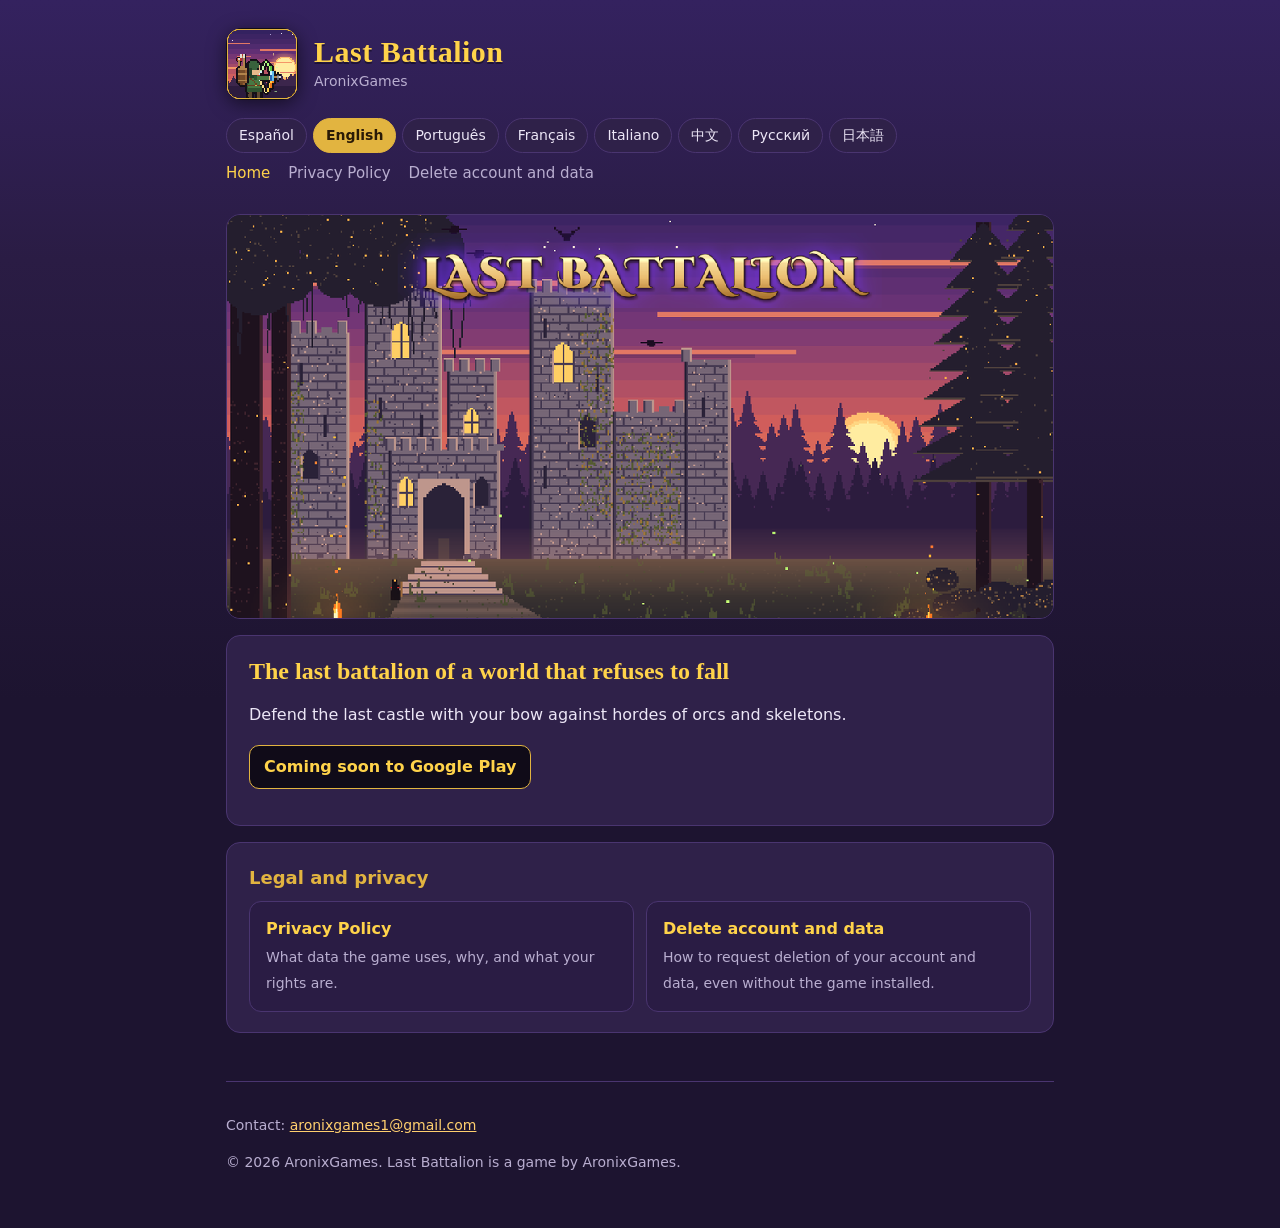
<file: index.html>
<!doctype html>
<html lang="es"><head><meta charset="utf-8"><meta name="viewport" content="width=device-width,initial-scale=1">
<title>Last Battalion · AronixGames</title>
<meta name="description" content="Last Battalion · AronixGames">
<link rel="icon" href="img/icono.png"><link rel="stylesheet" href="estilo.css"></head>
<body><div class="envoltura">
<header><a class="marca" href="index.html"><img src="img/icono.png" alt="Last Battalion"><div><h1>Last Battalion</h1><p>AronixGames</p></div></a>
<nav class="idiomas" aria-label="Idioma / Language"><button type="button" data-l="es" class=on>Español</button><button type="button" data-l="en">English</button><button type="button" data-l="pt">Português</button><button type="button" data-l="fr">Français</button><button type="button" data-l="it">Italiano</button><button type="button" data-l="zh">中文</button><button type="button" data-l="ru">Русский</button><button type="button" data-l="ja">日本語</button></nav>
<nav class="menu"><div class="l on" data-l="es" lang="es"><a data-p="index.html" href="index.html" class=on>Inicio</a><a data-p="privacidad.html" href="privacidad.html">Política de privacidad</a><a data-p="borrar-cuenta.html" href="borrar-cuenta.html">Borrar cuenta y datos</a></div><div class="l" data-l="en" lang="en"><a data-p="index.html" href="index.html" class=on>Home</a><a data-p="privacidad.html" href="privacidad.html">Privacy Policy</a><a data-p="borrar-cuenta.html" href="borrar-cuenta.html">Delete account and data</a></div><div class="l" data-l="pt" lang="pt-BR"><a data-p="index.html" href="index.html" class=on>Início</a><a data-p="privacidad.html" href="privacidad.html">Política de privacidade</a><a data-p="borrar-cuenta.html" href="borrar-cuenta.html">Excluir conta e dados</a></div><div class="l" data-l="fr" lang="fr"><a data-p="index.html" href="index.html" class=on>Accueil</a><a data-p="privacidad.html" href="privacidad.html">Politique de confidentialité</a><a data-p="borrar-cuenta.html" href="borrar-cuenta.html">Supprimer le compte et les données</a></div><div class="l" data-l="it" lang="it"><a data-p="index.html" href="index.html" class=on>Home</a><a data-p="privacidad.html" href="privacidad.html">Informativa sulla privacy</a><a data-p="borrar-cuenta.html" href="borrar-cuenta.html">Elimina account e dati</a></div><div class="l" data-l="zh" lang="zh-CN"><a data-p="index.html" href="index.html" class=on>首页</a><a data-p="privacidad.html" href="privacidad.html">隐私政策</a><a data-p="borrar-cuenta.html" href="borrar-cuenta.html">删除账号和数据</a></div><div class="l" data-l="ru" lang="ru"><a data-p="index.html" href="index.html" class=on>Главная</a><a data-p="privacidad.html" href="privacidad.html">Политика конфиденциальности</a><a data-p="borrar-cuenta.html" href="borrar-cuenta.html">Удаление аккаунта и данных</a></div><div class="l" data-l="ja" lang="ja"><a data-p="index.html" href="index.html" class=on>ホーム</a><a data-p="privacidad.html" href="privacidad.html">プライバシーポリシー</a><a data-p="borrar-cuenta.html" href="borrar-cuenta.html">アカウントとデータの削除</a></div></nav></header>
<main><div class="l on" data-l="es" lang="es"><img class="cabecera" src="img/cabecera.png" alt="Last Battalion"><div class="tarjeta"><h2>El último batallón de un mundo que se niega a caer</h2><p>Defiende el último castillo con tu arco ante hordas de orcos y esqueletos.</p><p><span class="pronto">Próximamente en Google Play</span></p></div><div class="tarjeta"><h3>Información legal y privacidad</h3><div class="enlaces"><a data-p="privacidad.html" href="privacidad.html"><b>Política de privacidad</b><span>Qué datos usa el juego, para qué y cuáles son tus derechos.</span></a><a data-p="borrar-cuenta.html" href="borrar-cuenta.html"><b>Borrar cuenta y datos</b><span>Cómo pedir que se borren tu cuenta y tus datos, incluso sin tener el juego instalado.</span></a></div></div></div><div class="l" data-l="en" lang="en"><img class="cabecera" src="img/cabecera.png" alt="Last Battalion"><div class="tarjeta"><h2>The last battalion of a world that refuses to fall</h2><p>Defend the last castle with your bow against hordes of orcs and skeletons.</p><p><span class="pronto">Coming soon to Google Play</span></p></div><div class="tarjeta"><h3>Legal and privacy</h3><div class="enlaces"><a data-p="privacidad.html" href="privacidad.html"><b>Privacy Policy</b><span>What data the game uses, why, and what your rights are.</span></a><a data-p="borrar-cuenta.html" href="borrar-cuenta.html"><b>Delete account and data</b><span>How to request deletion of your account and data, even without the game installed.</span></a></div></div></div><div class="l" data-l="pt" lang="pt-BR"><img class="cabecera" src="img/cabecera.png" alt="Last Battalion"><div class="tarjeta"><h2>O último batalhão de um mundo que se recusa a cair</h2><p>Defenda o último castelo com seu arco contra hordas de orcs e esqueletos.</p><p><span class="pronto">Em breve no Google Play</span></p></div><div class="tarjeta"><h3>Informações legais e privacidade</h3><div class="enlaces"><a data-p="privacidad.html" href="privacidad.html"><b>Política de privacidade</b><span>Quais dados o jogo usa, para quê e quais são os seus direitos.</span></a><a data-p="borrar-cuenta.html" href="borrar-cuenta.html"><b>Excluir conta e dados</b><span>Como pedir a exclusão da sua conta e dos seus dados, mesmo sem o jogo instalado.</span></a></div></div></div><div class="l" data-l="fr" lang="fr"><img class="cabecera" src="img/cabecera.png" alt="Last Battalion"><div class="tarjeta"><h2>Le dernier bataillon d'un monde qui refuse de tomber</h2><p>Défendez le dernier château à l'arc face aux hordes d'orcs et de squelettes.</p><p><span class="pronto">Bientôt sur Google Play</span></p></div><div class="tarjeta"><h3>Informations légales et confidentialité</h3><div class="enlaces"><a data-p="privacidad.html" href="privacidad.html"><b>Politique de confidentialité</b><span>Quelles données le jeu utilise, pourquoi, et quels sont tes droits.</span></a><a data-p="borrar-cuenta.html" href="borrar-cuenta.html"><b>Supprimer le compte et les données</b><span>Comment demander la suppression de ton compte et de tes données, même sans le jeu installé.</span></a></div></div></div><div class="l" data-l="it" lang="it"><img class="cabecera" src="img/cabecera.png" alt="Last Battalion"><div class="tarjeta"><h2>L'ultimo battaglione di un mondo che si rifiuta di cadere</h2><p>Difendi l'ultimo castello con il tuo arco dalle orde di orchi e scheletri.</p><p><span class="pronto">Presto su Google Play</span></p></div><div class="tarjeta"><h3>Note legali e privacy</h3><div class="enlaces"><a data-p="privacidad.html" href="privacidad.html"><b>Informativa sulla privacy</b><span>Quali dati usa il gioco, perché e quali sono i tuoi diritti.</span></a><a data-p="borrar-cuenta.html" href="borrar-cuenta.html"><b>Elimina account e dati</b><span>Come chiedere la cancellazione del tuo account e dei tuoi dati, anche senza il gioco installato.</span></a></div></div></div><div class="l" data-l="zh" lang="zh-CN"><img class="cabecera" src="img/cabecera.png" alt="Last Battalion"><div class="tarjeta"><h2>一个拒绝倒下的世界的最后一支军团</h2><p>手持长弓，守护最后的城堡，抵御兽人与骷髅大军。</p><p><span class="pronto">即将登陆 Google Play</span></p></div><div class="tarjeta"><h3>法律信息与隐私</h3><div class="enlaces"><a data-p="privacidad.html" href="privacidad.html"><b>隐私政策</b><span>游戏使用哪些数据、用途以及你的权利。</span></a><a data-p="borrar-cuenta.html" href="borrar-cuenta.html"><b>删除账号和数据</b><span>如何申请删除你的账号和数据，即使没有安装游戏也可以。</span></a></div></div></div><div class="l" data-l="ru" lang="ru"><img class="cabecera" src="img/cabecera.png" alt="Last Battalion"><div class="tarjeta"><h2>Последний батальон мира, который отказывается падать</h2><p>Защити последний замок своим луком от орд орков и скелетов.</p><p><span class="pronto">Скоро в Google Play</span></p></div><div class="tarjeta"><h3>Правовая информация и конфиденциальность</h3><div class="enlaces"><a data-p="privacidad.html" href="privacidad.html"><b>Политика конфиденциальности</b><span>Какие данные использует игра, зачем и какие у вас есть права.</span></a><a data-p="borrar-cuenta.html" href="borrar-cuenta.html"><b>Удаление аккаунта и данных</b><span>Как запросить удаление аккаунта и данных, даже без установленной игры.</span></a></div></div></div><div class="l" data-l="ja" lang="ja"><img class="cabecera" src="img/cabecera.png" alt="Last Battalion"><div class="tarjeta"><h2>倒れることを拒む世界、最後の大隊</h2><p>弓を手に、オークとスケルトンの大群から最後の城を守り抜け。</p><p><span class="pronto">Google Play で近日公開</span></p></div><div class="tarjeta"><h3>法的情報とプライバシー</h3><div class="enlaces"><a data-p="privacidad.html" href="privacidad.html"><b>プライバシーポリシー</b><span>ゲームが使用するデータ、その目的、お客様の権利について。</span></a><a data-p="borrar-cuenta.html" href="borrar-cuenta.html"><b>アカウントとデータの削除</b><span>ゲームをインストールしていなくても、アカウントとデータの削除を依頼する方法。</span></a></div></div></div></main>
<footer><div class="l on" data-l="es" lang="es"><p>Contacto: <a href="mailto:aronixgames1@gmail.com">aronixgames1@gmail.com</a></p><p>© 2026 AronixGames. Last Battalion es un juego de AronixGames.</p></div><div class="l" data-l="en" lang="en"><p>Contact: <a href="mailto:aronixgames1@gmail.com">aronixgames1@gmail.com</a></p><p>© 2026 AronixGames. Last Battalion is a game by AronixGames.</p></div><div class="l" data-l="pt" lang="pt-BR"><p>Contato: <a href="mailto:aronixgames1@gmail.com">aronixgames1@gmail.com</a></p><p>© 2026 AronixGames. Last Battalion é um jogo da AronixGames.</p></div><div class="l" data-l="fr" lang="fr"><p>Contact: <a href="mailto:aronixgames1@gmail.com">aronixgames1@gmail.com</a></p><p>© 2026 AronixGames. Last Battalion est un jeu d'AronixGames.</p></div><div class="l" data-l="it" lang="it"><p>Contatti: <a href="mailto:aronixgames1@gmail.com">aronixgames1@gmail.com</a></p><p>© 2026 AronixGames. Last Battalion è un gioco di AronixGames.</p></div><div class="l" data-l="zh" lang="zh-CN"><p>联系我们: <a href="mailto:aronixgames1@gmail.com">aronixgames1@gmail.com</a></p><p>© 2026 AronixGames。Last Battalion 是 AronixGames 出品的游戏。</p></div><div class="l" data-l="ru" lang="ru"><p>Контакты: <a href="mailto:aronixgames1@gmail.com">aronixgames1@gmail.com</a></p><p>© 2026 AronixGames. Last Battalion — игра от AronixGames.</p></div><div class="l" data-l="ja" lang="ja"><p>お問い合わせ: <a href="mailto:aronixgames1@gmail.com">aronixgames1@gmail.com</a></p><p>© 2026 AronixGames. Last Battalion は AronixGames のゲームです。</p></div></footer></div>
<script src="idioma.js"></script></body></html>
</file>
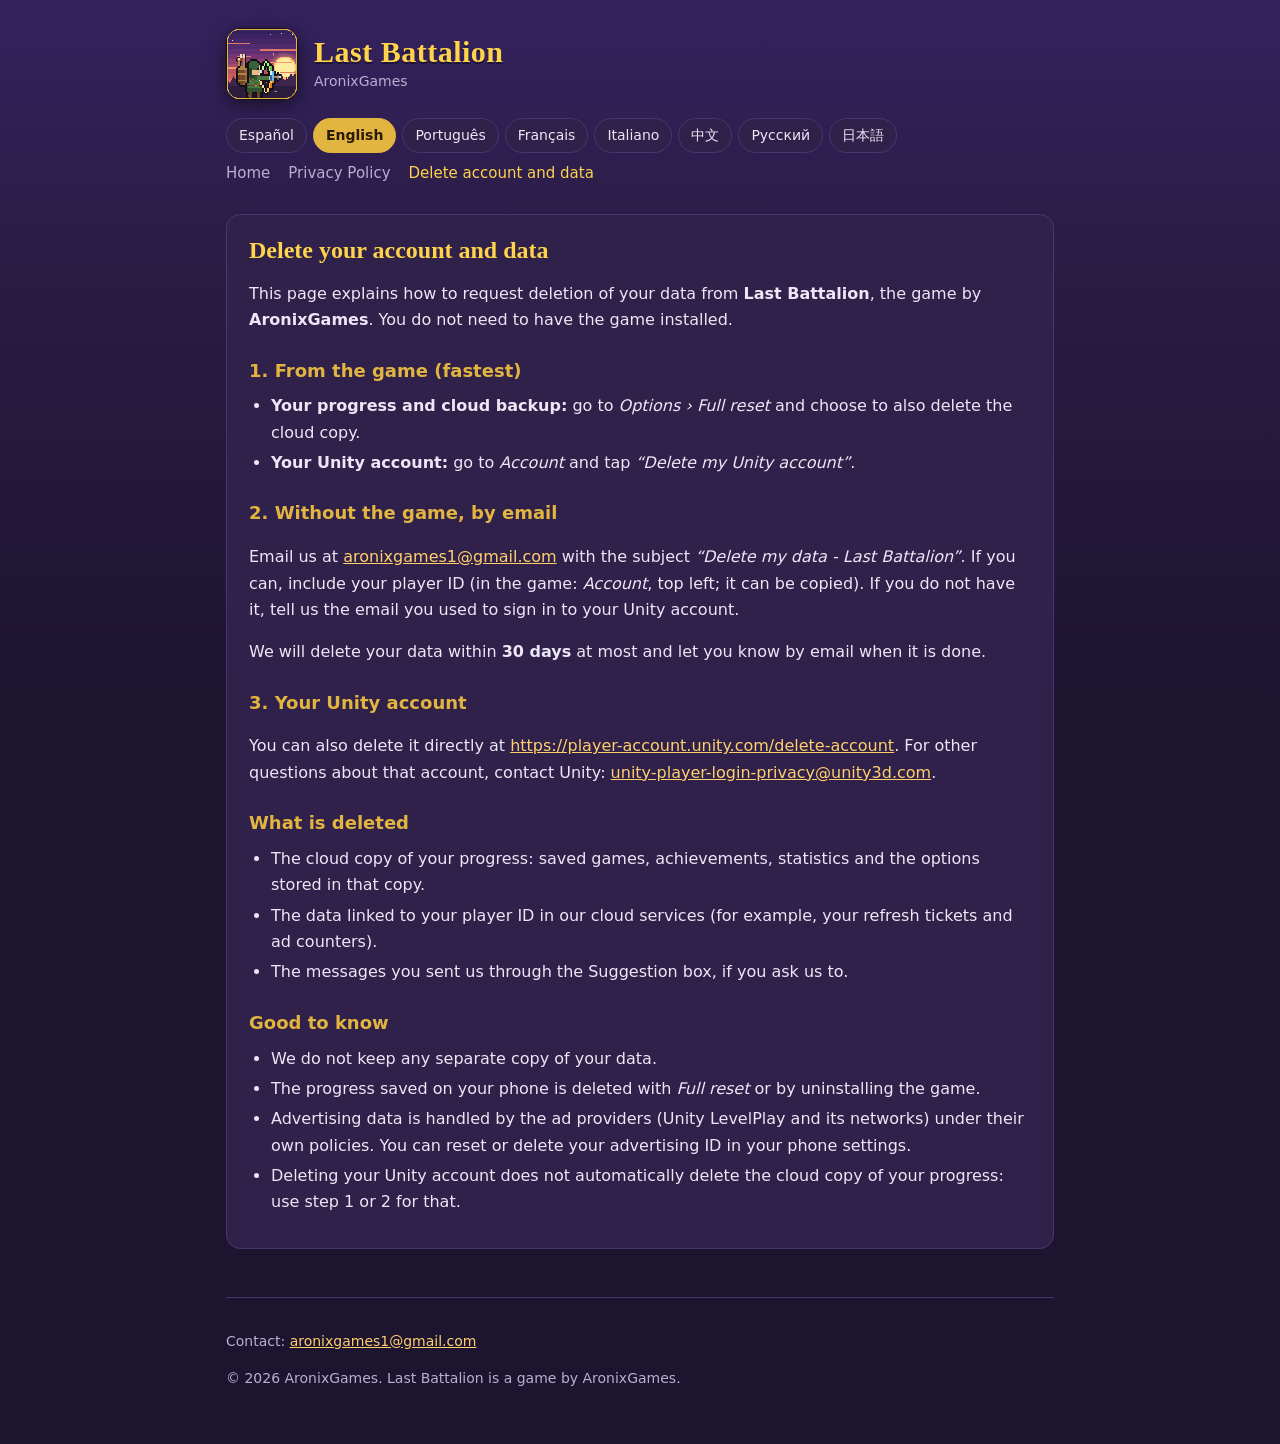
<file: borrar-cuenta.html>
<!doctype html>
<html lang="es"><head><meta charset="utf-8"><meta name="viewport" content="width=device-width,initial-scale=1">
<title>Borrar cuenta y datos · Last Battalion</title>
<meta name="description" content="Last Battalion · AronixGames">
<link rel="icon" href="img/icono.png"><link rel="stylesheet" href="estilo.css"></head>
<body><div class="envoltura">
<header><a class="marca" href="index.html"><img src="img/icono.png" alt="Last Battalion"><div><h1>Last Battalion</h1><p>AronixGames</p></div></a>
<nav class="idiomas" aria-label="Idioma / Language"><button type="button" data-l="es" class=on>Español</button><button type="button" data-l="en">English</button><button type="button" data-l="pt">Português</button><button type="button" data-l="fr">Français</button><button type="button" data-l="it">Italiano</button><button type="button" data-l="zh">中文</button><button type="button" data-l="ru">Русский</button><button type="button" data-l="ja">日本語</button></nav>
<nav class="menu"><div class="l on" data-l="es" lang="es"><a data-p="index.html" href="index.html">Inicio</a><a data-p="privacidad.html" href="privacidad.html">Política de privacidad</a><a data-p="borrar-cuenta.html" href="borrar-cuenta.html" class=on>Borrar cuenta y datos</a></div><div class="l" data-l="en" lang="en"><a data-p="index.html" href="index.html">Home</a><a data-p="privacidad.html" href="privacidad.html">Privacy Policy</a><a data-p="borrar-cuenta.html" href="borrar-cuenta.html" class=on>Delete account and data</a></div><div class="l" data-l="pt" lang="pt-BR"><a data-p="index.html" href="index.html">Início</a><a data-p="privacidad.html" href="privacidad.html">Política de privacidade</a><a data-p="borrar-cuenta.html" href="borrar-cuenta.html" class=on>Excluir conta e dados</a></div><div class="l" data-l="fr" lang="fr"><a data-p="index.html" href="index.html">Accueil</a><a data-p="privacidad.html" href="privacidad.html">Politique de confidentialité</a><a data-p="borrar-cuenta.html" href="borrar-cuenta.html" class=on>Supprimer le compte et les données</a></div><div class="l" data-l="it" lang="it"><a data-p="index.html" href="index.html">Home</a><a data-p="privacidad.html" href="privacidad.html">Informativa sulla privacy</a><a data-p="borrar-cuenta.html" href="borrar-cuenta.html" class=on>Elimina account e dati</a></div><div class="l" data-l="zh" lang="zh-CN"><a data-p="index.html" href="index.html">首页</a><a data-p="privacidad.html" href="privacidad.html">隐私政策</a><a data-p="borrar-cuenta.html" href="borrar-cuenta.html" class=on>删除账号和数据</a></div><div class="l" data-l="ru" lang="ru"><a data-p="index.html" href="index.html">Главная</a><a data-p="privacidad.html" href="privacidad.html">Политика конфиденциальности</a><a data-p="borrar-cuenta.html" href="borrar-cuenta.html" class=on>Удаление аккаунта и данных</a></div><div class="l" data-l="ja" lang="ja"><a data-p="index.html" href="index.html">ホーム</a><a data-p="privacidad.html" href="privacidad.html">プライバシーポリシー</a><a data-p="borrar-cuenta.html" href="borrar-cuenta.html" class=on>アカウントとデータの削除</a></div></nav></header>
<main><div class="l on" data-l="es" lang="es"><div class="tarjeta"><h2>Borrar tu cuenta y tus datos</h2><p>Aquí te explicamos cómo pedir que se borren tus datos de <b>Last Battalion</b>, el juego de <b>AronixGames</b>. No necesitas tener el juego instalado.</p><h3>1. Desde el juego (lo más rápido)</h3><ul><li><b>Tu progreso y la copia en la nube:</b> entra en <i>Opciones › Reinicio total</i> y elige borrar también la copia de la nube.</li><li><b>Tu cuenta Unity:</b> entra en <i>Cuenta</i> y pulsa <i>«Borrar mi cuenta Unity»</i>.</li></ul><h3>2. Sin el juego, por correo</h3><p>Escríbenos a <a href="mailto:aronixgames1@gmail.com?subject=Borrar%20mis%20datos%20-%20Last%20Battalion">aronixgames1@gmail.com</a> con el asunto <i>«Borrar mis datos - Last Battalion»</i>. Si puedes, incluye tu ID de jugador (en el juego: <i>Cuenta</i>, arriba a la izquierda; se puede copiar). Si no lo tienes, dinos el correo con el que iniciaste sesión en tu cuenta Unity.</p><p>Borraremos tus datos en un plazo máximo de <b>30 días</b> y te avisaremos por correo cuando esté hecho.</p><h3>3. Tu cuenta Unity</h3><p>También puedes borrarla directamente en <a href="https://player-account.unity.com/delete-account">https://player-account.unity.com/delete-account</a>. Para otras consultas sobre esa cuenta, escribe a Unity: <a href="mailto:unity-player-login-privacy@unity3d.com">unity-player-login-privacy@unity3d.com</a>.</p><h3>Qué se borra</h3><ul><li>La copia de tu progreso en la nube: partidas, logros, estadísticas y las opciones guardadas en esa copia.</li><li>Los datos ligados a tu ID de jugador en nuestros servicios en la nube (por ejemplo, tus tickets de refresco y los contadores de anuncios).</li><li>Los mensajes que nos hayas enviado con el buzón de Sugerencias, si nos lo pides.</li></ul><h3>Qué debes saber</h3><ul><li>No guardamos ninguna copia aparte de tus datos.</li><li>El progreso guardado en tu teléfono se borra con <i>Reinicio total</i> o al desinstalar el juego.</li><li>Los datos de publicidad los gestionan los proveedores de anuncios (Unity LevelPlay y sus redes) según sus propias políticas. Puedes restablecer o borrar el ID de publicidad desde los ajustes de tu teléfono.</li><li>Borrar tu cuenta Unity no borra automáticamente la copia de tu progreso en la nube: para eso usa el punto 1 o el 2.</li></ul></div></div><div class="l" data-l="en" lang="en"><div class="tarjeta"><h2>Delete your account and data</h2><p>This page explains how to request deletion of your data from <b>Last Battalion</b>, the game by <b>AronixGames</b>. You do not need to have the game installed.</p><h3>1. From the game (fastest)</h3><ul><li><b>Your progress and cloud backup:</b> go to <i>Options › Full reset</i> and choose to also delete the cloud copy.</li><li><b>Your Unity account:</b> go to <i>Account</i> and tap <i>“Delete my Unity account”</i>.</li></ul><h3>2. Without the game, by email</h3><p>Email us at <a href="mailto:aronixgames1@gmail.com?subject=Delete%20my%20data%20-%20Last%20Battalion">aronixgames1@gmail.com</a> with the subject <i>“Delete my data - Last Battalion”</i>. If you can, include your player ID (in the game: <i>Account</i>, top left; it can be copied). If you do not have it, tell us the email you used to sign in to your Unity account.</p><p>We will delete your data within <b>30 days</b> at most and let you know by email when it is done.</p><h3>3. Your Unity account</h3><p>You can also delete it directly at <a href="https://player-account.unity.com/delete-account">https://player-account.unity.com/delete-account</a>. For other questions about that account, contact Unity: <a href="mailto:unity-player-login-privacy@unity3d.com">unity-player-login-privacy@unity3d.com</a>.</p><h3>What is deleted</h3><ul><li>The cloud copy of your progress: saved games, achievements, statistics and the options stored in that copy.</li><li>The data linked to your player ID in our cloud services (for example, your refresh tickets and ad counters).</li><li>The messages you sent us through the Suggestion box, if you ask us to.</li></ul><h3>Good to know</h3><ul><li>We do not keep any separate copy of your data.</li><li>The progress saved on your phone is deleted with <i>Full reset</i> or by uninstalling the game.</li><li>Advertising data is handled by the ad providers (Unity LevelPlay and its networks) under their own policies. You can reset or delete your advertising ID in your phone settings.</li><li>Deleting your Unity account does not automatically delete the cloud copy of your progress: use step 1 or 2 for that.</li></ul></div></div><div class="l" data-l="pt" lang="pt-BR"><div class="tarjeta"><h2>Excluir sua conta e seus dados</h2><p>Aqui explicamos como pedir a exclusão dos seus dados do <b>Last Battalion</b>, o jogo da <b>AronixGames</b>. Você não precisa ter o jogo instalado.</p><h3>1. Pelo jogo (o mais rápido)</h3><ul><li><b>Seu progresso e a cópia na nuvem:</b> vá em <i>Opções › Reinício total</i> e escolha excluir também a cópia da nuvem.</li><li><b>Sua conta Unity:</b> vá em <i>Conta</i> e toque em <i>“Excluir minha conta Unity”</i>.</li></ul><h3>2. Sem o jogo, por e-mail</h3><p>Escreva para <a href="mailto:aronixgames1@gmail.com?subject=Excluir%20meus%20dados%20-%20Last%20Battalion">aronixgames1@gmail.com</a> com o assunto <i>“Excluir meus dados - Last Battalion”</i>. Se puder, inclua seu ID de jogador (no jogo: <i>Conta</i>, no canto superior esquerdo; dá para copiar). Se não tiver, informe o e-mail usado para entrar na sua conta Unity.</p><p>Excluiremos seus dados em no máximo <b>30 dias</b> e avisaremos por e-mail quando estiver feito.</p><h3>3. Sua conta Unity</h3><p>Você também pode excluí-la diretamente em <a href="https://player-account.unity.com/delete-account">https://player-account.unity.com/delete-account</a>. Para outras dúvidas sobre essa conta, escreva para a Unity: <a href="mailto:unity-player-login-privacy@unity3d.com">unity-player-login-privacy@unity3d.com</a>.</p><h3>O que é excluído</h3><ul><li>A cópia do seu progresso na nuvem: partidas, conquistas, estatísticas e as opções salvas nessa cópia.</li><li>Os dados ligados ao seu ID de jogador nos nossos serviços em nuvem (por exemplo, seus tickets de recarga e os contadores de anúncios).</li><li>As mensagens que você nos enviou pela caixa de Sugestões, se você pedir.</li></ul><h3>Bom saber</h3><ul><li>Não guardamos nenhuma cópia separada dos seus dados.</li><li>O progresso salvo no seu celular é apagado com <i>Reinício total</i> ou ao desinstalar o jogo.</li><li>Os dados de publicidade são tratados pelos provedores de anúncios (Unity LevelPlay e suas redes) segundo as políticas deles. Você pode redefinir ou excluir o ID de publicidade nas configurações do celular.</li><li>Excluir sua conta Unity não exclui automaticamente a cópia do seu progresso na nuvem: para isso, use o passo 1 ou 2.</li></ul></div></div><div class="l" data-l="fr" lang="fr"><div class="tarjeta"><h2>Supprimer ton compte et tes données</h2><p>Cette page explique comment demander la suppression de tes données de <b>Last Battalion</b>, le jeu d'<b>AronixGames</b>. Tu n'as pas besoin d'avoir le jeu installé.</p><h3>1. Depuis le jeu (le plus rapide)</h3><ul><li><b>Ta progression et la copie cloud :</b> va dans <i>Options › Réinitialisation totale</i> et choisis de supprimer aussi la copie cloud.</li><li><b>Ton compte Unity :</b> va dans <i>Compte</i> et appuie sur <i>« Supprimer mon compte Unity »</i>.</li></ul><h3>2. Sans le jeu, par e-mail</h3><p>Écris-nous à <a href="mailto:aronixgames1@gmail.com?subject=Supprimer%20mes%20donnees%20-%20Last%20Battalion">aronixgames1@gmail.com</a> avec l'objet <i>« Supprimer mes donnees - Last Battalion »</i>. Si possible, indique ton identifiant de joueur (dans le jeu : <i>Compte</i>, en haut à gauche ; il peut être copié). Sinon, indique l'e-mail utilisé pour te connecter à ton compte Unity.</p><p>Nous supprimerons tes données dans un délai maximum de <b>30 jours</b> et te préviendrons par e-mail une fois que ce sera fait.</p><h3>3. Ton compte Unity</h3><p>Tu peux aussi le supprimer directement sur <a href="https://player-account.unity.com/delete-account">https://player-account.unity.com/delete-account</a>. Pour toute autre question sur ce compte, écris à Unity : <a href="mailto:unity-player-login-privacy@unity3d.com">unity-player-login-privacy@unity3d.com</a>.</p><h3>Ce qui est supprimé</h3><ul><li>La copie cloud de ta progression : parties, succès, statistiques et options enregistrées dans cette copie.</li><li>Les données liées à ton identifiant de joueur dans nos services cloud (par exemple, tes tickets de recharge et les compteurs de publicités).</li><li>Les messages que tu nous as envoyés via la boîte à idées, si tu le demandes.</li></ul><h3>Bon à savoir</h3><ul><li>Nous ne conservons aucune copie séparée de tes données.</li><li>La progression enregistrée sur ton téléphone est effacée avec <i>Réinitialisation totale</i> ou en désinstallant le jeu.</li><li>Les données publicitaires sont gérées par les fournisseurs de publicités (Unity LevelPlay et ses réseaux) selon leurs propres politiques. Tu peux réinitialiser ou supprimer l'identifiant publicitaire dans les réglages de ton téléphone.</li><li>Supprimer ton compte Unity ne supprime pas automatiquement la copie cloud de ta progression : utilise pour cela l'étape 1 ou 2.</li></ul></div></div><div class="l" data-l="it" lang="it"><div class="tarjeta"><h2>Elimina il tuo account e i tuoi dati</h2><p>Qui spieghiamo come chiedere la cancellazione dei tuoi dati di <b>Last Battalion</b>, il gioco di <b>AronixGames</b>. Non serve avere il gioco installato.</p><h3>1. Dal gioco (il modo più rapido)</h3><ul><li><b>I tuoi progressi e la copia nel cloud:</b> vai in <i>Opzioni › Reset totale</i> e scegli di cancellare anche la copia nel cloud.</li><li><b>Il tuo account Unity:</b> vai in <i>Account</i> e tocca <i>«Elimina il mio account Unity»</i>.</li></ul><h3>2. Senza il gioco, via e-mail</h3><p>Scrivici a <a href="mailto:aronixgames1@gmail.com?subject=Cancellare%20i%20miei%20dati%20-%20Last%20Battalion">aronixgames1@gmail.com</a> con oggetto <i>«Cancellare i miei dati - Last Battalion»</i>. Se puoi, includi il tuo ID giocatore (nel gioco: <i>Account</i>, in alto a sinistra; si può copiare). Se non lo hai, indicaci l'e-mail con cui accedi al tuo account Unity.</p><p>Cancelleremo i tuoi dati entro <b>30 giorni</b> al massimo e ti avviseremo via e-mail a operazione conclusa.</p><h3>3. Il tuo account Unity</h3><p>Puoi anche eliminarlo direttamente su <a href="https://player-account.unity.com/delete-account">https://player-account.unity.com/delete-account</a>. Per altre domande su quell'account, scrivi a Unity: <a href="mailto:unity-player-login-privacy@unity3d.com">unity-player-login-privacy@unity3d.com</a>.</p><h3>Cosa viene cancellato</h3><ul><li>La copia dei tuoi progressi nel cloud: partite, obiettivi, statistiche e le opzioni salvate in quella copia.</li><li>I dati legati al tuo ID giocatore nei nostri servizi cloud (per esempio, i tuoi biglietti di ricarica e i contatori degli annunci).</li><li>I messaggi che ci hai inviato con la cassetta dei suggerimenti, se ce lo chiedi.</li></ul><h3>Buono a sapersi</h3><ul><li>Non conserviamo alcuna copia separata dei tuoi dati.</li><li>I progressi salvati sul telefono si cancellano con <i>Reset totale</i> o disinstallando il gioco.</li><li>I dati pubblicitari sono gestiti dai fornitori di annunci (Unity LevelPlay e le sue reti) secondo le loro politiche. Puoi reimpostare o eliminare l'ID pubblicità dalle impostazioni del telefono.</li><li>Eliminare l'account Unity non cancella automaticamente la copia dei tuoi progressi nel cloud: per questo usa il punto 1 o 2.</li></ul></div></div><div class="l" data-l="zh" lang="zh-CN"><div class="tarjeta"><h2>删除你的账号和数据</h2><p>本页介绍如何申请删除你在 <b>AronixGames</b> 的游戏 <b>Last Battalion</b> 中的数据。无需安装游戏。</p><h3>1. 在游戏内（最快）</h3><ul><li><b>你的进度和云存档：</b>进入<i>选项 › 完全重置</i>，并选择同时删除云存档。</li><li><b>你的 Unity 账号：</b>进入<i>账号</i>，点击<i>“删除我的 Unity 账号”</i>。</li></ul><h3>2. 不使用游戏，通过电子邮件</h3><p>请发送邮件至 <a href="mailto:aronixgames1@gmail.com?subject=Delete%20my%20data%20-%20Last%20Battalion">aronixgames1@gmail.com</a>，主题为<i>“Delete my data - Last Battalion”</i>。如果可以，请附上你的玩家 ID（游戏内：<i>账号</i>，左上角，可复制）。如果没有，请告诉我们你登录 Unity 账号所用的邮箱。</p><p>我们会在最多 <b>30 天</b>内删除你的数据，并在完成后通过邮件通知你。</p><h3>3. 你的 Unity 账号</h3><p>你也可以直接在 <a href="https://player-account.unity.com/delete-account">https://player-account.unity.com/delete-account</a> 删除该账号。关于该账号的其他问题，请联系 Unity：<a href="mailto:unity-player-login-privacy@unity3d.com">unity-player-login-privacy@unity3d.com</a>。</p><h3>会删除的内容</h3><ul><li>你的云存档：存档、成就、统计数据以及保存在该存档中的选项。</li><li>在我们的云服务中与你的玩家 ID 相关联的数据（例如刷新券和广告计数）。</li><li>你通过意见箱发给我们的消息（如你要求）。</li></ul><h3>须知</h3><ul><li>我们不会另外保留你的数据副本。</li><li>保存在手机上的进度可通过<i>完全重置</i>或卸载游戏删除。</li><li>广告数据由广告提供商（Unity LevelPlay 及其广告网络）按其各自的政策处理。你可以在手机设置中重置或删除广告 ID。</li><li>删除 Unity 账号不会自动删除你的云存档：请使用第 1 或第 2 种方式。</li></ul></div></div><div class="l" data-l="ru" lang="ru"><div class="tarjeta"><h2>Удаление аккаунта и данных</h2><p>Здесь объясняется, как запросить удаление ваших данных в <b>Last Battalion</b> — игре от <b>AronixGames</b>. Устанавливать игру не нужно.</p><h3>1. В игре (быстрее всего)</h3><ul><li><b>Ваш прогресс и облачная копия:</b> откройте <i>Настройки › Полный сброс</i> и выберите удаление облачной копии.</li><li><b>Ваш аккаунт Unity:</b> откройте <i>Аккаунт</i> и нажмите <i>«Удалить аккаунт Unity»</i>.</li></ul><h3>2. Без игры, по электронной почте</h3><p>Напишите нам на <a href="mailto:aronixgames1@gmail.com?subject=Delete%20my%20data%20-%20Last%20Battalion">aronixgames1@gmail.com</a> с темой <i>«Delete my data - Last Battalion»</i>. По возможности укажите ваш ID игрока (в игре: <i>Аккаунт</i>, вверху слева; его можно скопировать). Если его нет, укажите e-mail, с которым вы входите в аккаунт Unity.</p><p>Мы удалим ваши данные не позднее чем через <b>30 дней</b> и сообщим вам по почте, когда это будет сделано.</p><h3>3. Ваш аккаунт Unity</h3><p>Его также можно удалить напрямую на странице <a href="https://player-account.unity.com/delete-account">https://player-account.unity.com/delete-account</a>. По другим вопросам об этом аккаунте пишите в Unity: <a href="mailto:unity-player-login-privacy@unity3d.com">unity-player-login-privacy@unity3d.com</a>.</p><h3>Что удаляется</h3><ul><li>Облачная копия вашего прогресса: сохранения, достижения, статистика и настройки, сохранённые в этой копии.</li><li>Данные, связанные с вашим ID игрока в наших облачных сервисах (например, билеты перезарядки и счётчики рекламы).</li><li>Сообщения, отправленные нам через ящик предложений, — если вы об этом попросите.</li></ul><h3>Полезно знать</h3><ul><li>Мы не храним отдельных копий ваших данных.</li><li>Прогресс, сохранённый на телефоне, удаляется через <i>Полный сброс</i> или при удалении игры.</li><li>Рекламные данные обрабатываются рекламными партнёрами (Unity LevelPlay и его сети) по их собственным правилам. Рекламный ID можно сбросить или удалить в настройках телефона.</li><li>Удаление аккаунта Unity не удаляет автоматически облачную копию вашего прогресса: для этого используйте способ 1 или 2.</li></ul></div></div><div class="l" data-l="ja" lang="ja"><div class="tarjeta"><h2>アカウントとデータの削除</h2><p>このページでは、<b>AronixGames</b> のゲーム <b>Last Battalion</b> のデータ削除を依頼する方法を説明します。ゲームをインストールしている必要はありません。</p><h3>1. ゲーム内から（最も早い方法）</h3><ul><li><b>進行状況とクラウドのコピー：</b><i>オプション › 完全リセット</i> を開き、クラウドのコピーも削除するを選択してください。</li><li><b>Unity アカウント：</b><i>アカウント</i> を開き、<i>「Unity アカウントを削除」</i>をタップしてください。</li></ul><h3>2. ゲームを使わずにメールで</h3><p><a href="mailto:aronixgames1@gmail.com?subject=Delete%20my%20data%20-%20Last%20Battalion">aronixgames1@gmail.com</a> 宛てに、件名<i>「Delete my data - Last Battalion」</i>でご連絡ください。可能であればプレイヤー ID（ゲーム内の <i>アカウント</i>、左上に表示。コピー可能）を記載してください。わからない場合は、Unity アカウントのログインに使用しているメールアドレスをお知らせください。</p><p>最長 <b>30 日</b>以内にデータを削除し、完了したらメールでお知らせします。</p><h3>3. Unity アカウント</h3><p><a href="https://player-account.unity.com/delete-account">https://player-account.unity.com/delete-account</a> から直接削除することもできます。このアカウントに関するその他のお問い合わせは Unity へ：<a href="mailto:unity-player-login-privacy@unity3d.com">unity-player-login-privacy@unity3d.com</a>。</p><h3>削除されるもの</h3><ul><li>クラウド上の進行状況のコピー：セーブデータ、実績、統計、およびそのコピーに保存された設定。</li><li>当方のクラウドサービスでプレイヤー ID に紐づくデータ（例：リフレッシュチケットや広告のカウンター）。</li><li>ご意見箱から送信されたメッセージ（ご希望の場合）。</li></ul><h3>ご注意</h3><ul><li>当方はデータの別コピーを保管しません。</li><li>端末に保存された進行状況は、<i>完全リセット</i> またはゲームのアンインストールで削除されます。</li><li>広告データは広告事業者（Unity LevelPlay およびそのネットワーク）が各社のポリシーに基づいて取り扱います。広告 ID は端末の設定からリセットまたは削除できます。</li><li>Unity アカウントを削除しても、クラウド上の進行状況のコピーは自動では削除されません。1 または 2 の方法をご利用ください。</li></ul></div></div></main>
<footer><div class="l on" data-l="es" lang="es"><p>Contacto: <a href="mailto:aronixgames1@gmail.com">aronixgames1@gmail.com</a></p><p>© 2026 AronixGames. Last Battalion es un juego de AronixGames.</p></div><div class="l" data-l="en" lang="en"><p>Contact: <a href="mailto:aronixgames1@gmail.com">aronixgames1@gmail.com</a></p><p>© 2026 AronixGames. Last Battalion is a game by AronixGames.</p></div><div class="l" data-l="pt" lang="pt-BR"><p>Contato: <a href="mailto:aronixgames1@gmail.com">aronixgames1@gmail.com</a></p><p>© 2026 AronixGames. Last Battalion é um jogo da AronixGames.</p></div><div class="l" data-l="fr" lang="fr"><p>Contact: <a href="mailto:aronixgames1@gmail.com">aronixgames1@gmail.com</a></p><p>© 2026 AronixGames. Last Battalion est un jeu d'AronixGames.</p></div><div class="l" data-l="it" lang="it"><p>Contatti: <a href="mailto:aronixgames1@gmail.com">aronixgames1@gmail.com</a></p><p>© 2026 AronixGames. Last Battalion è un gioco di AronixGames.</p></div><div class="l" data-l="zh" lang="zh-CN"><p>联系我们: <a href="mailto:aronixgames1@gmail.com">aronixgames1@gmail.com</a></p><p>© 2026 AronixGames。Last Battalion 是 AronixGames 出品的游戏。</p></div><div class="l" data-l="ru" lang="ru"><p>Контакты: <a href="mailto:aronixgames1@gmail.com">aronixgames1@gmail.com</a></p><p>© 2026 AronixGames. Last Battalion — игра от AronixGames.</p></div><div class="l" data-l="ja" lang="ja"><p>お問い合わせ: <a href="mailto:aronixgames1@gmail.com">aronixgames1@gmail.com</a></p><p>© 2026 AronixGames. Last Battalion は AronixGames のゲームです。</p></div></footer></div>
<script src="idioma.js"></script></body></html>
</file>
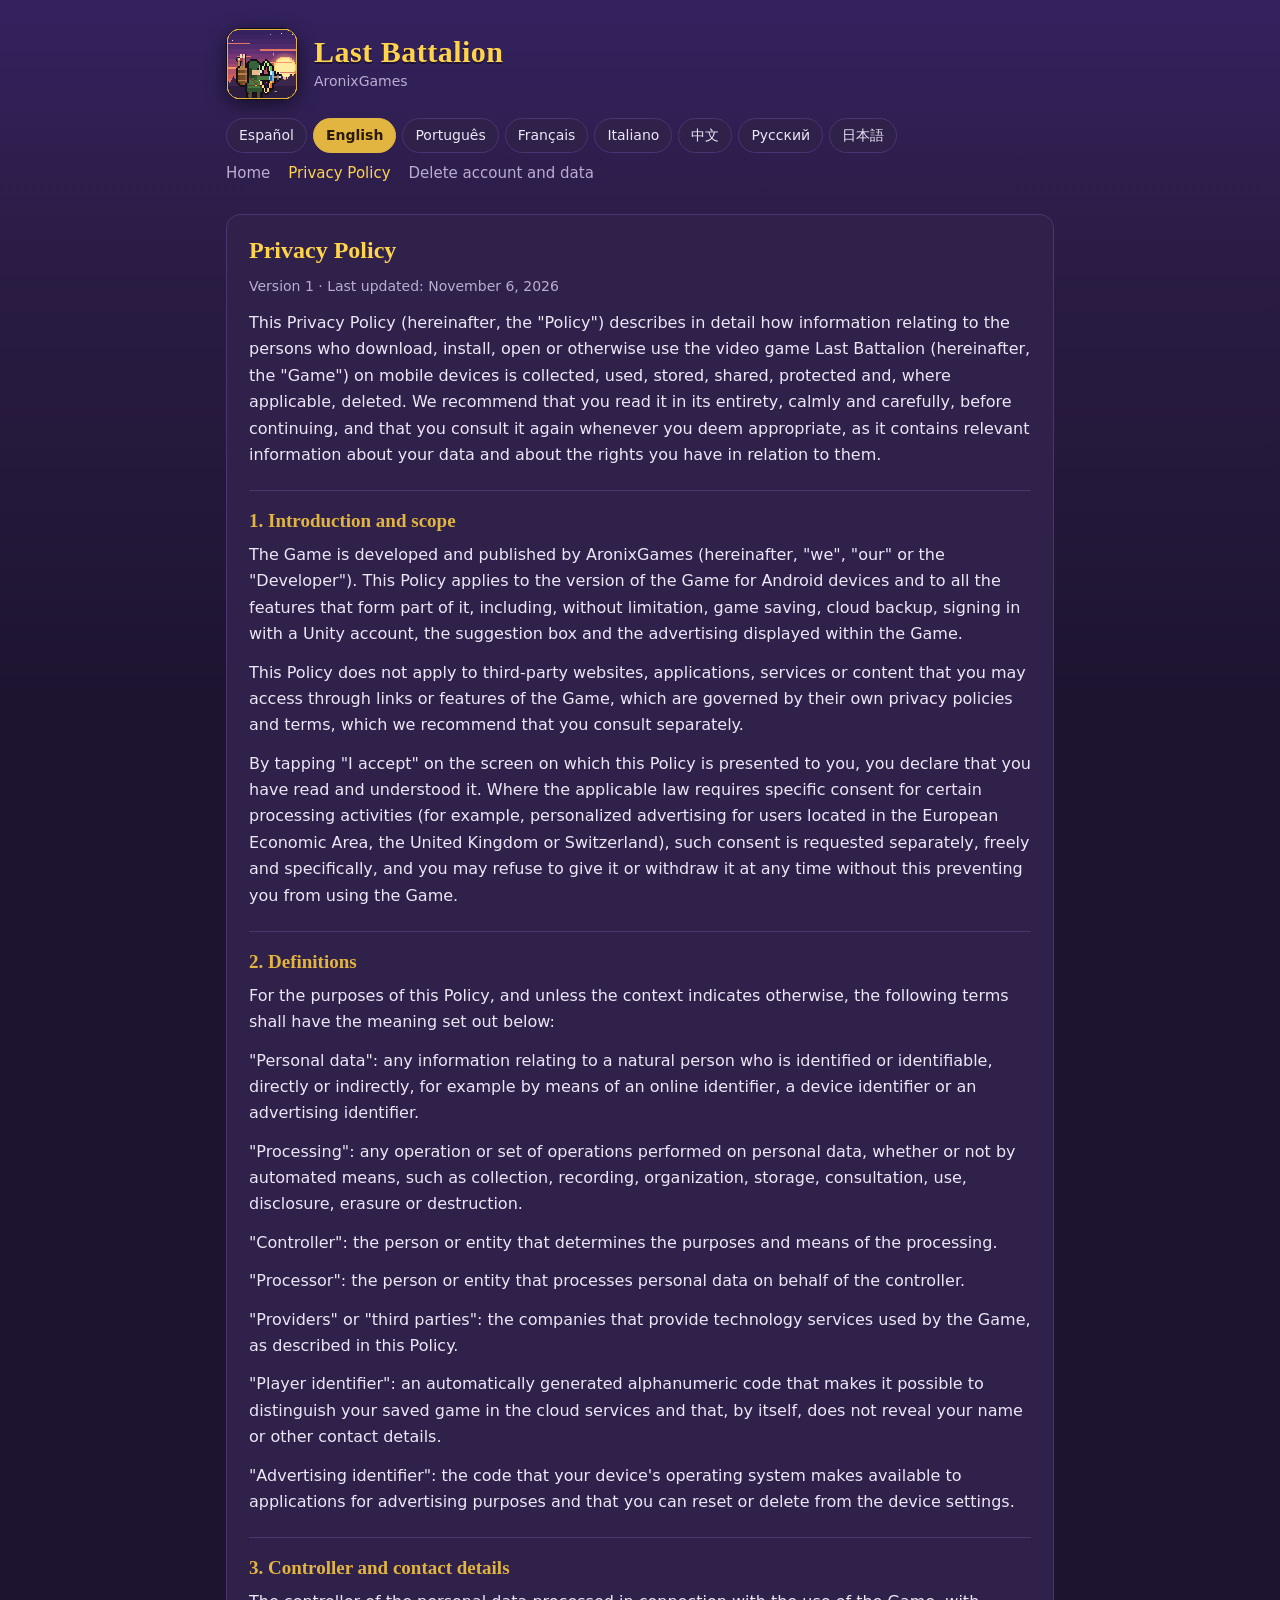
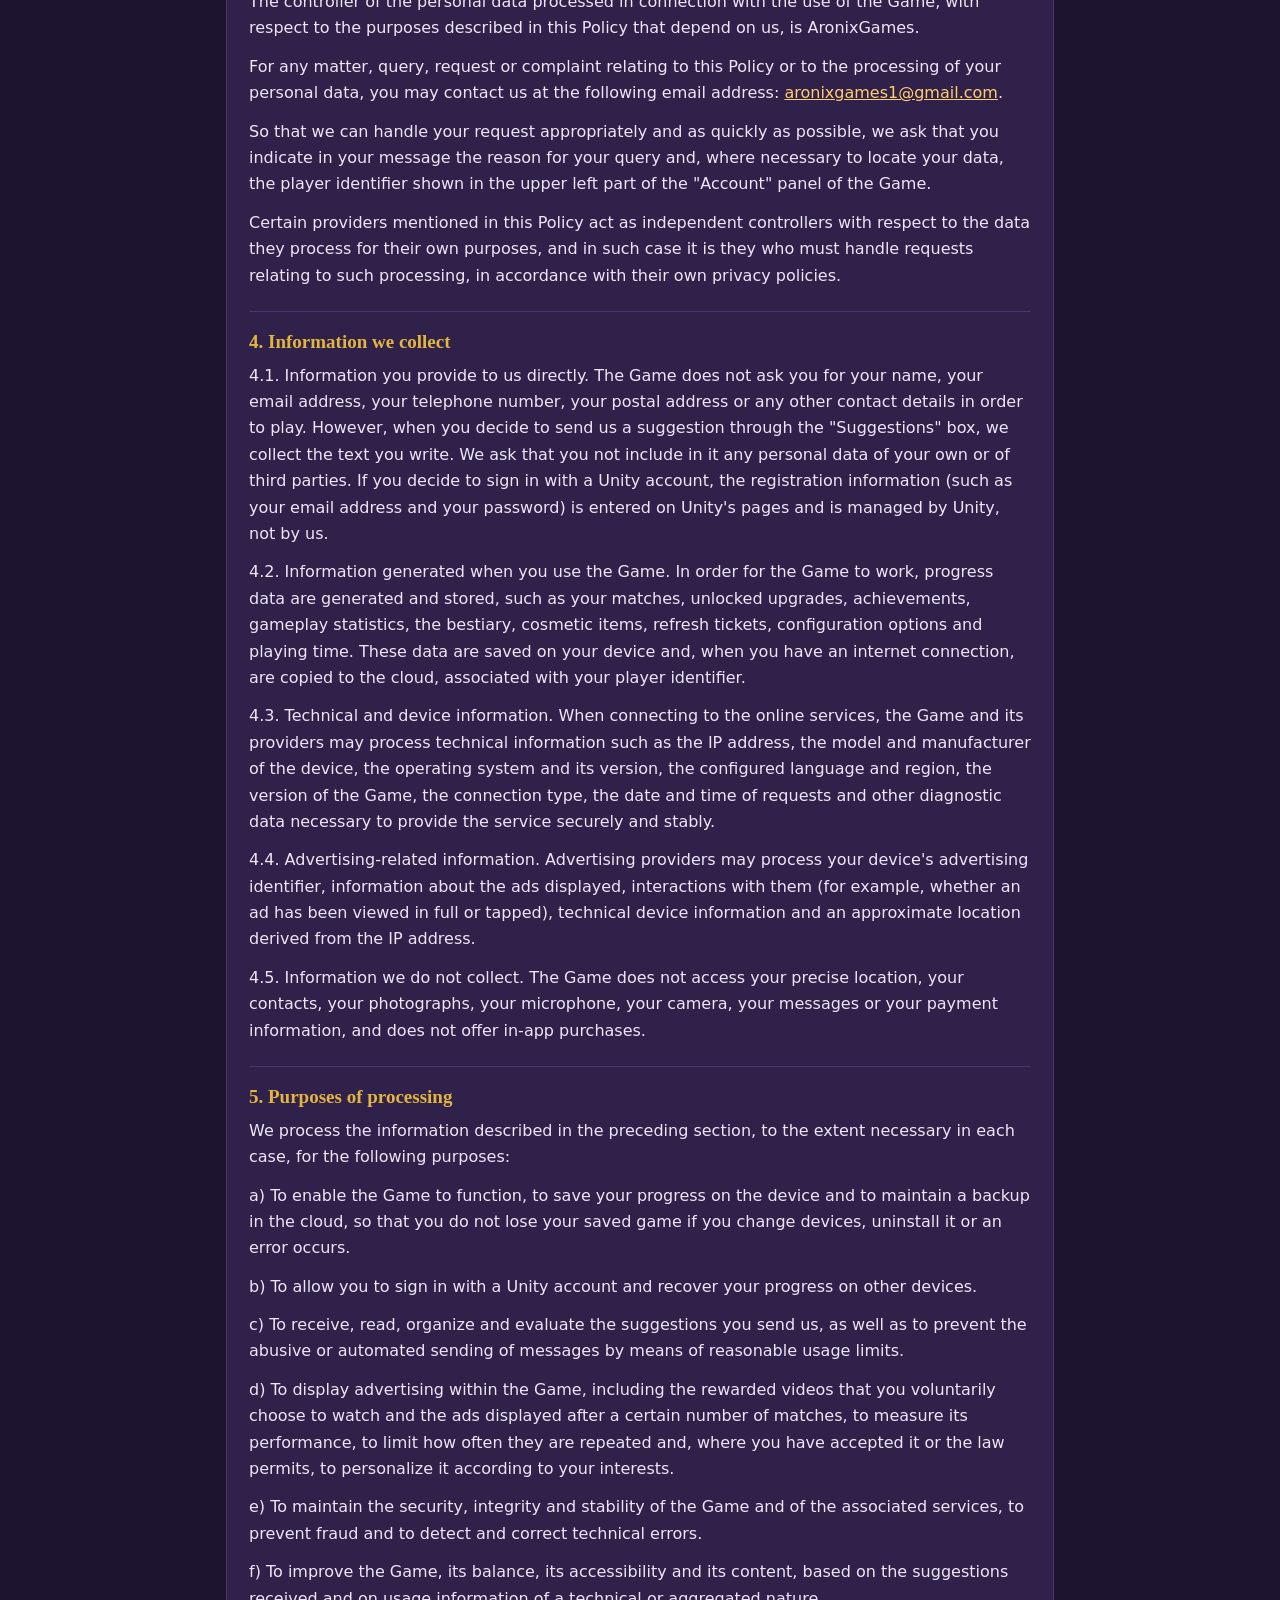
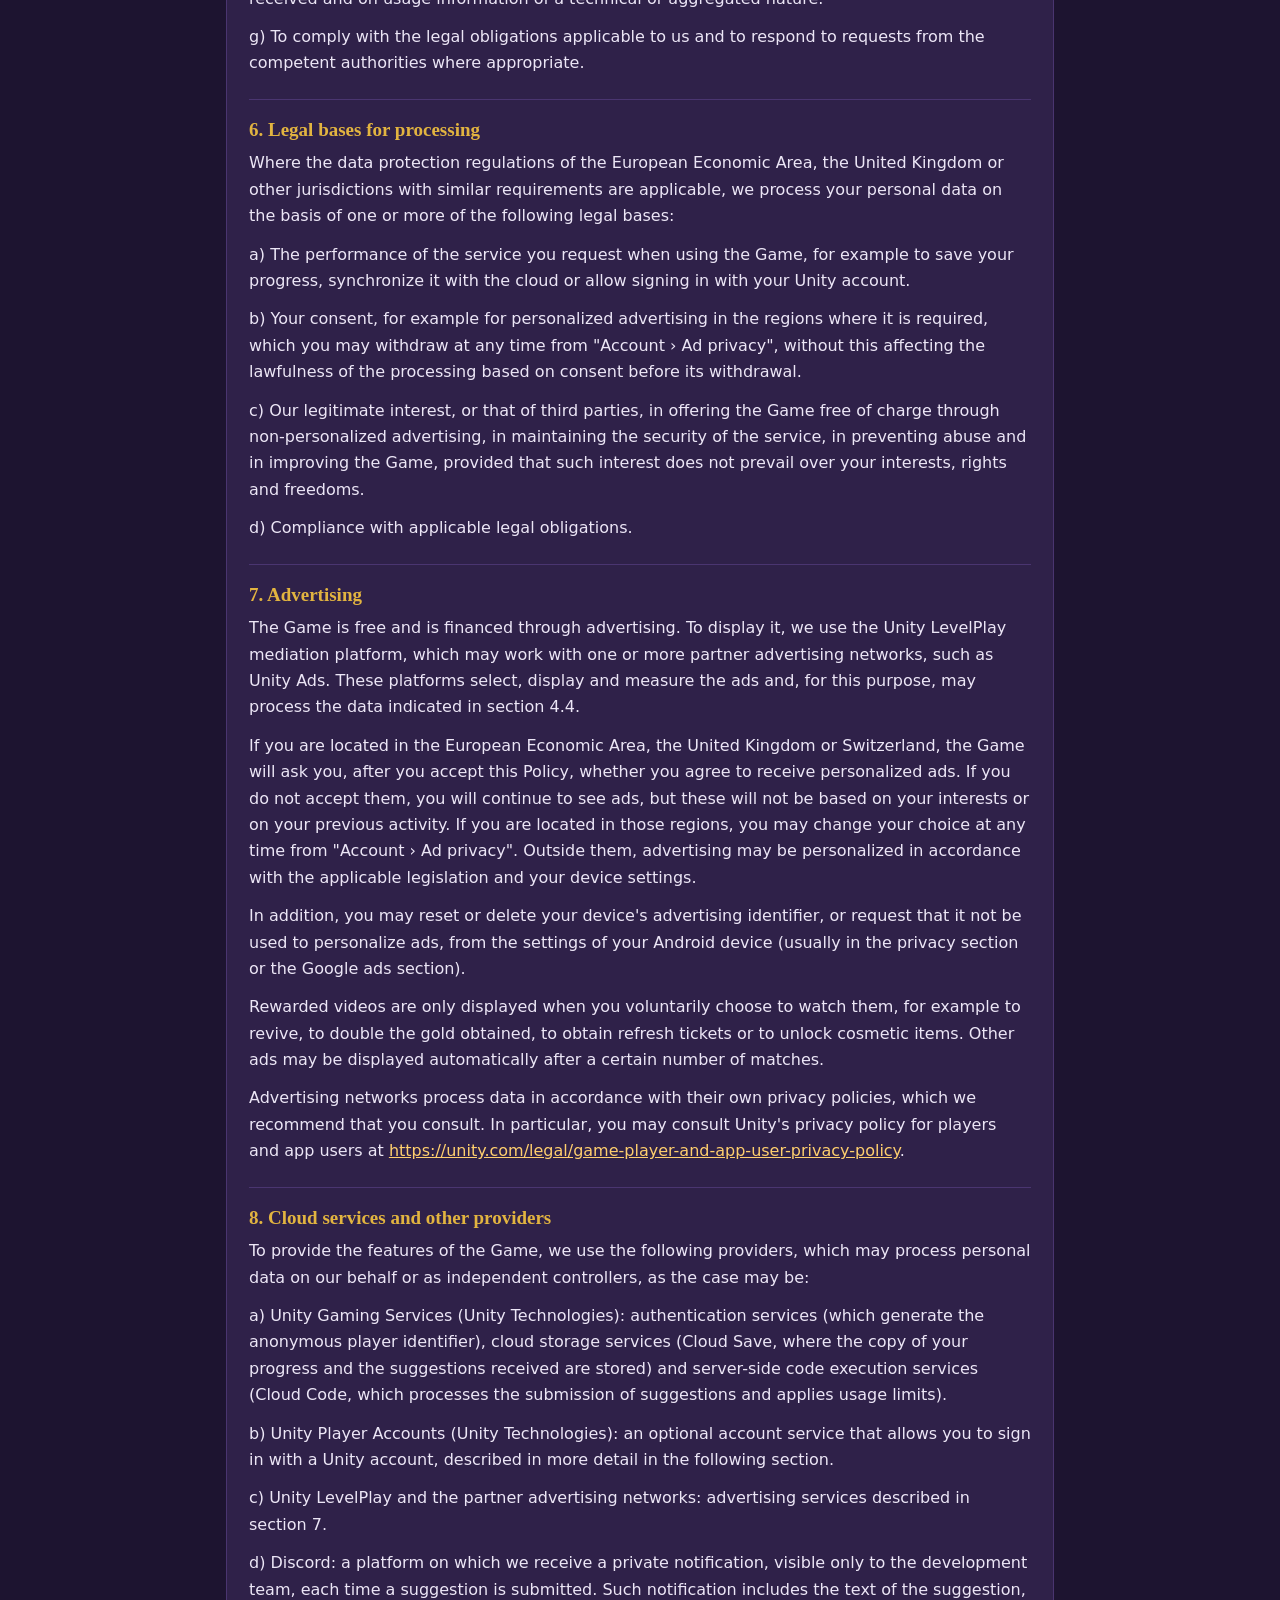
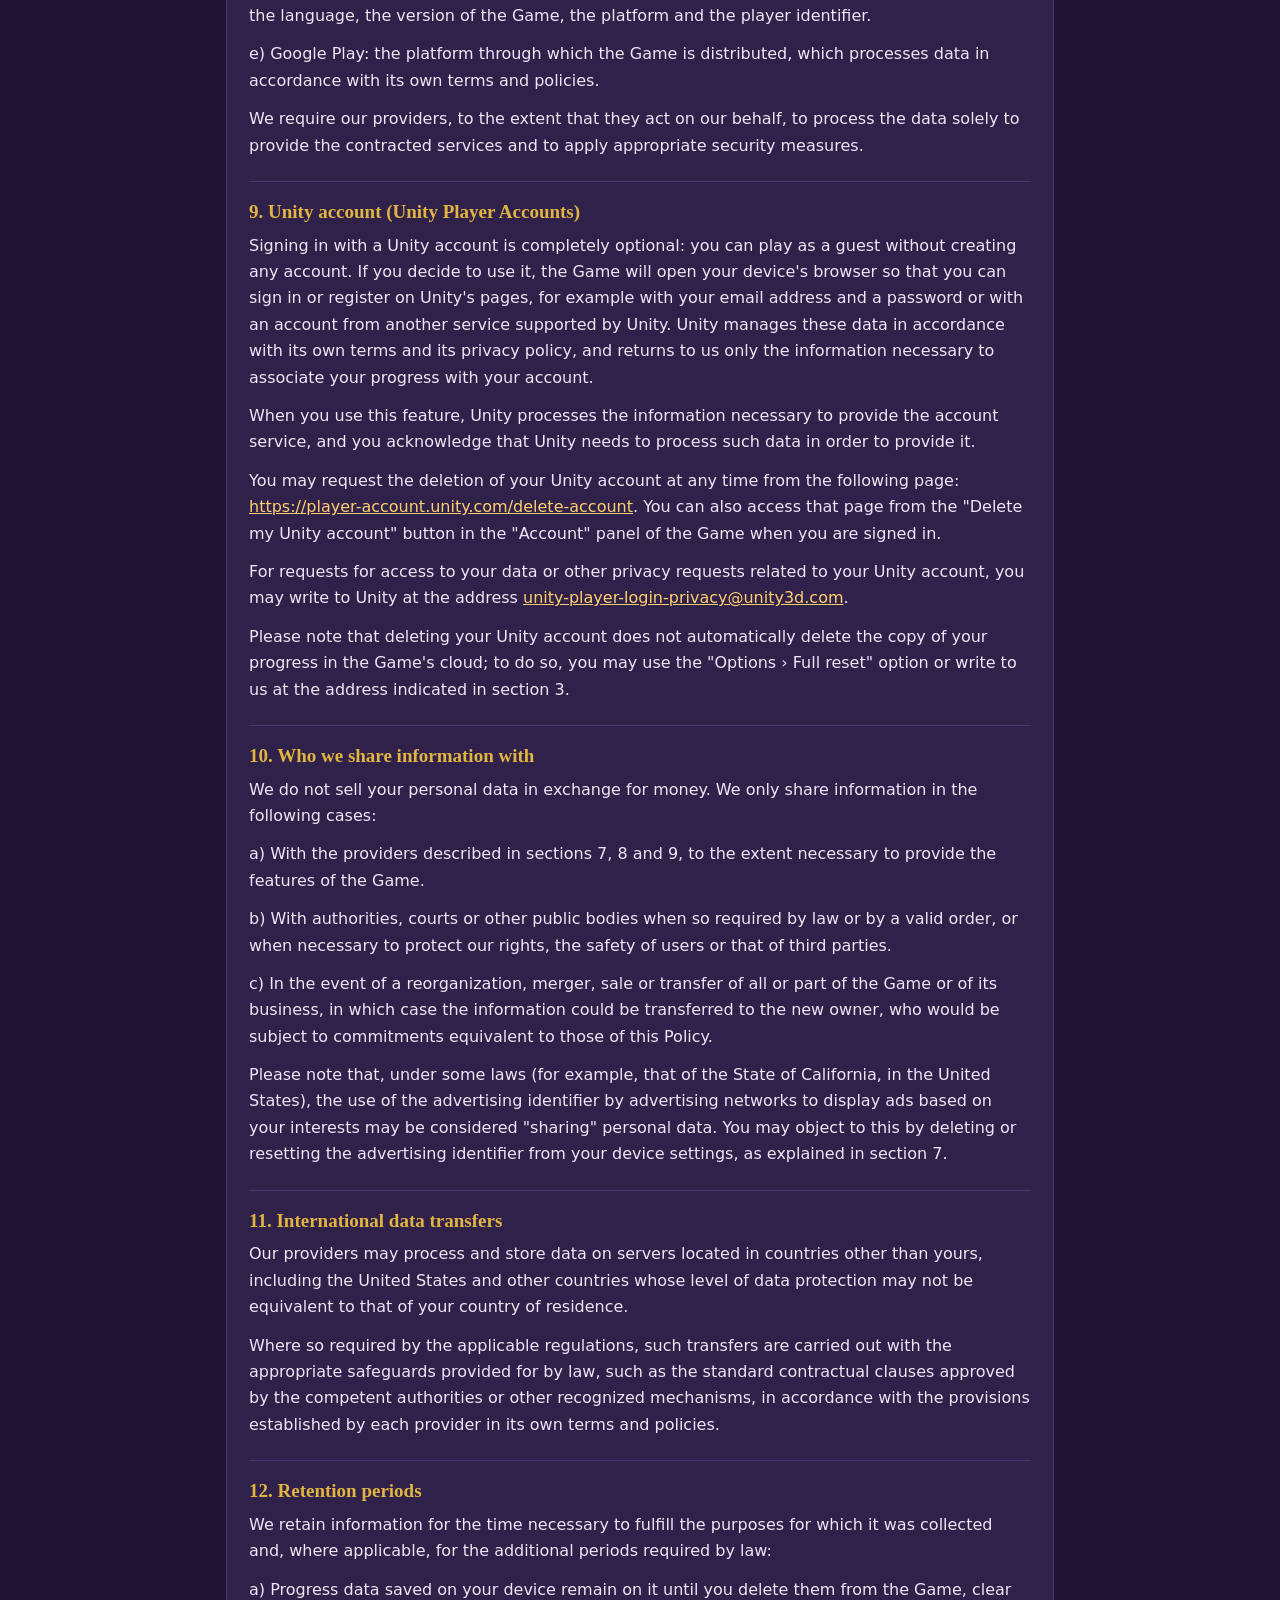
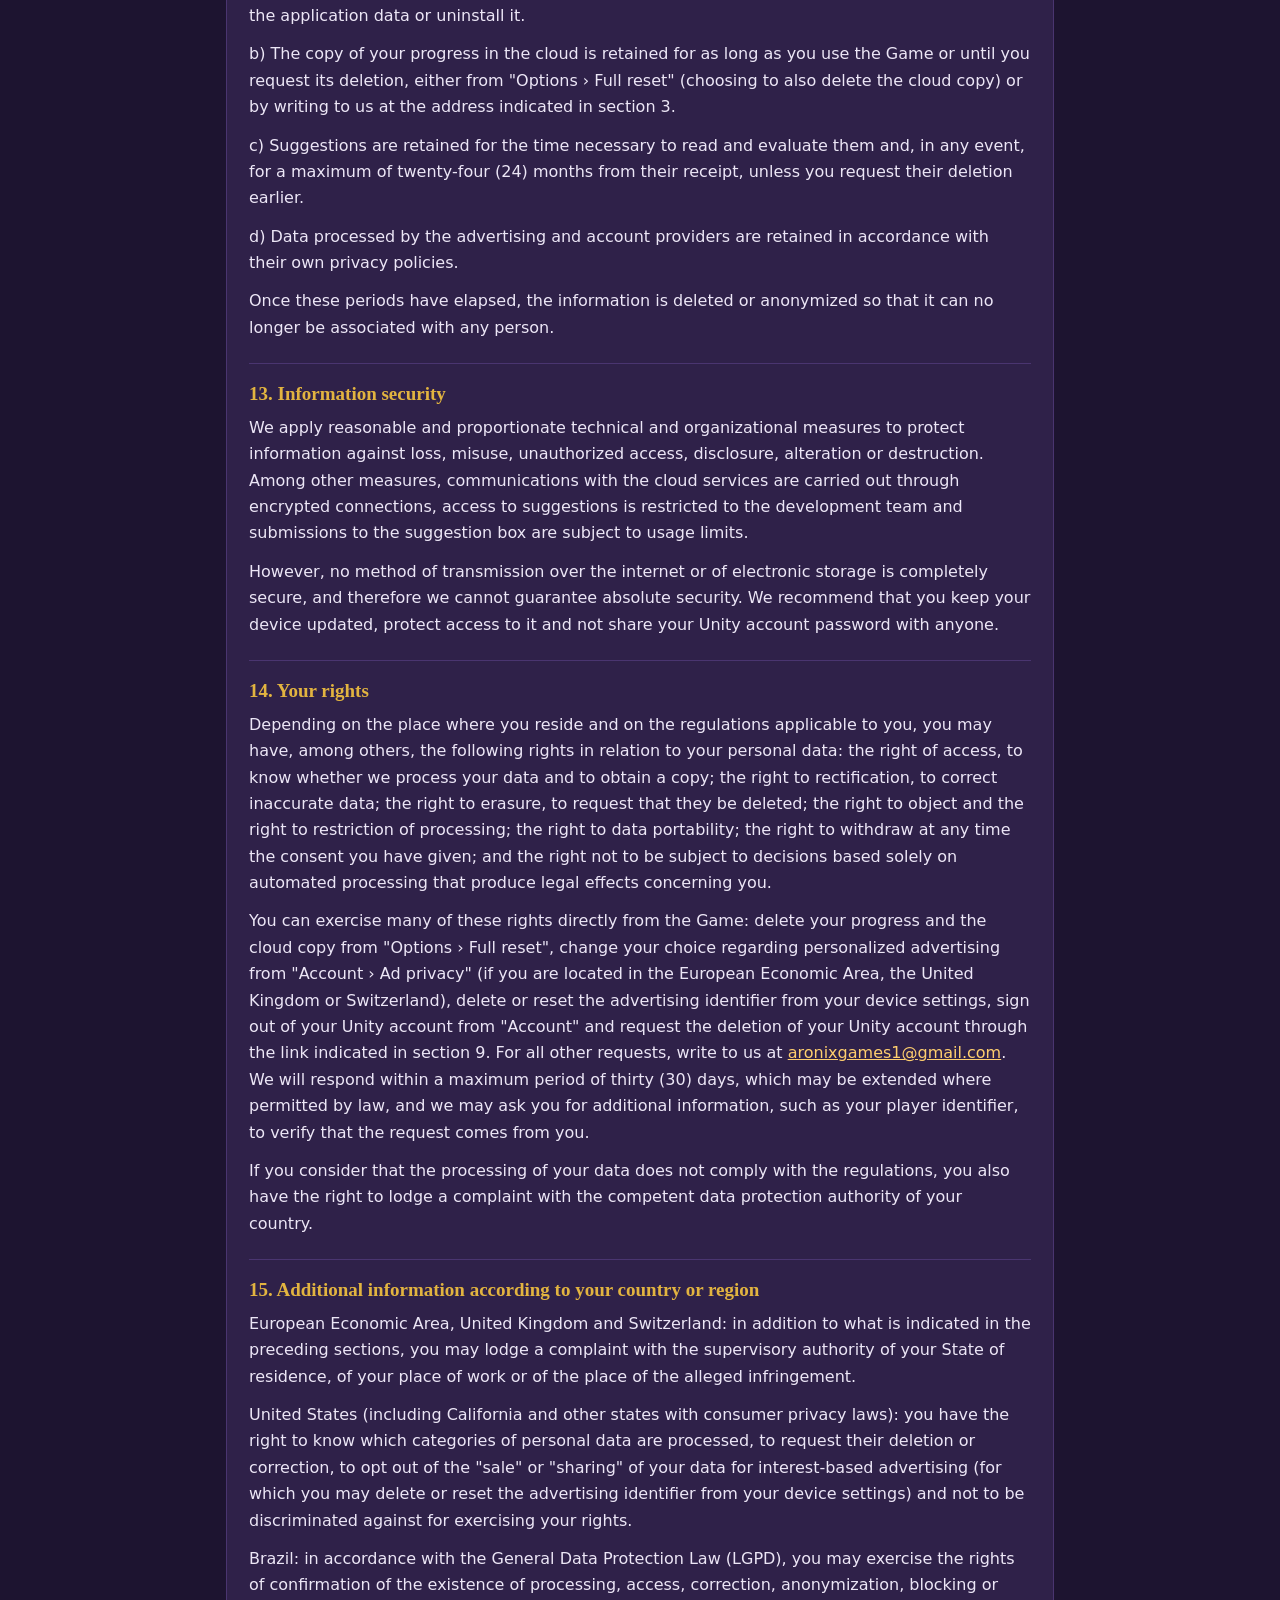
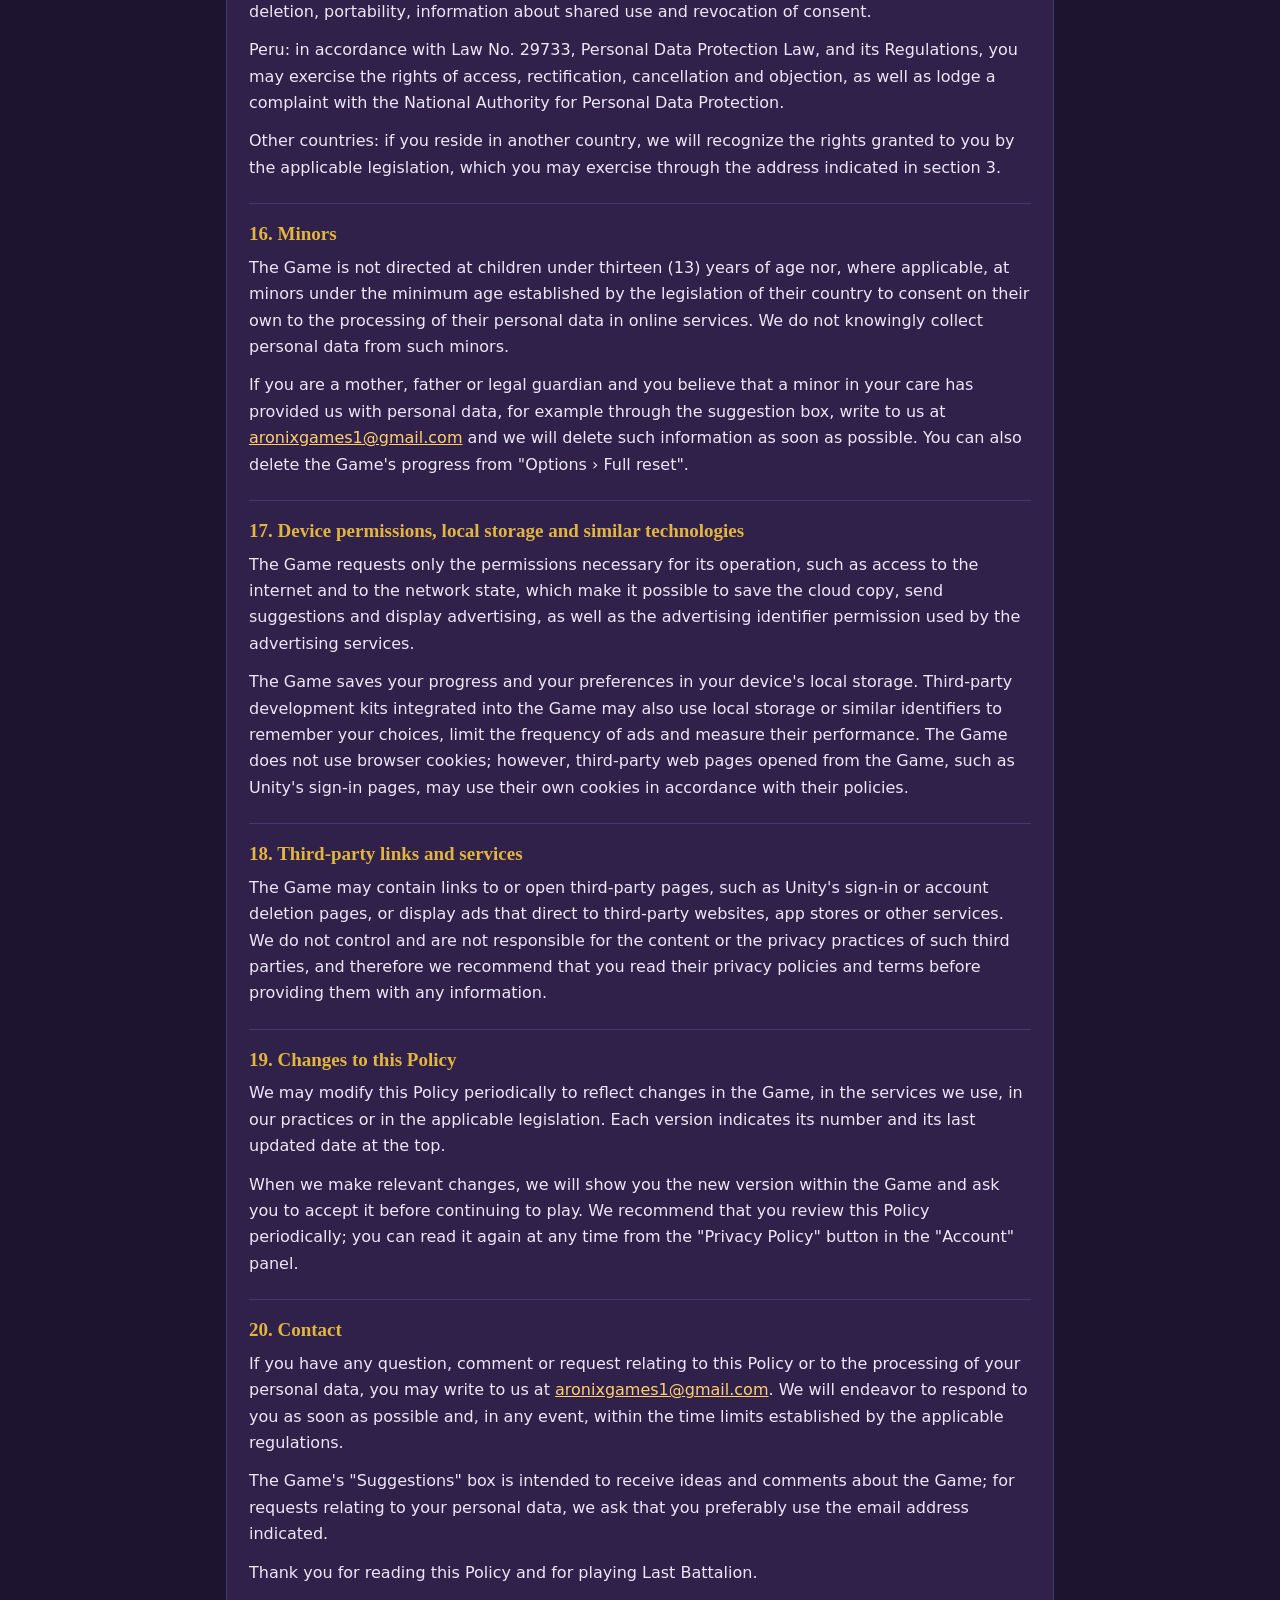
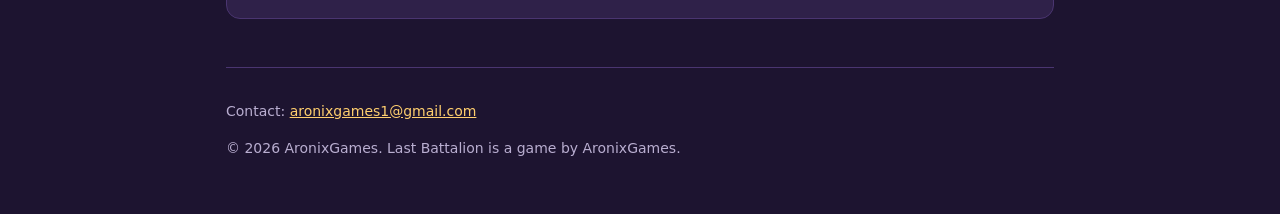
<file: privacidad.html>
<!doctype html>
<html lang="es"><head><meta charset="utf-8"><meta name="viewport" content="width=device-width,initial-scale=1">
<title>Política de privacidad · Last Battalion</title>
<meta name="description" content="Last Battalion · AronixGames">
<link rel="icon" href="img/icono.png"><link rel="stylesheet" href="estilo.css"></head>
<body><div class="envoltura">
<header><a class="marca" href="index.html"><img src="img/icono.png" alt="Last Battalion"><div><h1>Last Battalion</h1><p>AronixGames</p></div></a>
<nav class="idiomas" aria-label="Idioma / Language"><button type="button" data-l="es" class=on>Español</button><button type="button" data-l="en">English</button><button type="button" data-l="pt">Português</button><button type="button" data-l="fr">Français</button><button type="button" data-l="it">Italiano</button><button type="button" data-l="zh">中文</button><button type="button" data-l="ru">Русский</button><button type="button" data-l="ja">日本語</button></nav>
<nav class="menu"><div class="l on" data-l="es" lang="es"><a data-p="index.html" href="index.html">Inicio</a><a data-p="privacidad.html" href="privacidad.html" class=on>Política de privacidad</a><a data-p="borrar-cuenta.html" href="borrar-cuenta.html">Borrar cuenta y datos</a></div><div class="l" data-l="en" lang="en"><a data-p="index.html" href="index.html">Home</a><a data-p="privacidad.html" href="privacidad.html" class=on>Privacy Policy</a><a data-p="borrar-cuenta.html" href="borrar-cuenta.html">Delete account and data</a></div><div class="l" data-l="pt" lang="pt-BR"><a data-p="index.html" href="index.html">Início</a><a data-p="privacidad.html" href="privacidad.html" class=on>Política de privacidade</a><a data-p="borrar-cuenta.html" href="borrar-cuenta.html">Excluir conta e dados</a></div><div class="l" data-l="fr" lang="fr"><a data-p="index.html" href="index.html">Accueil</a><a data-p="privacidad.html" href="privacidad.html" class=on>Politique de confidentialité</a><a data-p="borrar-cuenta.html" href="borrar-cuenta.html">Supprimer le compte et les données</a></div><div class="l" data-l="it" lang="it"><a data-p="index.html" href="index.html">Home</a><a data-p="privacidad.html" href="privacidad.html" class=on>Informativa sulla privacy</a><a data-p="borrar-cuenta.html" href="borrar-cuenta.html">Elimina account e dati</a></div><div class="l" data-l="zh" lang="zh-CN"><a data-p="index.html" href="index.html">首页</a><a data-p="privacidad.html" href="privacidad.html" class=on>隐私政策</a><a data-p="borrar-cuenta.html" href="borrar-cuenta.html">删除账号和数据</a></div><div class="l" data-l="ru" lang="ru"><a data-p="index.html" href="index.html">Главная</a><a data-p="privacidad.html" href="privacidad.html" class=on>Политика конфиденциальности</a><a data-p="borrar-cuenta.html" href="borrar-cuenta.html">Удаление аккаунта и данных</a></div><div class="l" data-l="ja" lang="ja"><a data-p="index.html" href="index.html">ホーム</a><a data-p="privacidad.html" href="privacidad.html" class=on>プライバシーポリシー</a><a data-p="borrar-cuenta.html" href="borrar-cuenta.html">アカウントとデータの削除</a></div></nav></header>
<main><div class="l on" data-l="es" lang="es"><div class="tarjeta politica"><h2>Política de privacidad</h2><p class="version">Versión 1 · Última actualización: 6 de noviembre de 2026</p><p>La presente Política de privacidad (en adelante, la "Política") describe de manera detallada la forma en que se recopila, utiliza, almacena, comparte, protege y, en su caso, elimina la información relacionada con las personas que descargan, instalan, abren o utilizan de cualquier otra manera el videojuego Last Battalion (en adelante, el "Juego") en dispositivos móviles. Te recomendamos leerla en su totalidad, con calma y con atención, antes de continuar, y volver a consultarla cuando lo consideres oportuno, ya que contiene información relevante sobre tus datos y sobre los derechos que te asisten en relación con ellos.</p><h3>1. Introducción y ámbito de aplicación</h3><p>El Juego es desarrollado y publicado por AronixGames (en adelante, "nosotros", "nuestro" o el "Desarrollador"). Esta Política se aplica a la versión del Juego para dispositivos Android y a todas las funciones que forman parte de él, incluidas, sin carácter limitativo, el guardado de partidas, la copia de seguridad en la nube, el inicio de sesión con una cuenta Unity, el buzón de sugerencias y la publicidad que se muestra dentro del Juego.</p><p>Esta Política no se aplica a sitios web, aplicaciones, servicios o contenidos de terceros a los que puedas acceder a través de enlaces o funciones del Juego, los cuales se rigen por sus propias políticas de privacidad y condiciones, que te recomendamos consultar por separado.</p><p>Al pulsar "Acepto" en la pantalla en la que se te presenta esta Política, declaras haberla leído y comprendido. Cuando la ley aplicable exija un consentimiento específico para determinados tratamientos (por ejemplo, la publicidad personalizada para los usuarios que se encuentren en el Espacio Económico Europeo, el Reino Unido o Suiza), dicho consentimiento se solicita de forma separada, libre y específica, y puedes negarte a darlo o retirarlo en cualquier momento sin que ello te impida utilizar el Juego.</p><h3>2. Definiciones</h3><p>A efectos de esta Política, y salvo que el contexto indique lo contrario, los siguientes términos tendrán el significado que se indica a continuación:</p><p>"Datos personales": cualquier información sobre una persona física identificada o identificable, directa o indirectamente, por ejemplo mediante un identificador en línea, un identificador de dispositivo o un identificador de publicidad.</p><p>"Tratamiento": cualquier operación o conjunto de operaciones realizadas sobre datos personales, ya sea por procedimientos automatizados o no, como la recogida, el registro, la organización, la conservación, la consulta, la utilización, la comunicación, la supresión o la destrucción.</p><p>"Responsable del tratamiento": la persona o entidad que determina los fines y los medios del tratamiento.</p><p>"Encargado del tratamiento": la persona o entidad que trata datos personales por cuenta del responsable.</p><p>"Proveedores" o "terceros": las empresas que prestan servicios tecnológicos que el Juego utiliza, tal como se describen en esta Política.</p><p>"Identificador de jugador": un código alfanumérico generado automáticamente que permite distinguir tu partida en los servicios en la nube y que, por sí solo, no revela tu nombre ni otros datos de contacto.</p><p>"Identificador de publicidad": el código que el sistema operativo de tu dispositivo pone a disposición de las aplicaciones con fines publicitarios y que puedes restablecer o eliminar desde los ajustes del dispositivo.</p><h3>3. Responsable del tratamiento y datos de contacto</h3><p>El responsable del tratamiento de los datos personales que se tratan con ocasión del uso del Juego, en lo que respecta a las finalidades descritas en esta Política que dependen de nosotros, es AronixGames.</p><p>Para cualquier cuestión, consulta, solicitud o reclamación relacionada con esta Política o con el tratamiento de tus datos personales, puedes ponerte en contacto con nosotros a través de la siguiente dirección de correo electrónico: <a href="mailto:aronixgames1@gmail.com">aronixgames1@gmail.com</a>.</p><p>Para que podamos atender tu solicitud de forma adecuada y en el menor tiempo posible, te pedimos que indiques en tu mensaje el motivo de tu consulta y, cuando sea necesario para localizar tus datos, el identificador de jugador que aparece en la parte superior izquierda del panel "Cuenta" del Juego.</p><p>Determinados proveedores mencionados en esta Política actúan como responsables independientes respecto de los datos que tratan para sus propias finalidades, y en tal caso serán ellos quienes deban atender las solicitudes relativas a dichos tratamientos, de acuerdo con sus propias políticas de privacidad.</p><h3>4. Información que recopilamos</h3><p>4.1. Información que nos proporcionas directamente. El Juego no te pide tu nombre, tu dirección de correo electrónico, tu número de teléfono, tu dirección postal ni ningún otro dato de contacto para poder jugar. No obstante, cuando decides enviarnos una sugerencia a través del buzón de "Sugerencias", recopilamos el texto que escribes. Te rogamos que no incluyas en él datos personales propios ni de terceros. Si decides iniciar sesión con una cuenta Unity, la información de registro (como tu dirección de correo electrónico y tu contraseña) se introduce en las páginas de Unity y es gestionada por Unity, no por nosotros.</p><p>4.2. Información que se genera al usar el Juego. Para que el Juego funcione se generan y almacenan datos de progreso, como tus partidas, las mejoras desbloqueadas, los logros, las estadísticas de juego, el bestiario, los objetos estéticos, los tickets de refresco, las opciones de configuración y el tiempo de juego. Estos datos se guardan en tu dispositivo y, cuando dispones de conexión a internet, se copian en la nube asociados a tu identificador de jugador.</p><p>4.3. Información técnica y del dispositivo. Al conectarse a los servicios en línea, el Juego y sus proveedores pueden tratar información técnica como la dirección IP, el modelo y el fabricante del dispositivo, el sistema operativo y su versión, el idioma y la región configurados, la versión del Juego, el tipo de conexión, la fecha y la hora de las solicitudes y otros datos de diagnóstico necesarios para prestar el servicio de forma segura y estable.</p><p>4.4. Información relacionada con la publicidad. Los proveedores de publicidad pueden tratar el identificador de publicidad de tu dispositivo, información sobre los anuncios mostrados, las interacciones con ellos (por ejemplo, si un anuncio se ha visto completo o se ha pulsado), información técnica del dispositivo y una ubicación aproximada derivada de la dirección IP.</p><p>4.5. Información que no recopilamos. El Juego no accede a tu ubicación precisa, a tus contactos, a tus fotografías, a tu micrófono, a tu cámara, a tus mensajes ni a tu información de pago, y no ofrece compras dentro de la aplicación.</p><h3>5. Finalidades del tratamiento</h3><p>Tratamos la información descrita en el apartado anterior, en la medida en que resulte necesario en cada caso, para las siguientes finalidades:</p><p>a) Permitir el funcionamiento del Juego, guardar tu progreso en el dispositivo y mantener una copia de seguridad en la nube, de modo que no pierdas tu partida si cambias de dispositivo, lo desinstalas o se produce un error.</p><p>b) Permitirte iniciar sesión con una cuenta Unity y recuperar tu progreso en otros dispositivos.</p><p>c) Recibir, leer, organizar y valorar las sugerencias que nos envías, así como evitar el envío abusivo o automatizado de mensajes mediante límites razonables de uso.</p><p>d) Mostrar publicidad dentro del Juego, incluidos los vídeos con recompensa que eliges ver voluntariamente y los anuncios que se muestran cada cierto número de partidas, medir su rendimiento, limitar la frecuencia con la que se repiten y, cuando lo hayas aceptado o la ley lo permita, personalizarla según tus intereses.</p><p>e) Mantener la seguridad, la integridad y la estabilidad del Juego y de los servicios asociados, prevenir el fraude y detectar y corregir errores técnicos.</p><p>f) Mejorar el Juego, su equilibrio, su accesibilidad y su contenido, a partir de las sugerencias recibidas y de información de uso de carácter técnico o agregado.</p><p>g) Cumplir con las obligaciones legales que nos resulten aplicables y atender las solicitudes de las autoridades competentes cuando proceda.</p><h3>6. Bases jurídicas del tratamiento</h3><p>Cuando resulte aplicable la normativa de protección de datos del Espacio Económico Europeo, del Reino Unido o de otras jurisdicciones con requisitos similares, tratamos tus datos personales sobre la base de una o varias de las siguientes bases jurídicas:</p><p>a) La ejecución del servicio que solicitas al usar el Juego, por ejemplo para guardar tu progreso, sincronizarlo con la nube o permitir el inicio de sesión con tu cuenta Unity.</p><p>b) Tu consentimiento, por ejemplo para la publicidad personalizada en las regiones en las que se exige, el cual puedes retirar en cualquier momento desde "Cuenta › Privacidad de anuncios", sin que ello afecte a la licitud del tratamiento basado en el consentimiento previo a su retirada.</p><p>c) Nuestro interés legítimo, o el de terceros, en ofrecer el Juego de forma gratuita mediante publicidad no personalizada, en mantener la seguridad del servicio, en prevenir abusos y en mejorar el Juego, siempre que dicho interés no prevalezca sobre tus intereses, derechos y libertades.</p><p>d) El cumplimiento de obligaciones legales aplicables.</p><h3>7. Publicidad</h3><p>El Juego es gratuito y se financia mediante publicidad. Para mostrarla utilizamos la plataforma de mediación Unity LevelPlay, que puede trabajar con una o varias redes publicitarias asociadas, como Unity Ads. Estas plataformas seleccionan, muestran y miden los anuncios y, para ello, pueden tratar los datos indicados en el apartado 4.4.</p><p>Si te encuentras en el Espacio Económico Europeo, el Reino Unido o Suiza, el Juego te preguntará, después de aceptar esta Política, si aceptas recibir anuncios personalizados. Si no los aceptas, seguirás viendo anuncios, pero estos no se basarán en tus intereses o en tu actividad previa. Si te encuentras en dichas regiones, puedes cambiar tu elección en cualquier momento desde "Cuenta › Privacidad de anuncios". Fuera de ellas, la publicidad puede personalizarse conforme a la legislación aplicable y a la configuración de tu dispositivo.</p><p>Además, puedes restablecer o eliminar el identificador de publicidad de tu dispositivo, o pedir que no se utilice para personalizar anuncios, desde los ajustes de tu dispositivo Android (normalmente en el apartado de privacidad o de anuncios de Google).</p><p>Los vídeos con recompensa solo se muestran cuando eliges verlos voluntariamente, por ejemplo para revivir, para duplicar el oro obtenido, para conseguir tickets de refresco o para desbloquear objetos estéticos. Otros anuncios pueden mostrarse de forma automática cada cierto número de partidas.</p><p>Las redes publicitarias tratan los datos conforme a sus propias políticas de privacidad, que te recomendamos consultar. En particular, puedes consultar la política de privacidad de Unity para jugadores y usuarios de aplicaciones en <a href="https://unity.com/legal/game-player-and-app-user-privacy-policy">https://unity.com/legal/game-player-and-app-user-privacy-policy</a>.</p><h3>8. Servicios en la nube y otros proveedores</h3><p>Para ofrecer las funciones del Juego utilizamos los siguientes proveedores, que pueden tratar datos personales en nuestro nombre o como responsables independientes, según el caso:</p><p>a) Unity Gaming Services (Unity Technologies): servicios de autenticación (que generan el identificador de jugador anónimo), de almacenamiento en la nube (Cloud Save, donde se guarda la copia de tu progreso y las sugerencias recibidas) y de ejecución de código en servidores (Cloud Code, que procesa el envío de sugerencias y aplica límites de uso).</p><p>b) Unity Player Accounts (Unity Technologies): servicio opcional de cuentas que te permite iniciar sesión con una cuenta Unity, descrito con más detalle en el apartado siguiente.</p><p>c) Unity LevelPlay y las redes publicitarias asociadas: servicios de publicidad descritos en el apartado 7.</p><p>d) Discord: plataforma en la que recibimos una notificación privada, visible únicamente para el equipo de desarrollo, cada vez que se envía una sugerencia. Dicha notificación incluye el texto de la sugerencia, el idioma, la versión del Juego, la plataforma y el identificador de jugador.</p><p>e) Google Play: plataforma a través de la cual se distribuye el Juego, que trata datos conforme a sus propias condiciones y políticas.</p><p>Exigimos a nuestros proveedores, en la medida en que actúan por nuestra cuenta, que traten los datos únicamente para prestar los servicios contratados y que apliquen medidas de seguridad adecuadas.</p><h3>9. Cuenta Unity (Unity Player Accounts)</h3><p>El inicio de sesión con una cuenta Unity es completamente opcional: puedes jugar como invitado sin crear ninguna cuenta. Si decides usarlo, el Juego abrirá el navegador de tu dispositivo para que inicies sesión o te registres en las páginas de Unity, por ejemplo con tu correo electrónico y una contraseña o con una cuenta de otro servicio que Unity admita. Unity gestiona estos datos de acuerdo con sus propias condiciones y su política de privacidad, y nos devuelve únicamente la información necesaria para asociar tu progreso a tu cuenta.</p><p>Al utilizar esta función, Unity trata la información necesaria para prestar el servicio de cuentas, y tú reconoces que Unity necesita tratar dichos datos para poder prestarlo.</p><p>Puedes solicitar la eliminación de tu cuenta Unity en cualquier momento desde la siguiente página: <a href="https://player-account.unity.com/delete-account">https://player-account.unity.com/delete-account</a>. También puedes acceder a esa página desde el botón "Borrar mi cuenta Unity" del panel "Cuenta" del Juego cuando hayas iniciado sesión.</p><p>Para solicitudes de acceso a tus datos u otras solicitudes de privacidad relacionadas con tu cuenta Unity, puedes escribir a Unity a la dirección <a href="mailto:unity-player-login-privacy@unity3d.com">unity-player-login-privacy@unity3d.com</a>.</p><p>Ten en cuenta que eliminar tu cuenta Unity no elimina automáticamente la copia de tu progreso en la nube del Juego; para ello puedes usar la opción "Opciones › Reinicio total" o escribirnos a la dirección indicada en el apartado 3.</p><h3>10. Con quién compartimos la información</h3><p>No vendemos tus datos personales a cambio de dinero. Solo compartimos información en los siguientes supuestos:</p><p>a) Con los proveedores descritos en los apartados 7, 8 y 9, en la medida necesaria para prestar las funciones del Juego.</p><p>b) Con autoridades, tribunales u otros organismos públicos cuando así lo exija la ley o una orden válida, o cuando resulte necesario para proteger nuestros derechos, la seguridad de los usuarios o la de terceros.</p><p>c) En el supuesto de una reorganización, fusión, venta o transmisión de todo o parte del Juego o de su actividad, en cuyo caso la información podría transferirse al nuevo titular, que quedaría sujeto a compromisos equivalentes a los de esta Política.</p><p>Ten en cuenta que, según algunas legislaciones (por ejemplo, la del estado de California, en los Estados Unidos), el uso del identificador de publicidad por parte de las redes publicitarias para mostrar anuncios basados en tus intereses puede considerarse "compartir" datos personales. Puedes oponerte a ello eliminando o restableciendo el identificador de publicidad desde los ajustes de tu dispositivo, tal como se explica en el apartado 7.</p><h3>11. Transferencias internacionales de datos</h3><p>Nuestros proveedores pueden tratar y almacenar datos en servidores ubicados en países distintos del tuyo, incluidos los Estados Unidos y otros países cuyo nivel de protección de datos puede no ser equivalente al de tu país de residencia.</p><p>Cuando así lo exija la normativa aplicable, dichas transferencias se realizan con las garantías adecuadas previstas por la ley, como las cláusulas contractuales tipo aprobadas por las autoridades competentes u otros mecanismos reconocidos, de acuerdo con lo establecido por cada proveedor en sus propias condiciones y políticas.</p><h3>12. Plazos de conservación</h3><p>Conservamos la información durante el tiempo necesario para cumplir las finalidades para las que se recopiló y, en su caso, durante los plazos adicionales exigidos por la ley:</p><p>a) Los datos de progreso guardados en tu dispositivo permanecen en él hasta que los borres desde el Juego, borres los datos de la aplicación o la desinstales.</p><p>b) La copia de tu progreso en la nube se conserva mientras utilices el Juego o hasta que solicites su eliminación, ya sea desde "Opciones › Reinicio total" (eligiendo borrar también la copia de la nube) o escribiéndonos a la dirección indicada en el apartado 3.</p><p>c) Las sugerencias se conservan durante el tiempo necesario para leerlas y valorarlas y, en todo caso, durante un máximo de veinticuatro (24) meses desde su recepción, salvo que antes solicites su eliminación.</p><p>d) Los datos tratados por los proveedores de publicidad y de cuentas se conservan conforme a sus propias políticas de privacidad.</p><p>Transcurridos dichos plazos, la información se elimina o se anonimiza de forma que ya no pueda asociarse a ninguna persona.</p><h3>13. Seguridad de la información</h3><p>Aplicamos medidas técnicas y organizativas razonables y proporcionales para proteger la información frente a la pérdida, el uso indebido, el acceso no autorizado, la divulgación, la alteración o la destrucción. Entre otras medidas, las comunicaciones con los servicios en la nube se realizan mediante conexiones cifradas, el acceso a las sugerencias está restringido al equipo de desarrollo y los envíos al buzón están sujetos a límites de uso.</p><p>No obstante, ningún método de transmisión por internet ni de almacenamiento electrónico es completamente seguro, por lo que no podemos garantizar una seguridad absoluta. Te recomendamos mantener tu dispositivo actualizado, proteger el acceso a él y no compartir la contraseña de tu cuenta Unity con nadie.</p><h3>14. Tus derechos</h3><p>Dependiendo del lugar en el que residas y de la normativa que te resulte aplicable, puedes tener, entre otros, los siguientes derechos en relación con tus datos personales: derecho de acceso, para saber si tratamos tus datos y obtener una copia; derecho de rectificación, para corregir datos inexactos; derecho de supresión, para pedir que se eliminen; derecho de oposición y de limitación del tratamiento; derecho a la portabilidad de los datos; derecho a retirar en cualquier momento el consentimiento que hayas prestado; y derecho a no ser objeto de decisiones basadas únicamente en tratamientos automatizados que produzcan efectos jurídicos sobre ti.</p><p>Puedes ejercer muchos de estos derechos directamente desde el Juego: borrar tu progreso y la copia en la nube desde "Opciones › Reinicio total", cambiar tu elección sobre la publicidad personalizada desde "Cuenta › Privacidad de anuncios" (si te encuentras en el Espacio Económico Europeo, el Reino Unido o Suiza), eliminar o restablecer el identificador de publicidad desde los ajustes de tu dispositivo, cerrar la sesión de tu cuenta Unity desde "Cuenta" y solicitar la eliminación de tu cuenta Unity desde el enlace indicado en el apartado 9. Para el resto de solicitudes, escríbenos a <a href="mailto:aronixgames1@gmail.com">aronixgames1@gmail.com</a>. Responderemos en un plazo máximo de treinta (30) días, que podrá ampliarse cuando la ley lo permita, y podremos pedirte información adicional, como tu identificador de jugador, para verificar que la solicitud procede de ti.</p><p>Si consideras que el tratamiento de tus datos no se ajusta a la normativa, también tienes derecho a presentar una reclamación ante la autoridad de protección de datos competente de tu país.</p><h3>15. Información adicional según tu país o región</h3><p>Espacio Económico Europeo, Reino Unido y Suiza: además de lo indicado en los apartados anteriores, puedes presentar una reclamación ante la autoridad de control de tu Estado de residencia, de tu lugar de trabajo o del lugar de la supuesta infracción.</p><p>Estados Unidos (incluidos California y otros estados con leyes de privacidad del consumidor): tienes derecho a conocer qué categorías de datos personales se tratan, a solicitar su eliminación o corrección, a optar por que no se "vendan" ni se "compartan" tus datos para publicidad basada en intereses (para lo cual puedes eliminar o restablecer el identificador de publicidad desde los ajustes de tu dispositivo) y a no ser discriminado por ejercer tus derechos.</p><p>Brasil: de acuerdo con la Ley General de Protección de Datos (LGPD), puedes ejercer los derechos de confirmación de la existencia del tratamiento, acceso, corrección, anonimización, bloqueo o eliminación, portabilidad, información sobre el uso compartido y revocación del consentimiento.</p><p>Perú: de acuerdo con la Ley N.° 29733, Ley de Protección de Datos Personales, y su Reglamento, puedes ejercer los derechos de acceso, rectificación, cancelación y oposición, así como presentar una reclamación ante la Autoridad Nacional de Protección de Datos Personales.</p><p>Otros países: si resides en otro país, te reconoceremos los derechos que te otorgue la legislación aplicable, que podrás ejercer a través de la dirección indicada en el apartado 3.</p><h3>16. Menores de edad</h3><p>El Juego no está dirigido a niños menores de trece (13) años ni, en su caso, a menores de la edad mínima que la legislación de su país establezca para consentir por sí mismos el tratamiento de sus datos personales en servicios en línea. No recopilamos de forma consciente datos personales de dichos menores.</p><p>Si eres madre, padre o tutor legal y crees que un menor a tu cargo nos ha proporcionado datos personales, por ejemplo a través del buzón de sugerencias, escríbenos a <a href="mailto:aronixgames1@gmail.com">aronixgames1@gmail.com</a> y eliminaremos dicha información a la mayor brevedad posible. También puedes borrar el progreso del Juego desde "Opciones › Reinicio total".</p><h3>17. Permisos del dispositivo, almacenamiento local y tecnologías similares</h3><p>El Juego solicita únicamente los permisos necesarios para su funcionamiento, como el acceso a internet y al estado de la red, que permiten guardar la copia en la nube, enviar sugerencias y mostrar publicidad, así como el permiso de identificador de publicidad que utilizan los servicios de publicidad.</p><p>El Juego guarda tu progreso y tus preferencias en el almacenamiento local de tu dispositivo. Los kits de desarrollo de terceros integrados en el Juego pueden utilizar también el almacenamiento local o identificadores similares para recordar tus elecciones, limitar la frecuencia de los anuncios y medir su rendimiento. El Juego no utiliza cookies de navegador; sin embargo, las páginas web de terceros que se abran desde el Juego, como las de inicio de sesión de Unity, pueden utilizar sus propias cookies conforme a sus políticas.</p><h3>18. Enlaces y servicios de terceros</h3><p>El Juego puede contener enlaces o abrir páginas de terceros, como las páginas de inicio de sesión o de eliminación de cuentas de Unity, o mostrar anuncios que dirijan a sitios web, tiendas de aplicaciones u otros servicios de terceros. No controlamos ni somos responsables del contenido ni de las prácticas de privacidad de dichos terceros, por lo que te recomendamos leer sus políticas de privacidad y condiciones antes de proporcionarles cualquier información.</p><h3>19. Cambios en esta Política</h3><p>Podemos modificar esta Política periódicamente para reflejar cambios en el Juego, en los servicios que utilizamos, en nuestras prácticas o en la legislación aplicable. Cada versión indica su número y su fecha de última actualización en la parte superior.</p><p>Cuando realicemos cambios relevantes, te mostraremos la nueva versión dentro del Juego y te pediremos que la aceptes antes de seguir jugando. Te recomendamos revisar esta Política de forma periódica; puedes volver a leerla en cualquier momento desde el botón "Política de privacidad" del panel "Cuenta".</p><h3>20. Contacto</h3><p>Si tienes cualquier pregunta, comentario o solicitud relacionada con esta Política o con el tratamiento de tus datos personales, puedes escribirnos a <a href="mailto:aronixgames1@gmail.com">aronixgames1@gmail.com</a>. Procuraremos responderte con la mayor brevedad posible y, en todo caso, dentro de los plazos establecidos por la normativa aplicable.</p><p>El buzón de "Sugerencias" del Juego está pensado para recibir ideas y comentarios sobre el Juego; para las solicitudes relativas a tus datos personales te pedimos que utilices preferentemente la dirección de correo electrónico indicada.</p><p>Gracias por leer esta Política y por jugar a Last Battalion.</p></div></div><div class="l" data-l="en" lang="en"><div class="tarjeta politica"><h2>Privacy Policy</h2><p class="version">Version 1 · Last updated: November 6, 2026</p><p>This Privacy Policy (hereinafter, the "Policy") describes in detail how information relating to the persons who download, install, open or otherwise use the video game Last Battalion (hereinafter, the "Game") on mobile devices is collected, used, stored, shared, protected and, where applicable, deleted. We recommend that you read it in its entirety, calmly and carefully, before continuing, and that you consult it again whenever you deem appropriate, as it contains relevant information about your data and about the rights you have in relation to them.</p><h3>1. Introduction and scope</h3><p>The Game is developed and published by AronixGames (hereinafter, "we", "our" or the "Developer"). This Policy applies to the version of the Game for Android devices and to all the features that form part of it, including, without limitation, game saving, cloud backup, signing in with a Unity account, the suggestion box and the advertising displayed within the Game.</p><p>This Policy does not apply to third-party websites, applications, services or content that you may access through links or features of the Game, which are governed by their own privacy policies and terms, which we recommend that you consult separately.</p><p>By tapping "I accept" on the screen on which this Policy is presented to you, you declare that you have read and understood it. Where the applicable law requires specific consent for certain processing activities (for example, personalized advertising for users located in the European Economic Area, the United Kingdom or Switzerland), such consent is requested separately, freely and specifically, and you may refuse to give it or withdraw it at any time without this preventing you from using the Game.</p><h3>2. Definitions</h3><p>For the purposes of this Policy, and unless the context indicates otherwise, the following terms shall have the meaning set out below:</p><p>"Personal data": any information relating to a natural person who is identified or identifiable, directly or indirectly, for example by means of an online identifier, a device identifier or an advertising identifier.</p><p>"Processing": any operation or set of operations performed on personal data, whether or not by automated means, such as collection, recording, organization, storage, consultation, use, disclosure, erasure or destruction.</p><p>"Controller": the person or entity that determines the purposes and means of the processing.</p><p>"Processor": the person or entity that processes personal data on behalf of the controller.</p><p>"Providers" or "third parties": the companies that provide technology services used by the Game, as described in this Policy.</p><p>"Player identifier": an automatically generated alphanumeric code that makes it possible to distinguish your saved game in the cloud services and that, by itself, does not reveal your name or other contact details.</p><p>"Advertising identifier": the code that your device's operating system makes available to applications for advertising purposes and that you can reset or delete from the device settings.</p><h3>3. Controller and contact details</h3><p>The controller of the personal data processed in connection with the use of the Game, with respect to the purposes described in this Policy that depend on us, is AronixGames.</p><p>For any matter, query, request or complaint relating to this Policy or to the processing of your personal data, you may contact us at the following email address: <a href="mailto:aronixgames1@gmail.com">aronixgames1@gmail.com</a>.</p><p>So that we can handle your request appropriately and as quickly as possible, we ask that you indicate in your message the reason for your query and, where necessary to locate your data, the player identifier shown in the upper left part of the "Account" panel of the Game.</p><p>Certain providers mentioned in this Policy act as independent controllers with respect to the data they process for their own purposes, and in such case it is they who must handle requests relating to such processing, in accordance with their own privacy policies.</p><h3>4. Information we collect</h3><p>4.1. Information you provide to us directly. The Game does not ask you for your name, your email address, your telephone number, your postal address or any other contact details in order to play. However, when you decide to send us a suggestion through the "Suggestions" box, we collect the text you write. We ask that you not include in it any personal data of your own or of third parties. If you decide to sign in with a Unity account, the registration information (such as your email address and your password) is entered on Unity's pages and is managed by Unity, not by us.</p><p>4.2. Information generated when you use the Game. In order for the Game to work, progress data are generated and stored, such as your matches, unlocked upgrades, achievements, gameplay statistics, the bestiary, cosmetic items, refresh tickets, configuration options and playing time. These data are saved on your device and, when you have an internet connection, are copied to the cloud, associated with your player identifier.</p><p>4.3. Technical and device information. When connecting to the online services, the Game and its providers may process technical information such as the IP address, the model and manufacturer of the device, the operating system and its version, the configured language and region, the version of the Game, the connection type, the date and time of requests and other diagnostic data necessary to provide the service securely and stably.</p><p>4.4. Advertising-related information. Advertising providers may process your device's advertising identifier, information about the ads displayed, interactions with them (for example, whether an ad has been viewed in full or tapped), technical device information and an approximate location derived from the IP address.</p><p>4.5. Information we do not collect. The Game does not access your precise location, your contacts, your photographs, your microphone, your camera, your messages or your payment information, and does not offer in-app purchases.</p><h3>5. Purposes of processing</h3><p>We process the information described in the preceding section, to the extent necessary in each case, for the following purposes:</p><p>a) To enable the Game to function, to save your progress on the device and to maintain a backup in the cloud, so that you do not lose your saved game if you change devices, uninstall it or an error occurs.</p><p>b) To allow you to sign in with a Unity account and recover your progress on other devices.</p><p>c) To receive, read, organize and evaluate the suggestions you send us, as well as to prevent the abusive or automated sending of messages by means of reasonable usage limits.</p><p>d) To display advertising within the Game, including the rewarded videos that you voluntarily choose to watch and the ads displayed after a certain number of matches, to measure its performance, to limit how often they are repeated and, where you have accepted it or the law permits, to personalize it according to your interests.</p><p>e) To maintain the security, integrity and stability of the Game and of the associated services, to prevent fraud and to detect and correct technical errors.</p><p>f) To improve the Game, its balance, its accessibility and its content, based on the suggestions received and on usage information of a technical or aggregated nature.</p><p>g) To comply with the legal obligations applicable to us and to respond to requests from the competent authorities where appropriate.</p><h3>6. Legal bases for processing</h3><p>Where the data protection regulations of the European Economic Area, the United Kingdom or other jurisdictions with similar requirements are applicable, we process your personal data on the basis of one or more of the following legal bases:</p><p>a) The performance of the service you request when using the Game, for example to save your progress, synchronize it with the cloud or allow signing in with your Unity account.</p><p>b) Your consent, for example for personalized advertising in the regions where it is required, which you may withdraw at any time from "Account › Ad privacy", without this affecting the lawfulness of the processing based on consent before its withdrawal.</p><p>c) Our legitimate interest, or that of third parties, in offering the Game free of charge through non-personalized advertising, in maintaining the security of the service, in preventing abuse and in improving the Game, provided that such interest does not prevail over your interests, rights and freedoms.</p><p>d) Compliance with applicable legal obligations.</p><h3>7. Advertising</h3><p>The Game is free and is financed through advertising. To display it, we use the Unity LevelPlay mediation platform, which may work with one or more partner advertising networks, such as Unity Ads. These platforms select, display and measure the ads and, for this purpose, may process the data indicated in section 4.4.</p><p>If you are located in the European Economic Area, the United Kingdom or Switzerland, the Game will ask you, after you accept this Policy, whether you agree to receive personalized ads. If you do not accept them, you will continue to see ads, but these will not be based on your interests or on your previous activity. If you are located in those regions, you may change your choice at any time from "Account › Ad privacy". Outside them, advertising may be personalized in accordance with the applicable legislation and your device settings.</p><p>In addition, you may reset or delete your device's advertising identifier, or request that it not be used to personalize ads, from the settings of your Android device (usually in the privacy section or the Google ads section).</p><p>Rewarded videos are only displayed when you voluntarily choose to watch them, for example to revive, to double the gold obtained, to obtain refresh tickets or to unlock cosmetic items. Other ads may be displayed automatically after a certain number of matches.</p><p>Advertising networks process data in accordance with their own privacy policies, which we recommend that you consult. In particular, you may consult Unity's privacy policy for players and app users at <a href="https://unity.com/legal/game-player-and-app-user-privacy-policy">https://unity.com/legal/game-player-and-app-user-privacy-policy</a>.</p><h3>8. Cloud services and other providers</h3><p>To provide the features of the Game, we use the following providers, which may process personal data on our behalf or as independent controllers, as the case may be:</p><p>a) Unity Gaming Services (Unity Technologies): authentication services (which generate the anonymous player identifier), cloud storage services (Cloud Save, where the copy of your progress and the suggestions received are stored) and server-side code execution services (Cloud Code, which processes the submission of suggestions and applies usage limits).</p><p>b) Unity Player Accounts (Unity Technologies): an optional account service that allows you to sign in with a Unity account, described in more detail in the following section.</p><p>c) Unity LevelPlay and the partner advertising networks: advertising services described in section 7.</p><p>d) Discord: a platform on which we receive a private notification, visible only to the development team, each time a suggestion is submitted. Such notification includes the text of the suggestion, the language, the version of the Game, the platform and the player identifier.</p><p>e) Google Play: the platform through which the Game is distributed, which processes data in accordance with its own terms and policies.</p><p>We require our providers, to the extent that they act on our behalf, to process the data solely to provide the contracted services and to apply appropriate security measures.</p><h3>9. Unity account (Unity Player Accounts)</h3><p>Signing in with a Unity account is completely optional: you can play as a guest without creating any account. If you decide to use it, the Game will open your device's browser so that you can sign in or register on Unity's pages, for example with your email address and a password or with an account from another service supported by Unity. Unity manages these data in accordance with its own terms and its privacy policy, and returns to us only the information necessary to associate your progress with your account.</p><p>When you use this feature, Unity processes the information necessary to provide the account service, and you acknowledge that Unity needs to process such data in order to provide it.</p><p>You may request the deletion of your Unity account at any time from the following page: <a href="https://player-account.unity.com/delete-account">https://player-account.unity.com/delete-account</a>. You can also access that page from the "Delete my Unity account" button in the "Account" panel of the Game when you are signed in.</p><p>For requests for access to your data or other privacy requests related to your Unity account, you may write to Unity at the address <a href="mailto:unity-player-login-privacy@unity3d.com">unity-player-login-privacy@unity3d.com</a>.</p><p>Please note that deleting your Unity account does not automatically delete the copy of your progress in the Game's cloud; to do so, you may use the "Options › Full reset" option or write to us at the address indicated in section 3.</p><h3>10. Who we share information with</h3><p>We do not sell your personal data in exchange for money. We only share information in the following cases:</p><p>a) With the providers described in sections 7, 8 and 9, to the extent necessary to provide the features of the Game.</p><p>b) With authorities, courts or other public bodies when so required by law or by a valid order, or when necessary to protect our rights, the safety of users or that of third parties.</p><p>c) In the event of a reorganization, merger, sale or transfer of all or part of the Game or of its business, in which case the information could be transferred to the new owner, who would be subject to commitments equivalent to those of this Policy.</p><p>Please note that, under some laws (for example, that of the State of California, in the United States), the use of the advertising identifier by advertising networks to display ads based on your interests may be considered "sharing" personal data. You may object to this by deleting or resetting the advertising identifier from your device settings, as explained in section 7.</p><h3>11. International data transfers</h3><p>Our providers may process and store data on servers located in countries other than yours, including the United States and other countries whose level of data protection may not be equivalent to that of your country of residence.</p><p>Where so required by the applicable regulations, such transfers are carried out with the appropriate safeguards provided for by law, such as the standard contractual clauses approved by the competent authorities or other recognized mechanisms, in accordance with the provisions established by each provider in its own terms and policies.</p><h3>12. Retention periods</h3><p>We retain information for the time necessary to fulfill the purposes for which it was collected and, where applicable, for the additional periods required by law:</p><p>a) Progress data saved on your device remain on it until you delete them from the Game, clear the application data or uninstall it.</p><p>b) The copy of your progress in the cloud is retained for as long as you use the Game or until you request its deletion, either from "Options › Full reset" (choosing to also delete the cloud copy) or by writing to us at the address indicated in section 3.</p><p>c) Suggestions are retained for the time necessary to read and evaluate them and, in any event, for a maximum of twenty-four (24) months from their receipt, unless you request their deletion earlier.</p><p>d) Data processed by the advertising and account providers are retained in accordance with their own privacy policies.</p><p>Once these periods have elapsed, the information is deleted or anonymized so that it can no longer be associated with any person.</p><h3>13. Information security</h3><p>We apply reasonable and proportionate technical and organizational measures to protect information against loss, misuse, unauthorized access, disclosure, alteration or destruction. Among other measures, communications with the cloud services are carried out through encrypted connections, access to suggestions is restricted to the development team and submissions to the suggestion box are subject to usage limits.</p><p>However, no method of transmission over the internet or of electronic storage is completely secure, and therefore we cannot guarantee absolute security. We recommend that you keep your device updated, protect access to it and not share your Unity account password with anyone.</p><h3>14. Your rights</h3><p>Depending on the place where you reside and on the regulations applicable to you, you may have, among others, the following rights in relation to your personal data: the right of access, to know whether we process your data and to obtain a copy; the right to rectification, to correct inaccurate data; the right to erasure, to request that they be deleted; the right to object and the right to restriction of processing; the right to data portability; the right to withdraw at any time the consent you have given; and the right not to be subject to decisions based solely on automated processing that produce legal effects concerning you.</p><p>You can exercise many of these rights directly from the Game: delete your progress and the cloud copy from "Options › Full reset", change your choice regarding personalized advertising from "Account › Ad privacy" (if you are located in the European Economic Area, the United Kingdom or Switzerland), delete or reset the advertising identifier from your device settings, sign out of your Unity account from "Account" and request the deletion of your Unity account through the link indicated in section 9. For all other requests, write to us at <a href="mailto:aronixgames1@gmail.com">aronixgames1@gmail.com</a>. We will respond within a maximum period of thirty (30) days, which may be extended where permitted by law, and we may ask you for additional information, such as your player identifier, to verify that the request comes from you.</p><p>If you consider that the processing of your data does not comply with the regulations, you also have the right to lodge a complaint with the competent data protection authority of your country.</p><h3>15. Additional information according to your country or region</h3><p>European Economic Area, United Kingdom and Switzerland: in addition to what is indicated in the preceding sections, you may lodge a complaint with the supervisory authority of your State of residence, of your place of work or of the place of the alleged infringement.</p><p>United States (including California and other states with consumer privacy laws): you have the right to know which categories of personal data are processed, to request their deletion or correction, to opt out of the "sale" or "sharing" of your data for interest-based advertising (for which you may delete or reset the advertising identifier from your device settings) and not to be discriminated against for exercising your rights.</p><p>Brazil: in accordance with the General Data Protection Law (LGPD), you may exercise the rights of confirmation of the existence of processing, access, correction, anonymization, blocking or deletion, portability, information about shared use and revocation of consent.</p><p>Peru: in accordance with Law No. 29733, Personal Data Protection Law, and its Regulations, you may exercise the rights of access, rectification, cancellation and objection, as well as lodge a complaint with the National Authority for Personal Data Protection.</p><p>Other countries: if you reside in another country, we will recognize the rights granted to you by the applicable legislation, which you may exercise through the address indicated in section 3.</p><h3>16. Minors</h3><p>The Game is not directed at children under thirteen (13) years of age nor, where applicable, at minors under the minimum age established by the legislation of their country to consent on their own to the processing of their personal data in online services. We do not knowingly collect personal data from such minors.</p><p>If you are a mother, father or legal guardian and you believe that a minor in your care has provided us with personal data, for example through the suggestion box, write to us at <a href="mailto:aronixgames1@gmail.com">aronixgames1@gmail.com</a> and we will delete such information as soon as possible. You can also delete the Game's progress from "Options › Full reset".</p><h3>17. Device permissions, local storage and similar technologies</h3><p>The Game requests only the permissions necessary for its operation, such as access to the internet and to the network state, which make it possible to save the cloud copy, send suggestions and display advertising, as well as the advertising identifier permission used by the advertising services.</p><p>The Game saves your progress and your preferences in your device's local storage. Third-party development kits integrated into the Game may also use local storage or similar identifiers to remember your choices, limit the frequency of ads and measure their performance. The Game does not use browser cookies; however, third-party web pages opened from the Game, such as Unity's sign-in pages, may use their own cookies in accordance with their policies.</p><h3>18. Third-party links and services</h3><p>The Game may contain links to or open third-party pages, such as Unity's sign-in or account deletion pages, or display ads that direct to third-party websites, app stores or other services. We do not control and are not responsible for the content or the privacy practices of such third parties, and therefore we recommend that you read their privacy policies and terms before providing them with any information.</p><h3>19. Changes to this Policy</h3><p>We may modify this Policy periodically to reflect changes in the Game, in the services we use, in our practices or in the applicable legislation. Each version indicates its number and its last updated date at the top.</p><p>When we make relevant changes, we will show you the new version within the Game and ask you to accept it before continuing to play. We recommend that you review this Policy periodically; you can read it again at any time from the "Privacy Policy" button in the "Account" panel.</p><h3>20. Contact</h3><p>If you have any question, comment or request relating to this Policy or to the processing of your personal data, you may write to us at <a href="mailto:aronixgames1@gmail.com">aronixgames1@gmail.com</a>. We will endeavor to respond to you as soon as possible and, in any event, within the time limits established by the applicable regulations.</p><p>The Game's "Suggestions" box is intended to receive ideas and comments about the Game; for requests relating to your personal data, we ask that you preferably use the email address indicated.</p><p>Thank you for reading this Policy and for playing Last Battalion.</p></div></div><div class="l" data-l="pt" lang="pt-BR"><div class="tarjeta politica"><h2>Política de privacidade</h2><p class="version">Versão 1 · Última atualização: 6 de novembro de 2026</p><p>A presente Política de privacidade (doravante, a "Política") descreve de forma detalhada a maneira como são coletadas, utilizadas, armazenadas, compartilhadas, protegidas e, quando for o caso, excluídas as informações relacionadas às pessoas que baixam, instalam, abrem ou utilizam de qualquer outra forma o jogo eletrônico Last Battalion (doravante, o "Jogo") em dispositivos móveis. Recomendamos que você a leia na íntegra, com calma e com atenção, antes de continuar, e que volte a consultá-la sempre que julgar oportuno, pois ela contém informações relevantes sobre seus dados e sobre os direitos que lhe assistem em relação a eles.</p><h3>1. Introdução e âmbito de aplicação</h3><p>O Jogo é desenvolvido e publicado pela AronixGames (doravante, "nós", "nosso" ou o "Desenvolvedor"). Esta Política se aplica à versão do Jogo para dispositivos Android e a todas as funções que fazem parte dele, incluindo, sem caráter limitativo, o salvamento de partidas, o backup na nuvem, o login com uma conta Unity, a caixa de sugestões e a publicidade exibida dentro do Jogo.</p><p>Esta Política não se aplica a sites, aplicativos, serviços ou conteúdos de terceiros que você possa acessar por meio de links ou funções do Jogo, os quais são regidos por suas próprias políticas de privacidade e termos, que recomendamos que você consulte separadamente.</p><p>Ao tocar em "Aceito" na tela em que esta Política lhe é apresentada, você declara tê-la lido e compreendido. Quando a lei aplicável exigir um consentimento específico para determinados tratamentos (por exemplo, a publicidade personalizada para os usuários que se encontrem no Espaço Econômico Europeu, no Reino Unido ou na Suíça), esse consentimento é solicitado de forma separada, livre e específica, e você pode se recusar a dá-lo ou retirá-lo a qualquer momento sem que isso impeça você de utilizar o Jogo.</p><h3>2. Definições</h3><p>Para os fins desta Política, e salvo se o contexto indicar o contrário, os seguintes termos terão o significado indicado a seguir:</p><p>"Dados pessoais": qualquer informação sobre uma pessoa natural identificada ou identificável, direta ou indiretamente, por exemplo por meio de um identificador on-line, um identificador de dispositivo ou um identificador de publicidade.</p><p>"Tratamento": qualquer operação ou conjunto de operações realizadas sobre dados pessoais, seja por procedimentos automatizados ou não, como a coleta, o registro, a organização, a conservação, a consulta, a utilização, a comunicação, a eliminação ou a destruição.</p><p>"Controlador": a pessoa ou entidade que determina as finalidades e os meios do tratamento.</p><p>"Operador": a pessoa ou entidade que trata dados pessoais em nome do controlador.</p><p>"Provedores" ou "terceiros": as empresas que prestam os serviços tecnológicos que o Jogo utiliza, conforme descritos nesta Política.</p><p>"Identificador de jogador": um código alfanumérico gerado automaticamente que permite distinguir sua partida nos serviços em nuvem e que, por si só, não revela seu nome nem outros dados de contato.</p><p>"Identificador de publicidade": o código que o sistema operacional do seu dispositivo disponibiliza aos aplicativos para fins publicitários e que você pode redefinir ou excluir nas configurações do dispositivo.</p><h3>3. Controlador e dados de contato</h3><p>O controlador dos dados pessoais tratados em decorrência do uso do Jogo, no que se refere às finalidades descritas nesta Política que dependem de nós, é a AronixGames.</p><p>Para qualquer questão, consulta, solicitação ou reclamação relacionada a esta Política ou ao tratamento dos seus dados pessoais, você pode entrar em contato conosco pelo seguinte endereço de e-mail: <a href="mailto:aronixgames1@gmail.com">aronixgames1@gmail.com</a>.</p><p>Para que possamos atender à sua solicitação de forma adequada e no menor tempo possível, pedimos que você indique em sua mensagem o motivo da sua consulta e, quando necessário para localizar seus dados, o identificador de jogador que aparece na parte superior esquerda do painel "Conta" do Jogo.</p><p>Determinados provedores mencionados nesta Política atuam como controladores independentes em relação aos dados que tratam para suas próprias finalidades e, nesse caso, caberá a eles atender às solicitações relativas a esses tratamentos, de acordo com suas próprias políticas de privacidade.</p><h3>4. Informações que coletamos</h3><p>4.1. Informações que você nos fornece diretamente. O Jogo não pede seu nome, seu endereço de e-mail, seu número de telefone, seu endereço postal nem qualquer outro dado de contato para que você possa jogar. No entanto, quando você decide nos enviar uma sugestão pela caixa de "Sugestões", coletamos o texto que você escreve. Pedimos que você não inclua nele dados pessoais seus nem de terceiros. Se você decidir fazer login com uma conta Unity, as informações de cadastro (como seu endereço de e-mail e sua senha) são inseridas nas páginas da Unity e são gerenciadas pela Unity, e não por nós.</p><p>4.2. Informações geradas ao usar o Jogo. Para que o Jogo funcione, são gerados e armazenados dados de progresso, como suas partidas, as melhorias desbloqueadas, as conquistas, as estatísticas de jogo, o bestiário, os itens cosméticos, os tickets de atualização, as opções de configuração e o tempo de jogo. Esses dados são salvos no seu dispositivo e, quando você dispõe de conexão com a internet, são copiados para a nuvem, associados ao seu identificador de jogador.</p><p>4.3. Informações técnicas e do dispositivo. Ao se conectarem aos serviços on-line, o Jogo e seus provedores podem tratar informações técnicas como o endereço IP, o modelo e o fabricante do dispositivo, o sistema operacional e sua versão, o idioma e a região configurados, a versão do Jogo, o tipo de conexão, a data e a hora das solicitações e outros dados de diagnóstico necessários para prestar o serviço de forma segura e estável.</p><p>4.4. Informações relacionadas à publicidade. Os provedores de publicidade podem tratar o identificador de publicidade do seu dispositivo, informações sobre os anúncios exibidos, as interações com eles (por exemplo, se um anúncio foi visto por completo ou se foi tocado), informações técnicas do dispositivo e uma localização aproximada derivada do endereço IP.</p><p>4.5. Informações que não coletamos. O Jogo não acessa sua localização precisa, seus contatos, suas fotografias, seu microfone, sua câmera, suas mensagens nem suas informações de pagamento, e não oferece compras dentro do aplicativo.</p><h3>5. Finalidades do tratamento</h3><p>Tratamos as informações descritas na seção anterior, na medida em que for necessário em cada caso, para as seguintes finalidades:</p><p>a) Permitir o funcionamento do Jogo, salvar seu progresso no dispositivo e manter um backup na nuvem, de modo que você não perca sua partida se trocar de dispositivo, desinstalá-lo ou ocorrer um erro.</p><p>b) Permitir que você faça login com uma conta Unity e recupere seu progresso em outros dispositivos.</p><p>c) Receber, ler, organizar e avaliar as sugestões que você nos envia, bem como evitar o envio abusivo ou automatizado de mensagens por meio de limites razoáveis de uso.</p><p>d) Exibir publicidade dentro do Jogo, incluindo os vídeos com recompensa que você escolhe assistir voluntariamente e os anúncios exibidos a cada certo número de partidas, medir seu desempenho, limitar a frequência com que se repetem e, quando você tiver aceitado ou a lei permitir, personalizá-la de acordo com seus interesses.</p><p>e) Manter a segurança, a integridade e a estabilidade do Jogo e dos serviços associados, prevenir fraudes e detectar e corrigir erros técnicos.</p><p>f) Melhorar o Jogo, seu equilíbrio, sua acessibilidade e seu conteúdo, com base nas sugestões recebidas e em informações de uso de caráter técnico ou agregado.</p><p>g) Cumprir as obrigações legais que nos sejam aplicáveis e atender às solicitações das autoridades competentes, quando cabível.</p><h3>6. Bases legais do tratamento</h3><p>Quando for aplicável a legislação de proteção de dados do Espaço Econômico Europeu, do Reino Unido ou de outras jurisdições com requisitos semelhantes, tratamos seus dados pessoais com base em uma ou mais das seguintes bases legais:</p><p>a) A execução do serviço que você solicita ao usar o Jogo, por exemplo para salvar seu progresso, sincronizá-lo com a nuvem ou permitir o login com sua conta Unity.</p><p>b) Seu consentimento, por exemplo para a publicidade personalizada nas regiões em que ele é exigido, o qual você pode retirar a qualquer momento em "Conta › Privacidade de anúncios", sem que isso afete a licitude do tratamento baseado no consentimento antes de sua retirada.</p><p>c) Nosso interesse legítimo, ou o de terceiros, em oferecer o Jogo gratuitamente por meio de publicidade não personalizada, em manter a segurança do serviço, em prevenir abusos e em melhorar o Jogo, desde que esse interesse não prevaleça sobre seus interesses, direitos e liberdades.</p><p>d) O cumprimento de obrigações legais aplicáveis.</p><h3>7. Publicidade</h3><p>O Jogo é gratuito e é financiado por meio de publicidade. Para exibi-la, utilizamos a plataforma de mediação Unity LevelPlay, que pode trabalhar com uma ou várias redes de publicidade parceiras, como a Unity Ads. Essas plataformas selecionam, exibem e medem os anúncios e, para isso, podem tratar os dados indicados na seção 4.4.</p><p>Se você estiver no Espaço Econômico Europeu, no Reino Unido ou na Suíça, o Jogo perguntará, depois que você aceitar esta Política, se você aceita receber anúncios personalizados. Se você não os aceitar, continuará vendo anúncios, mas eles não serão baseados em seus interesses ou em sua atividade anterior. Se você estiver nessas regiões, pode alterar sua escolha a qualquer momento em "Conta › Privacidade de anúncios". Fora delas, a publicidade pode ser personalizada de acordo com a legislação aplicável e com as configurações do seu dispositivo.</p><p>Além disso, você pode redefinir ou excluir o identificador de publicidade do seu dispositivo, ou solicitar que ele não seja utilizado para personalizar anúncios, nas configurações do seu dispositivo Android (normalmente na seção de privacidade ou de anúncios do Google).</p><p>Os vídeos com recompensa só são exibidos quando você escolhe assisti-los voluntariamente, por exemplo para reviver, para dobrar o ouro obtido, para conseguir tickets de atualização ou para desbloquear itens cosméticos. Outros anúncios podem ser exibidos automaticamente a cada certo número de partidas.</p><p>As redes de publicidade tratam os dados de acordo com suas próprias políticas de privacidade, que recomendamos que você consulte. Em particular, você pode consultar a política de privacidade da Unity para jogadores e usuários de aplicativos em <a href="https://unity.com/legal/game-player-and-app-user-privacy-policy">https://unity.com/legal/game-player-and-app-user-privacy-policy</a>.</p><h3>8. Serviços em nuvem e outros provedores</h3><p>Para oferecer as funções do Jogo, utilizamos os seguintes provedores, que podem tratar dados pessoais em nosso nome ou como controladores independentes, conforme o caso:</p><p>a) Unity Gaming Services (Unity Technologies): serviços de autenticação (que geram o identificador de jogador anônimo), de armazenamento em nuvem (Cloud Save, onde são salvas a cópia do seu progresso e as sugestões recebidas) e de execução de código em servidores (Cloud Code, que processa o envio de sugestões e aplica limites de uso).</p><p>b) Unity Player Accounts (Unity Technologies): serviço opcional de contas que permite que você faça login com uma conta Unity, descrito com mais detalhes na seção seguinte.</p><p>c) Unity LevelPlay e as redes de publicidade parceiras: serviços de publicidade descritos na seção 7.</p><p>d) Discord: plataforma na qual recebemos uma notificação privada, visível somente para a equipe de desenvolvimento, cada vez que uma sugestão é enviada. Essa notificação inclui o texto da sugestão, o idioma, a versão do Jogo, a plataforma e o identificador de jogador.</p><p>e) Google Play: plataforma por meio da qual o Jogo é distribuído, que trata dados de acordo com seus próprios termos e políticas.</p><p>Exigimos de nossos provedores, na medida em que atuam em nosso nome, que tratem os dados exclusivamente para prestar os serviços contratados e que apliquem medidas de segurança adequadas.</p><h3>9. Conta Unity (Unity Player Accounts)</h3><p>O login com uma conta Unity é totalmente opcional: você pode jogar como convidado sem criar nenhuma conta. Se você decidir usá-lo, o Jogo abrirá o navegador do seu dispositivo para que você faça login ou se cadastre nas páginas da Unity, por exemplo com seu e-mail e uma senha ou com uma conta de outro serviço aceito pela Unity. A Unity gerencia esses dados de acordo com seus próprios termos e sua política de privacidade, e nos devolve apenas as informações necessárias para associar seu progresso à sua conta.</p><p>Ao utilizar esta função, a Unity trata as informações necessárias para prestar o serviço de contas, e você reconhece que a Unity precisa tratar esses dados para poder prestá-lo.</p><p>Você pode solicitar a exclusão da sua conta Unity a qualquer momento na seguinte página: <a href="https://player-account.unity.com/delete-account">https://player-account.unity.com/delete-account</a>. Você também pode acessar essa página pelo botão "Excluir minha conta Unity" do painel "Conta" do Jogo quando tiver feito login.</p><p>Para solicitações de acesso aos seus dados ou outras solicitações de privacidade relacionadas à sua conta Unity, você pode escrever para a Unity no endereço <a href="mailto:unity-player-login-privacy@unity3d.com">unity-player-login-privacy@unity3d.com</a>.</p><p>Observe que excluir sua conta Unity não exclui automaticamente a cópia do seu progresso na nuvem do Jogo; para isso, você pode usar a opção "Opções › Reinício total" ou nos escrever no endereço indicado na seção 3.</p><h3>10. Com quem compartilhamos as informações</h3><p>Não vendemos seus dados pessoais em troca de dinheiro. Só compartilhamos informações nas seguintes hipóteses:</p><p>a) Com os provedores descritos nas seções 7, 8 e 9, na medida necessária para prestar as funções do Jogo.</p><p>b) Com autoridades, tribunais ou outros órgãos públicos quando assim for exigido pela lei ou por uma ordem válida, ou quando for necessário para proteger nossos direitos, a segurança dos usuários ou a de terceiros.</p><p>c) Na hipótese de uma reorganização, fusão, venda ou transmissão de todo ou de parte do Jogo ou de sua atividade, caso em que as informações poderiam ser transferidas ao novo titular, que ficaria sujeito a compromissos equivalentes aos desta Política.</p><p>Observe que, de acordo com algumas legislações (por exemplo, a do estado da Califórnia, nos Estados Unidos), o uso do identificador de publicidade pelas redes de publicidade para exibir anúncios baseados em seus interesses pode ser considerado "compartilhar" dados pessoais. Você pode se opor a isso excluindo ou redefinindo o identificador de publicidade nas configurações do seu dispositivo, conforme explicado na seção 7.</p><h3>11. Transferências internacionais de dados</h3><p>Nossos provedores podem tratar e armazenar dados em servidores localizados em países diferentes do seu, incluindo os Estados Unidos e outros países cujo nível de proteção de dados pode não ser equivalente ao do seu país de residência.</p><p>Quando assim for exigido pela legislação aplicável, essas transferências são realizadas com as garantias adequadas previstas em lei, como as cláusulas contratuais padrão aprovadas pelas autoridades competentes ou outros mecanismos reconhecidos, de acordo com o estabelecido por cada provedor em seus próprios termos e políticas.</p><h3>12. Prazos de conservação</h3><p>Conservamos as informações durante o tempo necessário para cumprir as finalidades para as quais foram coletadas e, quando for o caso, durante os prazos adicionais exigidos por lei:</p><p>a) Os dados de progresso salvos no seu dispositivo permanecem nele até que você os apague pelo Jogo, apague os dados do aplicativo ou o desinstale.</p><p>b) A cópia do seu progresso na nuvem é conservada enquanto você utilizar o Jogo ou até que você solicite sua exclusão, seja em "Opções › Reinício total" (escolhendo apagar também a cópia da nuvem), seja escrevendo para nós no endereço indicado na seção 3.</p><p>c) As sugestões são conservadas durante o tempo necessário para lê-las e avaliá-las e, em todo caso, por um máximo de vinte e quatro (24) meses a partir do seu recebimento, salvo se você solicitar sua exclusão antes.</p><p>d) Os dados tratados pelos provedores de publicidade e de contas são conservados de acordo com suas próprias políticas de privacidade.</p><p>Decorridos esses prazos, as informações são excluídas ou anonimizadas de forma que não possam mais ser associadas a nenhuma pessoa.</p><h3>13. Segurança da informação</h3><p>Aplicamos medidas técnicas e organizacionais razoáveis e proporcionais para proteger as informações contra perda, uso indevido, acesso não autorizado, divulgação, alteração ou destruição. Entre outras medidas, as comunicações com os serviços em nuvem são realizadas por meio de conexões criptografadas, o acesso às sugestões é restrito à equipe de desenvolvimento e os envios à caixa de sugestões estão sujeitos a limites de uso.</p><p>No entanto, nenhum método de transmissão pela internet nem de armazenamento eletrônico é completamente seguro, razão pela qual não podemos garantir uma segurança absoluta. Recomendamos que você mantenha seu dispositivo atualizado, proteja o acesso a ele e não compartilhe a senha da sua conta Unity com ninguém.</p><h3>14. Seus direitos</h3><p>Dependendo do lugar em que você reside e da legislação que lhe for aplicável, você pode ter, entre outros, os seguintes direitos em relação aos seus dados pessoais: direito de acesso, para saber se tratamos seus dados e obter uma cópia; direito de retificação, para corrigir dados inexatos; direito de eliminação, para pedir que sejam excluídos; direito de oposição e de limitação do tratamento; direito à portabilidade dos dados; direito de retirar a qualquer momento o consentimento que você tiver dado; e direito de não ser objeto de decisões baseadas unicamente em tratamentos automatizados que produzam efeitos jurídicos sobre você.</p><p>Você pode exercer muitos desses direitos diretamente pelo Jogo: apagar seu progresso e a cópia na nuvem em "Opções › Reinício total", alterar sua escolha sobre a publicidade personalizada em "Conta › Privacidade de anúncios" (se você estiver no Espaço Econômico Europeu, no Reino Unido ou na Suíça), excluir ou redefinir o identificador de publicidade nas configurações do seu dispositivo, sair da sua conta Unity em "Conta" e solicitar a exclusão da sua conta Unity pelo link indicado na seção 9. Para as demais solicitações, escreva para nós em <a href="mailto:aronixgames1@gmail.com">aronixgames1@gmail.com</a>. Responderemos em um prazo máximo de trinta (30) dias, que poderá ser prorrogado quando a lei permitir, e poderemos pedir informações adicionais, como seu identificador de jogador, para verificar que a solicitação foi feita por você.</p><p>Se você considerar que o tratamento dos seus dados não está em conformidade com a legislação, também tem o direito de apresentar uma reclamação à autoridade de proteção de dados competente do seu país.</p><h3>15. Informações adicionais de acordo com seu país ou região</h3><p>Espaço Econômico Europeu, Reino Unido e Suíça: além do indicado nas seções anteriores, você pode apresentar uma reclamação à autoridade de controle do seu Estado de residência, do seu local de trabalho ou do local da suposta infração.</p><p>Estados Unidos (incluindo a Califórnia e outros estados com leis de privacidade do consumidor): você tem o direito de saber quais categorias de dados pessoais são tratadas, de solicitar sua exclusão ou correção, de optar por que seus dados não sejam "vendidos" nem "compartilhados" para publicidade baseada em interesses (para o que você pode excluir ou redefinir o identificador de publicidade nas configurações do seu dispositivo) e de não ser discriminado por exercer seus direitos.</p><p>Brasil: de acordo com a Lei Geral de Proteção de Dados (LGPD), você pode exercer os direitos de confirmação da existência de tratamento, acesso, correção, anonimização, bloqueio ou eliminação, portabilidade, informação sobre o uso compartilhado e revogação do consentimento.</p><p>Peru: de acordo com a Lei nº 29.733, Lei de Proteção de Dados Pessoais, e seu Regulamento, você pode exercer os direitos de acesso, retificação, cancelamento e oposição, bem como apresentar uma reclamação à Autoridade Nacional de Proteção de Dados Pessoais.</p><p>Outros países: se você reside em outro país, reconheceremos os direitos que lhe forem conferidos pela legislação aplicável, os quais você poderá exercer por meio do endereço indicado na seção 3.</p><h3>16. Menores de idade</h3><p>O Jogo não é direcionado a crianças menores de treze (13) anos nem, quando for o caso, a menores da idade mínima que a legislação de seu país estabelecer para consentirem por si mesmos com o tratamento de seus dados pessoais em serviços on-line. Não coletamos de forma consciente dados pessoais desses menores.</p><p>Se você é mãe, pai ou responsável legal e acredita que um menor sob sua responsabilidade nos forneceu dados pessoais, por exemplo por meio da caixa de sugestões, escreva para nós em <a href="mailto:aronixgames1@gmail.com">aronixgames1@gmail.com</a> e excluiremos essas informações o mais breve possível. Você também pode apagar o progresso do Jogo em "Opções › Reinício total".</p><h3>17. Permissões do dispositivo, armazenamento local e tecnologias semelhantes</h3><p>O Jogo solicita apenas as permissões necessárias para o seu funcionamento, como o acesso à internet e ao estado da rede, que permitem salvar a cópia na nuvem, enviar sugestões e exibir publicidade, bem como a permissão de identificador de publicidade utilizada pelos serviços de publicidade.</p><p>O Jogo salva seu progresso e suas preferências no armazenamento local do seu dispositivo. Os kits de desenvolvimento de terceiros integrados ao Jogo também podem utilizar o armazenamento local ou identificadores semelhantes para lembrar suas escolhas, limitar a frequência dos anúncios e medir seu desempenho. O Jogo não utiliza cookies de navegador; no entanto, as páginas da web de terceiros que forem abertas a partir do Jogo, como as de login da Unity, podem utilizar seus próprios cookies de acordo com suas políticas.</p><h3>18. Links e serviços de terceiros</h3><p>O Jogo pode conter links ou abrir páginas de terceiros, como as páginas de login ou de exclusão de contas da Unity, ou exibir anúncios que direcionem a sites, lojas de aplicativos ou outros serviços de terceiros. Não controlamos nem somos responsáveis pelo conteúdo nem pelas práticas de privacidade desses terceiros, razão pela qual recomendamos que você leia suas políticas de privacidade e termos antes de lhes fornecer qualquer informação.</p><h3>19. Alterações nesta Política</h3><p>Podemos modificar esta Política periodicamente para refletir mudanças no Jogo, nos serviços que utilizamos, em nossas práticas ou na legislação aplicável. Cada versão indica seu número e sua data de última atualização na parte superior.</p><p>Quando fizermos alterações relevantes, mostraremos a nova versão dentro do Jogo e pediremos que você a aceite antes de continuar jogando. Recomendamos que você revise esta Política periodicamente; você pode lê-la novamente a qualquer momento pelo botão "Política de privacidade" do painel "Conta".</p><h3>20. Contato</h3><p>Se você tiver qualquer pergunta, comentário ou solicitação relacionada a esta Política ou ao tratamento dos seus dados pessoais, pode escrever para nós em <a href="mailto:aronixgames1@gmail.com">aronixgames1@gmail.com</a>. Procuraremos responder a você o mais breve possível e, em todo caso, dentro dos prazos estabelecidos pela legislação aplicável.</p><p>A caixa de "Sugestões" do Jogo destina-se a receber ideias e comentários sobre o Jogo; para as solicitações relativas aos seus dados pessoais, pedimos que você utilize preferencialmente o endereço de e-mail indicado.</p><p>Obrigado por ler esta Política e por jogar Last Battalion.</p></div></div><div class="l" data-l="fr" lang="fr"><div class="tarjeta politica"><h2>Politique de confidentialité</h2><p class="version">Version 1 · Dernière mise à jour : 6 novembre 2026</p><p>La présente Politique de confidentialité (ci-après, la "Politique") décrit de manière détaillée la façon dont sont collectées, utilisées, conservées, partagées, protégées et, le cas échéant, supprimées les informations relatives aux personnes qui téléchargent, installent, ouvrent ou utilisent de toute autre manière le jeu vidéo Last Battalion (ci-après, le "Jeu") sur des appareils mobiles. Nous te recommandons de la lire dans son intégralité, calmement et attentivement, avant de continuer, et de la consulter à nouveau chaque fois que tu le jugeras opportun, car elle contient des informations importantes sur tes données et sur les droits dont tu disposes à leur égard.</p><h3>1. Introduction et champ d&#x27;application</h3><p>Le Jeu est développé et publié par AronixGames (ci-après, "nous", "notre" ou le "Développeur"). La présente Politique s'applique à la version du Jeu pour appareils Android et à toutes les fonctionnalités qui en font partie, y compris, sans caractère limitatif, l'enregistrement des parties, la copie de sauvegarde dans le cloud, la connexion avec un compte Unity, la boîte à suggestions et la publicité affichée dans le Jeu.</p><p>La présente Politique ne s'applique pas aux sites web, applications, services ou contenus de tiers auxquels tu peux accéder par le biais de liens ou de fonctionnalités du Jeu, lesquels sont régis par leurs propres politiques de confidentialité et conditions, que nous te recommandons de consulter séparément.</p><p>En appuyant sur "J'accepte" sur l'écran sur lequel la présente Politique t'est présentée, tu déclares l'avoir lue et comprise. Lorsque la loi applicable exige un consentement spécifique pour certains traitements (par exemple, la publicité personnalisée pour les utilisateurs se trouvant dans l'Espace économique européen, au Royaume-Uni ou en Suisse), ce consentement est demandé de manière distincte, libre et spécifique, et tu peux refuser de le donner ou le retirer à tout moment sans que cela t'empêche d'utiliser le Jeu.</p><h3>2. Définitions</h3><p>Aux fins de la présente Politique, et sauf indication contraire du contexte, les termes suivants ont la signification indiquée ci-dessous :</p><p>"Données personnelles" : toute information se rapportant à une personne physique identifiée ou identifiable, directement ou indirectement, par exemple au moyen d'un identifiant en ligne, d'un identifiant d'appareil ou d'un identifiant publicitaire.</p><p>"Traitement" : toute opération ou tout ensemble d'opérations effectuées sur des données personnelles, que ce soit ou non à l'aide de procédés automatisés, telles que la collecte, l'enregistrement, l'organisation, la conservation, la consultation, l'utilisation, la communication, l'effacement ou la destruction.</p><p>"Responsable du traitement" : la personne ou l'entité qui détermine les finalités et les moyens du traitement.</p><p>"Sous-traitant" : la personne ou l'entité qui traite des données personnelles pour le compte du responsable du traitement.</p><p>"Prestataires" ou "tiers" : les entreprises qui fournissent les services technologiques utilisés par le Jeu, tels que décrits dans la présente Politique.</p><p>"Identifiant de joueur" : un code alphanumérique généré automatiquement qui permet de distinguer ta partie dans les services cloud et qui, à lui seul, ne révèle ni ton nom ni d'autres coordonnées.</p><p>"Identifiant publicitaire" : le code que le système d'exploitation de ton appareil met à la disposition des applications à des fins publicitaires et que tu peux réinitialiser ou supprimer depuis les paramètres de l'appareil.</p><h3>3. Responsable du traitement et coordonnées</h3><p>Le responsable du traitement des données personnelles traitées à l'occasion de l'utilisation du Jeu, en ce qui concerne les finalités décrites dans la présente Politique qui relèvent de nous, est AronixGames.</p><p>Pour toute question, demande de renseignements, requête ou réclamation relative à la présente Politique ou au traitement de tes données personnelles, tu peux nous contacter à l'adresse e-mail suivante : <a href="mailto:aronixgames1@gmail.com">aronixgames1@gmail.com</a>.</p><p>Afin que nous puissions traiter ta demande de manière appropriée et dans les meilleurs délais, nous te demandons d'indiquer dans ton message l'objet de ta demande et, lorsque cela est nécessaire pour retrouver tes données, l'identifiant de joueur qui apparaît en haut à gauche du panneau "Compte" du Jeu.</p><p>Certains prestataires mentionnés dans la présente Politique agissent en tant que responsables du traitement indépendants pour les données qu'ils traitent à leurs propres fins et, dans ce cas, ce sont eux qui devront répondre aux demandes relatives à ces traitements, conformément à leurs propres politiques de confidentialité.</p><h3>4. Informations que nous collectons</h3><p>4.1. Informations que tu nous fournis directement. Le Jeu ne te demande ni ton nom, ni ton adresse e-mail, ni ton numéro de téléphone, ni ton adresse postale, ni aucune autre coordonnée pour pouvoir jouer. Toutefois, lorsque tu décides de nous envoyer une suggestion par l'intermédiaire de la boîte "Suggestions", nous collectons le texte que tu écris. Nous te prions de ne pas y inclure de données personnelles te concernant ou concernant des tiers. Si tu décides de te connecter avec un compte Unity, les informations d'inscription (telles que ton adresse e-mail et ton mot de passe) sont saisies sur les pages d'Unity et sont gérées par Unity, et non par nous.</p><p>4.2. Informations générées lors de l'utilisation du Jeu. Pour que le Jeu fonctionne, des données de progression sont générées et stockées, telles que tes parties, les améliorations débloquées, les succès, les statistiques de jeu, le bestiaire, les objets cosmétiques, les tickets de rafraîchissement, les options de configuration et le temps de jeu. Ces données sont enregistrées sur ton appareil et, lorsque tu disposes d'une connexion internet, sont copiées dans le cloud, associées à ton identifiant de joueur.</p><p>4.3. Informations techniques et relatives à l'appareil. Lors de la connexion aux services en ligne, le Jeu et ses prestataires peuvent traiter des informations techniques telles que l'adresse IP, le modèle et le fabricant de l'appareil, le système d'exploitation et sa version, la langue et la région configurées, la version du Jeu, le type de connexion, la date et l'heure des requêtes et d'autres données de diagnostic nécessaires pour fournir le service de manière sûre et stable.</p><p>4.4. Informations relatives à la publicité. Les prestataires publicitaires peuvent traiter l'identifiant publicitaire de ton appareil, des informations sur les annonces affichées, les interactions avec celles-ci (par exemple, si une annonce a été vue en entier ou si l'on a appuyé dessus), des informations techniques sur l'appareil et une localisation approximative déduite de l'adresse IP.</p><p>4.5. Informations que nous ne collectons pas. Le Jeu n'accède pas à ta localisation précise, à tes contacts, à tes photos, à ton microphone, à ton appareil photo, à tes messages ni à tes informations de paiement, et ne propose pas d'achats intégrés à l'application.</p><h3>5. Finalités du traitement</h3><p>Nous traitons les informations décrites dans la section précédente, dans la mesure nécessaire dans chaque cas, aux fins suivantes :</p><p>a) Permettre le fonctionnement du Jeu, enregistrer ta progression sur l'appareil et conserver une copie de sauvegarde dans le cloud, afin que tu ne perdes pas ta partie si tu changes d'appareil, si tu désinstalles le Jeu ou si une erreur se produit.</p><p>b) Te permettre de te connecter avec un compte Unity et de récupérer ta progression sur d'autres appareils.</p><p>c) Recevoir, lire, organiser et évaluer les suggestions que tu nous envoies, ainsi qu'empêcher l'envoi abusif ou automatisé de messages au moyen de limites d'utilisation raisonnables.</p><p>d) Afficher de la publicité dans le Jeu, y compris les vidéos récompensées que tu choisis de regarder volontairement et les annonces affichées après un certain nombre de parties, mesurer ses performances, limiter la fréquence à laquelle elle se répète et, lorsque tu l'as accepté ou que la loi le permet, la personnaliser en fonction de tes centres d'intérêt.</p><p>e) Maintenir la sécurité, l'intégrité et la stabilité du Jeu et des services associés, prévenir la fraude et détecter et corriger les erreurs techniques.</p><p>f) Améliorer le Jeu, son équilibrage, son accessibilité et son contenu, à partir des suggestions reçues et d'informations d'utilisation de nature technique ou agrégée.</p><p>g) Respecter les obligations légales qui nous sont applicables et répondre aux demandes des autorités compétentes, le cas échéant.</p><h3>6. Bases juridiques du traitement</h3><p>Lorsque la réglementation en matière de protection des données de l'Espace économique européen, du Royaume-Uni ou d'autres juridictions ayant des exigences similaires est applicable, nous traitons tes données personnelles sur le fondement d'une ou de plusieurs des bases juridiques suivantes :</p><p>a) L'exécution du service que tu demandes en utilisant le Jeu, par exemple pour enregistrer ta progression, la synchroniser avec le cloud ou permettre la connexion avec ton compte Unity.</p><p>b) Ton consentement, par exemple pour la publicité personnalisée dans les régions où il est exigé, que tu peux retirer à tout moment depuis "Compte › Confidentialité des pubs", sans que cela porte atteinte à la licéité du traitement fondé sur le consentement effectué avant ce retrait.</p><p>c) Notre intérêt légitime, ou celui de tiers, à proposer le Jeu gratuitement au moyen de publicité non personnalisée, à maintenir la sécurité du service, à prévenir les abus et à améliorer le Jeu, pour autant que cet intérêt ne prévale pas sur tes intérêts, droits et libertés.</p><p>d) Le respect des obligations légales applicables.</p><h3>7. Publicité</h3><p>Le Jeu est gratuit et financé par la publicité. Pour l'afficher, nous utilisons la plateforme de médiation Unity LevelPlay, qui peut fonctionner avec un ou plusieurs réseaux publicitaires associés, tels que Unity Ads. Ces plateformes sélectionnent, affichent et mesurent les annonces et, à cette fin, peuvent traiter les données indiquées à la section 4.4.</p><p>Si tu te trouves dans l'Espace économique européen, au Royaume-Uni ou en Suisse, le Jeu te demandera, après que tu auras accepté la présente Politique, si tu acceptes de recevoir des annonces personnalisées. Si tu ne les acceptes pas, tu continueras à voir des annonces, mais celles-ci ne seront pas fondées sur tes centres d'intérêt ou sur ton activité antérieure. Si tu te trouves dans ces régions, tu peux modifier ton choix à tout moment depuis "Compte › Confidentialité des pubs". En dehors de celles-ci, la publicité peut être personnalisée conformément à la législation applicable et aux paramètres de ton appareil.</p><p>En outre, tu peux réinitialiser ou supprimer l'identifiant publicitaire de ton appareil, ou demander qu'il ne soit pas utilisé pour personnaliser les annonces, depuis les paramètres de ton appareil Android (généralement dans la rubrique relative à la confidentialité ou aux annonces Google).</p><p>Les vidéos récompensées ne sont affichées que lorsque tu choisis de les regarder volontairement, par exemple pour ressusciter, pour doubler l'or obtenu, pour obtenir des tickets de rafraîchissement ou pour débloquer des objets cosmétiques. D'autres annonces peuvent être affichées automatiquement après un certain nombre de parties.</p><p>Les réseaux publicitaires traitent les données conformément à leurs propres politiques de confidentialité, que nous te recommandons de consulter. En particulier, tu peux consulter la politique de confidentialité d'Unity pour les joueurs et les utilisateurs d'applications à l'adresse <a href="https://unity.com/legal/game-player-and-app-user-privacy-policy">https://unity.com/legal/game-player-and-app-user-privacy-policy</a>.</p><h3>8. Services cloud et autres prestataires</h3><p>Pour proposer les fonctionnalités du Jeu, nous faisons appel aux prestataires suivants, qui peuvent traiter des données personnelles pour notre compte ou en tant que responsables du traitement indépendants, selon le cas :</p><p>a) Unity Gaming Services (Unity Technologies) : services d'authentification (qui génèrent l'identifiant de joueur anonyme), de stockage dans le cloud (Cloud Save, où sont enregistrées la copie de ta progression et les suggestions reçues) et d'exécution de code sur des serveurs (Cloud Code, qui traite l'envoi des suggestions et applique des limites d'utilisation).</p><p>b) Unity Player Accounts (Unity Technologies) : service de comptes facultatif qui te permet de te connecter avec un compte Unity, décrit plus en détail à la section suivante.</p><p>c) Unity LevelPlay et les réseaux publicitaires associés : services publicitaires décrits à la section 7.</p><p>d) Discord : plateforme sur laquelle nous recevons une notification privée, visible uniquement par l'équipe de développement, chaque fois qu'une suggestion est envoyée. Cette notification comprend le texte de la suggestion, la langue, la version du Jeu, la plateforme et l'identifiant de joueur.</p><p>e) Google Play : plateforme par l'intermédiaire de laquelle le Jeu est distribué, qui traite des données conformément à ses propres conditions et politiques.</p><p>Nous exigeons de nos prestataires, dans la mesure où ils agissent pour notre compte, qu'ils traitent les données uniquement pour fournir les services convenus contractuellement et qu'ils appliquent des mesures de sécurité appropriées.</p><h3>9. Compte Unity (Unity Player Accounts)</h3><p>La connexion avec un compte Unity est entièrement facultative : tu peux jouer en tant qu'invité sans créer de compte. Si tu décides de l'utiliser, le Jeu ouvrira le navigateur de ton appareil afin que tu te connectes ou que tu t'inscrives sur les pages d'Unity, par exemple avec ton adresse e-mail et un mot de passe ou avec un compte d'un autre service pris en charge par Unity. Unity gère ces données conformément à ses propres conditions et à sa politique de confidentialité, et ne nous renvoie que les informations nécessaires pour associer ta progression à ton compte.</p><p>Lorsque tu utilises cette fonctionnalité, Unity traite les informations nécessaires pour fournir le service de comptes, et tu reconnais qu'Unity doit traiter ces données pour pouvoir le fournir.</p><p>Tu peux demander la suppression de ton compte Unity à tout moment depuis la page suivante : <a href="https://player-account.unity.com/delete-account">https://player-account.unity.com/delete-account</a>. Tu peux également accéder à cette page depuis le bouton "Supprimer mon compte Unity" du panneau "Compte" du Jeu lorsque ta session est ouverte.</p><p>Pour les demandes d'accès à tes données ou les autres demandes relatives à la confidentialité liées à ton compte Unity, tu peux écrire à Unity à l'adresse <a href="mailto:unity-player-login-privacy@unity3d.com">unity-player-login-privacy@unity3d.com</a>.</p><p>Garde à l'esprit que la suppression de ton compte Unity n'entraîne pas automatiquement la suppression de la copie de ta progression dans le cloud du Jeu ; pour cela, tu peux utiliser l'option "Options › Réinitialisation totale" ou nous écrire à l'adresse indiquée à la section 3.</p><h3>10. Avec qui nous partageons les informations</h3><p>Nous ne vendons pas tes données personnelles contre de l'argent. Nous ne partageons des informations que dans les cas suivants :</p><p>a) Avec les prestataires décrits aux sections 7, 8 et 9, dans la mesure nécessaire pour fournir les fonctionnalités du Jeu.</p><p>b) Avec les autorités, les tribunaux ou d'autres organismes publics lorsque la loi ou une injonction valable l'exige, ou lorsque cela est nécessaire pour protéger nos droits, la sécurité des utilisateurs ou celle de tiers.</p><p>c) En cas de réorganisation, de fusion, de vente ou de cession de tout ou partie du Jeu ou de son activité, auquel cas les informations pourraient être transférées au nouveau titulaire, qui serait soumis à des engagements équivalents à ceux de la présente Politique.</p><p>Garde à l'esprit que, selon certaines législations (par exemple, celle de l'État de Californie, aux États-Unis), l'utilisation de l'identifiant publicitaire par les réseaux publicitaires pour afficher des annonces fondées sur tes centres d'intérêt peut être considérée comme le fait de "partager" des données personnelles. Tu peux t'y opposer en supprimant ou en réinitialisant l'identifiant publicitaire depuis les paramètres de ton appareil, comme expliqué à la section 7.</p><h3>11. Transferts internationaux de données</h3><p>Nos prestataires peuvent traiter et stocker des données sur des serveurs situés dans des pays autres que le tien, y compris les États-Unis et d'autres pays dont le niveau de protection des données peut ne pas être équivalent à celui de ton pays de résidence.</p><p>Lorsque la réglementation applicable l'exige, ces transferts sont effectués moyennant les garanties appropriées prévues par la loi, telles que les clauses contractuelles types approuvées par les autorités compétentes ou d'autres mécanismes reconnus, conformément à ce que chaque prestataire établit dans ses propres conditions et politiques.</p><h3>12. Durées de conservation</h3><p>Nous conservons les informations pendant la durée nécessaire à la réalisation des finalités pour lesquelles elles ont été collectées et, le cas échéant, pendant les durées supplémentaires exigées par la loi :</p><p>a) Les données de progression enregistrées sur ton appareil y restent jusqu'à ce que tu les effaces depuis le Jeu, que tu effaces les données de l'application ou que tu la désinstalles.</p><p>b) La copie de ta progression dans le cloud est conservée tant que tu utilises le Jeu ou jusqu'à ce que tu en demandes la suppression, soit depuis "Options › Réinitialisation totale" (en choisissant d'effacer également la copie dans le cloud), soit en nous écrivant à l'adresse indiquée à la section 3.</p><p>c) Les suggestions sont conservées pendant la durée nécessaire pour les lire et les évaluer et, en tout état de cause, pendant une durée maximale de vingt-quatre (24) mois à compter de leur réception, sauf si tu en demandes la suppression avant ce terme.</p><p>d) Les données traitées par les prestataires de publicité et de comptes sont conservées conformément à leurs propres politiques de confidentialité.</p><p>À l'expiration de ces durées, les informations sont supprimées ou anonymisées de manière à ne plus pouvoir être associées à aucune personne.</p><h3>13. Sécurité des informations</h3><p>Nous appliquons des mesures techniques et organisationnelles raisonnables et proportionnées pour protéger les informations contre la perte, l'utilisation abusive, l'accès non autorisé, la divulgation, l'altération ou la destruction. Entre autres mesures, les communications avec les services cloud s'effectuent au moyen de connexions chiffrées, l'accès aux suggestions est réservé à l'équipe de développement et les envois vers la boîte à suggestions sont soumis à des limites d'utilisation.</p><p>Toutefois, aucune méthode de transmission sur internet ni de stockage électronique n'est totalement sûre ; nous ne pouvons donc pas garantir une sécurité absolue. Nous te recommandons de maintenir ton appareil à jour, d'en protéger l'accès et de ne communiquer à personne le mot de passe de ton compte Unity.</p><h3>14. Tes droits</h3><p>Selon le lieu où tu résides et la réglementation qui t'est applicable, tu peux disposer, entre autres, des droits suivants à l'égard de tes données personnelles : droit d'accès, pour savoir si nous traitons tes données et en obtenir une copie ; droit de rectification, pour corriger des données inexactes ; droit à l'effacement, pour demander leur suppression ; droit d'opposition et droit à la limitation du traitement ; droit à la portabilité des données ; droit de retirer à tout moment le consentement que tu as donné ; et droit de ne pas faire l'objet de décisions fondées exclusivement sur un traitement automatisé produisant des effets juridiques te concernant.</p><p>Tu peux exercer bon nombre de ces droits directement depuis le Jeu : effacer ta progression et la copie dans le cloud depuis "Options › Réinitialisation totale", modifier ton choix concernant la publicité personnalisée depuis "Compte › Confidentialité des pubs" (si tu te trouves dans l'Espace économique européen, au Royaume-Uni ou en Suisse), supprimer ou réinitialiser l'identifiant publicitaire depuis les paramètres de ton appareil, te déconnecter de ton compte Unity depuis "Compte" et demander la suppression de ton compte Unity au moyen du lien indiqué à la section 9. Pour toute autre demande, écris-nous à <a href="mailto:aronixgames1@gmail.com">aronixgames1@gmail.com</a>. Nous répondrons dans un délai maximal de trente (30) jours, qui pourra être prolongé lorsque la loi le permet, et nous pourrons te demander des informations supplémentaires, telles que ton identifiant de joueur, afin de vérifier que la demande émane bien de toi.</p><p>Si tu estimes que le traitement de tes données n'est pas conforme à la réglementation, tu as également le droit d'introduire une réclamation auprès de l'autorité de protection des données compétente de ton pays.</p><h3>15. Informations supplémentaires selon ton pays ou ta région</h3><p>Espace économique européen, Royaume-Uni et Suisse : en plus de ce qui est indiqué dans les sections précédentes, tu peux introduire une réclamation auprès de l'autorité de contrôle de ton État de résidence, de ton lieu de travail ou du lieu de la violation présumée.</p><p>États-Unis (y compris la Californie et d'autres États dotés de lois sur la protection de la vie privée des consommateurs) : tu as le droit de savoir quelles catégories de données personnelles sont traitées, d'en demander la suppression ou la correction, de choisir que tes données ne soient ni "vendues" ni "partagées" à des fins de publicité fondée sur les centres d'intérêt (pour cela, tu peux supprimer ou réinitialiser l'identifiant publicitaire depuis les paramètres de ton appareil) et de ne pas faire l'objet de discrimination pour avoir exercé tes droits.</p><p>Brésil : conformément à la Loi générale sur la protection des données (LGPD), tu peux exercer les droits de confirmation de l'existence du traitement, d'accès, de correction, d'anonymisation, de blocage ou de suppression, de portabilité, d'information sur l'usage partagé et de révocation du consentement.</p><p>Pérou : conformément à la Loi n° 29733, Loi sur la protection des données personnelles, et à son Règlement, tu peux exercer les droits d'accès, de rectification, d'annulation et d'opposition, ainsi qu'introduire une réclamation auprès de l'Autorité nationale de protection des données personnelles.</p><p>Autres pays : si tu résides dans un autre pays, nous te reconnaîtrons les droits que t'accorde la législation applicable, que tu pourras exercer par l'intermédiaire de l'adresse indiquée à la section 3.</p><h3>16. Mineurs</h3><p>Le Jeu ne s'adresse pas aux enfants de moins de treize (13) ans ni, le cas échéant, aux mineurs n'ayant pas atteint l'âge minimum fixé par la législation de leur pays pour consentir eux-mêmes au traitement de leurs données personnelles dans le cadre de services en ligne. Nous ne collectons pas sciemment de données personnelles concernant ces mineurs.</p><p>Si tu es mère, père ou tuteur légal et que tu penses qu'un mineur dont tu as la charge nous a fourni des données personnelles, par exemple par l'intermédiaire de la boîte à suggestions, écris-nous à <a href="mailto:aronixgames1@gmail.com">aronixgames1@gmail.com</a> et nous supprimerons ces informations dans les plus brefs délais. Tu peux également effacer la progression du Jeu depuis "Options › Réinitialisation totale".</p><h3>17. Autorisations de l&#x27;appareil, stockage local et technologies similaires</h3><p>Le Jeu ne demande que les autorisations nécessaires à son fonctionnement, telles que l'accès à internet et à l'état du réseau, qui permettent d'enregistrer la copie dans le cloud, d'envoyer des suggestions et d'afficher de la publicité, ainsi que l'autorisation relative à l'identifiant publicitaire utilisée par les services publicitaires.</p><p>Le Jeu enregistre ta progression et tes préférences dans le stockage local de ton appareil. Les kits de développement tiers intégrés au Jeu peuvent également utiliser le stockage local ou des identifiants similaires pour mémoriser tes choix, limiter la fréquence des annonces et mesurer leurs performances. Le Jeu n'utilise pas de cookies de navigateur ; toutefois, les pages web de tiers ouvertes depuis le Jeu, comme les pages de connexion d'Unity, peuvent utiliser leurs propres cookies conformément à leurs politiques.</p><h3>18. Liens et services de tiers</h3><p>Le Jeu peut contenir des liens ou ouvrir des pages de tiers, comme les pages de connexion ou de suppression de comptes d'Unity, ou afficher des annonces qui redirigent vers des sites web, des boutiques d'applications ou d'autres services de tiers. Nous ne contrôlons pas le contenu ni les pratiques en matière de confidentialité de ces tiers et n'en sommes pas responsables ; c'est pourquoi nous te recommandons de lire leurs politiques de confidentialité et leurs conditions avant de leur fournir la moindre information.</p><h3>19. Modifications de la présente Politique</h3><p>Nous pouvons modifier périodiquement la présente Politique afin de refléter des changements apportés au Jeu, aux services que nous utilisons, à nos pratiques ou à la législation applicable. Chaque version indique son numéro et sa date de dernière mise à jour en haut du document.</p><p>Lorsque nous apporterons des modifications importantes, nous t'afficherons la nouvelle version dans le Jeu et te demanderons de l'accepter avant de continuer à jouer. Nous te recommandons de consulter régulièrement la présente Politique ; tu peux la relire à tout moment depuis le bouton "Politique de confidentialité" du panneau "Compte".</p><h3>20. Contact</h3><p>Pour toute question, tout commentaire ou toute demande concernant la présente Politique ou le traitement de tes données personnelles, tu peux nous écrire à <a href="mailto:aronixgames1@gmail.com">aronixgames1@gmail.com</a>. Nous nous efforcerons de te répondre dans les plus brefs délais et, en tout état de cause, dans les délais fixés par la réglementation applicable.</p><p>La boîte "Suggestions" du Jeu est destinée à recevoir des idées et des commentaires sur le Jeu ; pour les demandes relatives à tes données personnelles, nous te demandons d'utiliser de préférence l'adresse e-mail indiquée.</p><p>Merci d'avoir lu la présente Politique et de jouer à Last Battalion.</p></div></div><div class="l" data-l="it" lang="it"><div class="tarjeta politica"><h2>Informativa sulla privacy</h2><p class="version">Versione 1 · Ultimo aggiornamento: 6 novembre 2026</p><p>La presente Informativa sulla privacy (di seguito, l'"Informativa") descrive in modo dettagliato le modalità con cui vengono raccolte, utilizzate, conservate, condivise, protette e, se del caso, cancellate le informazioni relative alle persone che scaricano, installano, aprono o utilizzano in qualsiasi altro modo il videogioco Last Battalion (di seguito, il "Gioco") su dispositivi mobili. Ti consigliamo di leggerla integralmente, con calma e con attenzione, prima di proseguire, e di consultarla nuovamente ogni volta che lo riterrai opportuno, poiché contiene informazioni rilevanti sui tuoi dati e sui diritti che ti spettano in relazione ad essi.</p><h3>1. Introduzione e ambito di applicazione</h3><p>Il Gioco è sviluppato e pubblicato da AronixGames (di seguito, "noi", "nostro" o lo "Sviluppatore"). La presente Informativa si applica alla versione del Gioco per dispositivi Android e a tutte le funzionalità che ne fanno parte, tra cui, a titolo esemplificativo e non esaustivo, il salvataggio delle partite, la copia di backup nel cloud, l'accesso con un account Unity, la casella dei suggerimenti e la pubblicità mostrata all'interno del Gioco.</p><p>La presente Informativa non si applica a siti web, applicazioni, servizi o contenuti di terzi a cui puoi accedere tramite link o funzionalità del Gioco, i quali sono disciplinati dalle rispettive informative sulla privacy e condizioni, che ti consigliamo di consultare separatamente.</p><p>Toccando "Accetto" nella schermata in cui ti viene presentata la presente Informativa, dichiari di averla letta e compresa. Qualora la legge applicabile richieda un consenso specifico per determinati trattamenti (ad esempio, la pubblicità personalizzata per gli utenti che si trovano nello Spazio economico europeo, nel Regno Unito o in Svizzera), tale consenso viene richiesto in modo separato, libero e specifico, e puoi rifiutarti di prestarlo o revocarlo in qualsiasi momento senza che ciò ti impedisca di utilizzare il Gioco.</p><h3>2. Definizioni</h3><p>Ai fini della presente Informativa, e salvo che il contesto indichi diversamente, i seguenti termini avranno il significato di seguito indicato:</p><p>"Dati personali": qualsiasi informazione riguardante una persona fisica identificata o identificabile, direttamente o indirettamente, ad esempio mediante un identificativo online, un identificativo del dispositivo o un identificativo pubblicitario.</p><p>"Trattamento": qualsiasi operazione o insieme di operazioni, compiute con o senza l'ausilio di processi automatizzati e applicate a dati personali, come la raccolta, la registrazione, l'organizzazione, la conservazione, la consultazione, l'uso, la comunicazione, la cancellazione o la distruzione.</p><p>"Titolare del trattamento": la persona o l'entità che determina le finalità e i mezzi del trattamento.</p><p>"Responsabile del trattamento": la persona o l'entità che tratta dati personali per conto del titolare del trattamento.</p><p>"Fornitori" o "terzi": le società che forniscono i servizi tecnologici utilizzati dal Gioco, come descritti nella presente Informativa.</p><p>"Identificativo del giocatore": un codice alfanumerico generato automaticamente che consente di distinguere la tua partita nei servizi cloud e che, di per sé, non rivela il tuo nome né altri dati di contatto.</p><p>"Identificativo pubblicitario": il codice che il sistema operativo del tuo dispositivo mette a disposizione delle applicazioni per finalità pubblicitarie e che puoi reimpostare o eliminare dalle impostazioni del dispositivo.</p><h3>3. Titolare del trattamento e dati di contatto</h3><p>Il titolare del trattamento dei dati personali trattati in occasione dell'utilizzo del Gioco, per quanto riguarda le finalità descritte nella presente Informativa che dipendono da noi, è AronixGames.</p><p>Per qualsiasi questione, domanda, richiesta o reclamo relativo alla presente Informativa o al trattamento dei tuoi dati personali, puoi contattarci al seguente indirizzo e-mail: <a href="mailto:aronixgames1@gmail.com">aronixgames1@gmail.com</a>.</p><p>Affinché possiamo gestire la tua richiesta in modo adeguato e nel più breve tempo possibile, ti chiediamo di indicare nel tuo messaggio il motivo della tua richiesta e, quando necessario per individuare i tuoi dati, l'identificativo del giocatore che compare in alto a sinistra nel pannello "Account" del Gioco.</p><p>Alcuni fornitori menzionati nella presente Informativa agiscono in qualità di titolari autonomi del trattamento rispetto ai dati che trattano per le proprie finalità e, in tal caso, saranno essi a dover gestire le richieste relative a tali trattamenti, in conformità con le rispettive informative sulla privacy.</p><h3>4. Informazioni che raccogliamo</h3><p>4.1. Informazioni che ci fornisci direttamente. Il Gioco non ti chiede il tuo nome, il tuo indirizzo e-mail, il tuo numero di telefono, il tuo indirizzo postale né alcun altro dato di contatto per poter giocare. Tuttavia, quando decidi di inviarci un suggerimento tramite la casella "Suggerimenti", raccogliamo il testo che scrivi. Ti preghiamo di non includervi dati personali tuoi o di terzi. Se decidi di accedere con un account Unity, le informazioni di registrazione (come il tuo indirizzo e-mail e la tua password) vengono inserite nelle pagine di Unity e sono gestite da Unity, non da noi.</p><p>4.2. Informazioni generate durante l'utilizzo del Gioco. Per il funzionamento del Gioco vengono generati e memorizzati dati di progresso, come le tue partite, i potenziamenti sbloccati, gli obiettivi, le statistiche di gioco, il bestiario, gli oggetti estetici, i ticket di aggiornamento, le opzioni di configurazione e il tempo di gioco. Tali dati vengono salvati sul tuo dispositivo e, quando disponi di una connessione a internet, vengono copiati nel cloud associati al tuo identificativo del giocatore.</p><p>4.3. Informazioni tecniche e relative al dispositivo. Quando si connettono ai servizi online, il Gioco e i suoi fornitori possono trattare informazioni tecniche come l'indirizzo IP, il modello e il produttore del dispositivo, il sistema operativo e la relativa versione, la lingua e la regione impostate, la versione del Gioco, il tipo di connessione, la data e l'ora delle richieste e altri dati diagnostici necessari per fornire il servizio in modo sicuro e stabile.</p><p>4.4. Informazioni relative alla pubblicità. I fornitori di pubblicità possono trattare l'identificativo pubblicitario del tuo dispositivo, informazioni sugli annunci mostrati, le interazioni con essi (ad esempio, se un annuncio è stato visualizzato per intero o è stato toccato), informazioni tecniche del dispositivo e una posizione approssimativa ricavata dall'indirizzo IP.</p><p>4.5. Informazioni che non raccogliamo. Il Gioco non accede alla tua posizione precisa, ai tuoi contatti, alle tue fotografie, al tuo microfono, alla tua fotocamera, ai tuoi messaggi né alle tue informazioni di pagamento, e non offre acquisti in-app.</p><h3>5. Finalità del trattamento</h3><p>Trattiamo le informazioni descritte nella sezione precedente, nella misura in cui ciò sia necessario in ciascun caso, per le seguenti finalità:</p><p>a) Consentire il funzionamento del Gioco, salvare i tuoi progressi sul dispositivo e mantenere una copia di backup nel cloud, in modo che tu non perda la tua partita se cambi dispositivo, disinstalli il Gioco o si verifica un errore.</p><p>b) Consentirti di accedere con un account Unity e di recuperare i tuoi progressi su altri dispositivi.</p><p>c) Ricevere, leggere, organizzare e valutare i suggerimenti che ci invii, nonché impedire l'invio abusivo o automatizzato di messaggi mediante limiti di utilizzo ragionevoli.</p><p>d) Mostrare pubblicità all'interno del Gioco, compresi i video con ricompensa che scegli di guardare volontariamente e gli annunci mostrati dopo un determinato numero di partite, misurarne il rendimento, limitare la frequenza con cui si ripete e, quando lo hai accettato o la legge lo consente, personalizzarla in base ai tuoi interessi.</p><p>e) Mantenere la sicurezza, l'integrità e la stabilità del Gioco e dei servizi associati, prevenire le frodi e rilevare e correggere gli errori tecnici.</p><p>f) Migliorare il Gioco, il suo bilanciamento, la sua accessibilità e i suoi contenuti, sulla base dei suggerimenti ricevuti e di informazioni di utilizzo di natura tecnica o aggregata.</p><p>g) Adempiere agli obblighi di legge a noi applicabili e rispondere alle richieste delle autorità competenti, ove opportuno.</p><h3>6. Basi giuridiche del trattamento</h3><p>Quando risulta applicabile la normativa in materia di protezione dei dati dello Spazio economico europeo, del Regno Unito o di altre giurisdizioni con requisiti analoghi, trattiamo i tuoi dati personali sulla base di una o più delle seguenti basi giuridiche:</p><p>a) L'esecuzione del servizio che richiedi utilizzando il Gioco, ad esempio per salvare i tuoi progressi, sincronizzarli con il cloud o consentire l'accesso con il tuo account Unity.</p><p>b) Il tuo consenso, ad esempio per la pubblicità personalizzata nelle regioni in cui è richiesto, che puoi revocare in qualsiasi momento da "Account › Privacy degli annunci", senza pregiudicare la liceità del trattamento basato sul consenso prestato prima della revoca.</p><p>c) Il nostro legittimo interesse, o quello di terzi, a offrire il Gioco gratuitamente mediante pubblicità non personalizzata, a mantenere la sicurezza del servizio, a prevenire gli abusi e a migliorare il Gioco, a condizione che tale interesse non prevalga sui tuoi interessi, diritti e libertà.</p><p>d) L'adempimento degli obblighi di legge applicabili.</p><h3>7. Pubblicità</h3><p>Il Gioco è gratuito ed è finanziato tramite la pubblicità. Per mostrarla utilizziamo la piattaforma di mediazione Unity LevelPlay, che può operare con una o più reti pubblicitarie associate, come Unity Ads. Tali piattaforme selezionano, mostrano e misurano gli annunci e, a tal fine, possono trattare i dati indicati nella sezione 4.4.</p><p>Se ti trovi nello Spazio economico europeo, nel Regno Unito o in Svizzera, il Gioco ti chiederà, dopo che avrai accettato la presente Informativa, se acconsenti a ricevere annunci personalizzati. Se non li accetti, continuerai a vedere annunci, ma questi non si baseranno sui tuoi interessi o sulla tua attività precedente. Se ti trovi in tali regioni, puoi modificare la tua scelta in qualsiasi momento da "Account › Privacy degli annunci". Al di fuori di esse, la pubblicità può essere personalizzata in conformità con la legislazione applicabile e con le impostazioni del tuo dispositivo.</p><p>Inoltre, puoi reimpostare o eliminare l'identificativo pubblicitario del tuo dispositivo, o chiedere che non venga utilizzato per personalizzare gli annunci, dalle impostazioni del tuo dispositivo Android (di norma nella sezione relativa alla privacy o agli annunci di Google).</p><p>I video con ricompensa vengono mostrati solo quando scegli di guardarli volontariamente, ad esempio per tornare in vita, per raddoppiare l'oro ottenuto, per ottenere ticket di aggiornamento o per sbloccare oggetti estetici. Altri annunci possono essere mostrati automaticamente dopo un determinato numero di partite.</p><p>Le reti pubblicitarie trattano i dati in conformità con le rispettive informative sulla privacy, che ti consigliamo di consultare. In particolare, puoi consultare l'informativa sulla privacy di Unity per giocatori e utenti di applicazioni all'indirizzo <a href="https://unity.com/legal/game-player-and-app-user-privacy-policy">https://unity.com/legal/game-player-and-app-user-privacy-policy</a>.</p><h3>8. Servizi cloud e altri fornitori</h3><p>Per offrire le funzionalità del Gioco ci avvaliamo dei seguenti fornitori, che possono trattare dati personali per nostro conto o in qualità di titolari autonomi del trattamento, a seconda dei casi:</p><p>a) Unity Gaming Services (Unity Technologies): servizi di autenticazione (che generano l'identificativo anonimo del giocatore), di archiviazione nel cloud (Cloud Save, in cui vengono salvati la copia dei tuoi progressi e i suggerimenti ricevuti) e di esecuzione di codice sui server (Cloud Code, che elabora l'invio dei suggerimenti e applica limiti di utilizzo).</p><p>b) Unity Player Accounts (Unity Technologies): servizio facoltativo di account che ti consente di accedere con un account Unity, descritto più dettagliatamente nella sezione successiva.</p><p>c) Unity LevelPlay e le reti pubblicitarie associate: servizi pubblicitari descritti nella sezione 7.</p><p>d) Discord: piattaforma sulla quale riceviamo una notifica privata, visibile unicamente al team di sviluppo, ogni volta che viene inviato un suggerimento. Tale notifica include il testo del suggerimento, la lingua, la versione del Gioco, la piattaforma e l'identificativo del giocatore.</p><p>e) Google Play: piattaforma attraverso la quale viene distribuito il Gioco, che tratta i dati in conformità con le proprie condizioni e politiche.</p><p>Richiediamo ai nostri fornitori, nella misura in cui agiscono per nostro conto, di trattare i dati unicamente per prestare i servizi oggetto del contratto e di applicare misure di sicurezza adeguate.</p><h3>9. Account Unity (Unity Player Accounts)</h3><p>L'accesso con un account Unity è del tutto facoltativo: puoi giocare come ospite senza creare alcun account. Se decidi di utilizzarlo, il Gioco aprirà il browser del tuo dispositivo affinché tu possa accedere o registrarti nelle pagine di Unity, ad esempio con il tuo indirizzo e-mail e una password o con un account di un altro servizio supportato da Unity. Unity gestisce tali dati in conformità con le proprie condizioni e la propria informativa sulla privacy, e ci restituisce unicamente le informazioni necessarie per associare i tuoi progressi al tuo account.</p><p>Quando utilizzi questa funzionalità, Unity tratta le informazioni necessarie per fornire il servizio di account, e tu riconosci che Unity ha bisogno di trattare tali dati per poterlo fornire.</p><p>Puoi richiedere l'eliminazione del tuo account Unity in qualsiasi momento dalla seguente pagina: <a href="https://player-account.unity.com/delete-account">https://player-account.unity.com/delete-account</a>. Puoi inoltre accedere a tale pagina tramite il pulsante "Elimina il mio account Unity" del pannello "Account" del Gioco dopo aver effettuato l'accesso.</p><p>Per richieste di accesso ai tuoi dati o altre richieste in materia di privacy relative al tuo account Unity, puoi scrivere a Unity all'indirizzo <a href="mailto:unity-player-login-privacy@unity3d.com">unity-player-login-privacy@unity3d.com</a>.</p><p>Tieni presente che l'eliminazione del tuo account Unity non elimina automaticamente la copia dei tuoi progressi nel cloud del Gioco; a tal fine puoi utilizzare l'opzione "Opzioni › Reset totale" oppure scriverci all'indirizzo indicato nella sezione 3.</p><h3>10. Con chi condividiamo le informazioni</h3><p>Non vendiamo i tuoi dati personali in cambio di denaro. Condividiamo informazioni solo nei seguenti casi:</p><p>a) Con i fornitori descritti nelle sezioni 7, 8 e 9, nella misura necessaria per fornire le funzionalità del Gioco.</p><p>b) Con autorità, tribunali o altri enti pubblici quando ciò sia richiesto dalla legge o da un ordine valido, o quando sia necessario per tutelare i nostri diritti, la sicurezza degli utenti o quella di terzi.</p><p>c) Nell'ipotesi di riorganizzazione, fusione, vendita o cessione di tutto o di parte del Gioco o della sua attività, nel qual caso le informazioni potrebbero essere trasferite al nuovo titolare, che sarebbe soggetto a impegni equivalenti a quelli della presente Informativa.</p><p>Tieni presente che, secondo alcune legislazioni (ad esempio, quella dello Stato della California, negli Stati Uniti), l'utilizzo dell'identificativo pubblicitario da parte delle reti pubblicitarie per mostrare annunci basati sui tuoi interessi può essere considerato una "condivisione" di dati personali. Puoi opporti eliminando o reimpostando l'identificativo pubblicitario dalle impostazioni del tuo dispositivo, come spiegato nella sezione 7.</p><h3>11. Trasferimenti internazionali di dati</h3><p>I nostri fornitori possono trattare e conservare dati su server situati in paesi diversi dal tuo, compresi gli Stati Uniti e altri paesi il cui livello di protezione dei dati potrebbe non essere equivalente a quello del tuo paese di residenza.</p><p>Ove richiesto dalla normativa applicabile, tali trasferimenti vengono effettuati con le garanzie adeguate previste dalla legge, come le clausole contrattuali tipo approvate dalle autorità competenti o altri meccanismi riconosciuti, in conformità con quanto stabilito da ciascun fornitore nelle proprie condizioni e politiche.</p><h3>12. Periodi di conservazione</h3><p>Conserviamo le informazioni per il tempo necessario al conseguimento delle finalità per le quali sono state raccolte e, se del caso, per gli ulteriori periodi richiesti dalla legge:</p><p>a) I dati di progresso salvati sul tuo dispositivo vi rimangono finché non li cancelli dal Gioco, non cancelli i dati dell'applicazione o non la disinstalli.</p><p>b) La copia dei tuoi progressi nel cloud viene conservata finché utilizzi il Gioco o fino a quando non ne richiedi l'eliminazione, tramite "Opzioni › Reset totale" (scegliendo di cancellare anche la copia nel cloud) oppure scrivendoci all'indirizzo indicato nella sezione 3.</p><p>c) I suggerimenti vengono conservati per il tempo necessario a leggerli e valutarli e, in ogni caso, per un massimo di ventiquattro (24) mesi dalla loro ricezione, salvo che tu ne richieda prima l'eliminazione.</p><p>d) I dati trattati dai fornitori di pubblicità e di account vengono conservati in conformità con le rispettive informative sulla privacy.</p><p>Decorsi tali periodi, le informazioni vengono cancellate o rese anonime in modo da non poter più essere associate ad alcuna persona.</p><h3>13. Sicurezza delle informazioni</h3><p>Applichiamo misure tecniche e organizzative ragionevoli e proporzionate per proteggere le informazioni da perdita, uso improprio, accesso non autorizzato, divulgazione, alterazione o distruzione. Tra le altre misure, le comunicazioni con i servizi cloud avvengono tramite connessioni cifrate, l'accesso ai suggerimenti è limitato al team di sviluppo e gli invii alla casella dei suggerimenti sono soggetti a limiti di utilizzo.</p><p>Tuttavia, nessun metodo di trasmissione via internet né di archiviazione elettronica è completamente sicuro, pertanto non possiamo garantire una sicurezza assoluta. Ti consigliamo di mantenere aggiornato il tuo dispositivo, di proteggerne l'accesso e di non condividere con nessuno la password del tuo account Unity.</p><h3>14. I tuoi diritti</h3><p>A seconda del luogo in cui risiedi e della normativa a te applicabile, puoi disporre, tra gli altri, dei seguenti diritti in relazione ai tuoi dati personali: diritto di accesso, per sapere se trattiamo i tuoi dati e ottenerne una copia; diritto di rettifica, per correggere dati inesatti; diritto alla cancellazione, per chiederne l'eliminazione; diritto di opposizione e di limitazione del trattamento; diritto alla portabilità dei dati; diritto di revocare in qualsiasi momento il consenso prestato; e diritto di non essere sottoposto a decisioni basate unicamente su trattamenti automatizzati che producano effetti giuridici che ti riguardano.</p><p>Puoi esercitare molti di questi diritti direttamente dal Gioco: cancellare i tuoi progressi e la copia nel cloud da "Opzioni › Reset totale", modificare la tua scelta sulla pubblicità personalizzata da "Account › Privacy degli annunci" (se ti trovi nello Spazio economico europeo, nel Regno Unito o in Svizzera), eliminare o reimpostare l'identificativo pubblicitario dalle impostazioni del tuo dispositivo, disconnetterti dal tuo account Unity da "Account" e richiedere l'eliminazione del tuo account Unity tramite il link indicato nella sezione 9. Per tutte le altre richieste, scrivici a <a href="mailto:aronixgames1@gmail.com">aronixgames1@gmail.com</a>. Risponderemo entro un termine massimo di trenta (30) giorni, che potrà essere prorogato ove la legge lo consenta, e potremo chiederti informazioni aggiuntive, come il tuo identificativo del giocatore, per verificare che la richiesta provenga da te.</p><p>Se ritieni che il trattamento dei tuoi dati non sia conforme alla normativa, hai inoltre il diritto di proporre reclamo all'autorità di protezione dei dati competente del tuo paese.</p><h3>15. Informazioni aggiuntive in base al tuo paese o alla tua regione</h3><p>Spazio economico europeo, Regno Unito e Svizzera: oltre a quanto indicato nelle sezioni precedenti, puoi proporre reclamo all'autorità di controllo del tuo Stato di residenza, del tuo luogo di lavoro o del luogo della presunta violazione.</p><p>Stati Uniti (compresi la California e altri Stati con leggi sulla privacy dei consumatori): hai il diritto di sapere quali categorie di dati personali vengono trattate, di richiederne la cancellazione o la correzione, di scegliere che i tuoi dati non vengano "venduti" né "condivisi" per finalità di pubblicità basata sugli interessi (a tal fine puoi eliminare o reimpostare l'identificativo pubblicitario dalle impostazioni del tuo dispositivo) e di non essere discriminato per aver esercitato i tuoi diritti.</p><p>Brasile: ai sensi della Legge generale sulla protezione dei dati (LGPD), puoi esercitare i diritti di conferma dell'esistenza del trattamento, accesso, correzione, anonimizzazione, blocco o eliminazione, portabilità, informazione sull'uso condiviso e revoca del consenso.</p><p>Perù: ai sensi della Legge n. 29733, Legge sulla protezione dei dati personali, e del relativo Regolamento, puoi esercitare i diritti di accesso, rettifica, cancellazione e opposizione, nonché proporre reclamo all'Autorità nazionale per la protezione dei dati personali.</p><p>Altri paesi: se risiedi in un altro paese, ti riconosceremo i diritti che ti conferisce la legislazione applicabile, che potrai esercitare tramite l'indirizzo indicato nella sezione 3.</p><h3>16. Minori</h3><p>Il Gioco non è rivolto a bambini di età inferiore ai tredici (13) anni né, se del caso, a minori che non abbiano raggiunto l'età minima stabilita dalla legislazione del loro paese per prestare autonomamente il consenso al trattamento dei propri dati personali nei servizi online. Non raccogliamo consapevolmente dati personali di tali minori.</p><p>Se sei madre, padre o tutore legale e ritieni che un minore a tuo carico ci abbia fornito dati personali, ad esempio tramite la casella dei suggerimenti, scrivici a <a href="mailto:aronixgames1@gmail.com">aronixgames1@gmail.com</a> e cancelleremo tali informazioni il prima possibile. Puoi anche cancellare i progressi del Gioco da "Opzioni › Reset totale".</p><h3>17. Autorizzazioni del dispositivo, archiviazione locale e tecnologie simili</h3><p>Il Gioco richiede unicamente le autorizzazioni necessarie al suo funzionamento, come l'accesso a internet e allo stato della rete, che consentono di salvare la copia nel cloud, inviare suggerimenti e mostrare pubblicità, nonché l'autorizzazione relativa all'identificativo pubblicitario utilizzata dai servizi pubblicitari.</p><p>Il Gioco salva i tuoi progressi e le tue preferenze nell'archiviazione locale del tuo dispositivo. I kit di sviluppo di terze parti integrati nel Gioco possono inoltre utilizzare l'archiviazione locale o identificativi simili per ricordare le tue scelte, limitare la frequenza degli annunci e misurarne il rendimento. Il Gioco non utilizza cookie del browser; tuttavia, le pagine web di terzi aperte dal Gioco, come quelle di accesso di Unity, possono utilizzare i propri cookie in conformità con le rispettive politiche.</p><h3>18. Link e servizi di terzi</h3><p>Il Gioco può contenere link o aprire pagine di terzi, come le pagine di accesso o di eliminazione degli account di Unity, oppure mostrare annunci che rimandano a siti web, negozi di applicazioni o altri servizi di terzi. Non controlliamo né siamo responsabili dei contenuti o delle pratiche in materia di privacy di tali terzi, pertanto ti consigliamo di leggere le loro informative sulla privacy e le loro condizioni prima di fornire loro qualsiasi informazione.</p><h3>19. Modifiche alla presente Informativa</h3><p>Possiamo modificare periodicamente la presente Informativa per riflettere cambiamenti nel Gioco, nei servizi che utilizziamo, nelle nostre pratiche o nella legislazione applicabile. Ogni versione indica il proprio numero e la data dell'ultimo aggiornamento nella parte superiore.</p><p>Quando apporteremo modifiche rilevanti, ti mostreremo la nuova versione all'interno del Gioco e ti chiederemo di accettarla prima di continuare a giocare. Ti consigliamo di consultare periodicamente la presente Informativa; puoi rileggerla in qualsiasi momento tramite il pulsante "Informativa sulla privacy" del pannello "Account".</p><h3>20. Contatti</h3><p>Se hai qualsiasi domanda, commento o richiesta relativa alla presente Informativa o al trattamento dei tuoi dati personali, puoi scriverci a <a href="mailto:aronixgames1@gmail.com">aronixgames1@gmail.com</a>. Cercheremo di risponderti nel più breve tempo possibile e, in ogni caso, entro i termini stabiliti dalla normativa applicabile.</p><p>La casella "Suggerimenti" del Gioco è pensata per ricevere idee e commenti sul Gioco; per le richieste relative ai tuoi dati personali ti chiediamo di utilizzare preferibilmente l'indirizzo e-mail indicato.</p><p>Grazie per aver letto la presente Informativa e per giocare a Last Battalion.</p></div></div><div class="l" data-l="zh" lang="zh-CN"><div class="tarjeta politica"><h2>隐私政策</h2><p class="version">第 1 版 · 最后更新：2026年11月6日</p><p>本隐私政策（以下简称“本政策”）详细说明了与在移动设备上下载、安装、打开或以任何其他方式使用电子游戏 Last Battalion（以下简称“本游戏”）的人员相关的信息是如何被收集、使用、存储、共享、保护以及在适用情况下被删除的。我们建议你在继续之前，静下心来、认真仔细地完整阅读本政策，并在你认为适当时再次查阅，因为本政策包含与你的数据以及你就该等数据所享有的权利有关的重要信息。</p><h3>1. 引言及适用范围</h3><p>本游戏由 AronixGames（以下简称“我们”“我们的”或“开发者”）开发和发行。本政策适用于 Android 设备版本的本游戏及构成本游戏组成部分的所有功能，包括但不限于游戏存档、云端备份、使用 Unity 账号登录、建议信箱以及在本游戏内展示的广告。</p><p>本政策不适用于你可能通过本游戏中的链接或功能访问的第三方网站、应用程序、服务或内容，该等网站、应用程序、服务或内容受其各自的隐私政策和条款约束，我们建议你另行查阅。</p><p>在向你展示本政策的界面上点击“我同意”，即表示你声明已阅读并理解本政策。如适用法律要求就特定处理活动取得专门同意（例如，针对位于欧洲经济区、英国或瑞士的用户的个性化广告），我们将以单独、自由且具体的方式征求该同意，你可以拒绝给予该同意或随时撤回该同意，且这不会妨碍你使用本游戏。</p><h3>2. 定义</h3><p>就本政策而言，除上下文另有所指外，下列术语具有以下所示含义：</p><p>“个人数据”：与已识别的自然人或者可被直接或间接识别的自然人有关的任何信息，例如通过在线标识符、设备标识符或广告标识符可识别的自然人。</p><p>“处理”：对个人数据进行的任何操作或一系列操作，无论是否通过自动化方式进行，例如收集、记录、整理、保存、查阅、使用、披露、删除或销毁。</p><p>“数据控制者”：决定处理目的和方式的个人或实体。</p><p>“数据处理者”：代表数据控制者处理个人数据的个人或实体。</p><p>“提供商”或“第三方”：提供本游戏所使用的技术服务的公司，具体如本政策所述。</p><p>“玩家标识符”：自动生成的字母数字代码，用于在云端服务中区分你的游戏存档，其本身不会透露你的姓名或其他联系信息。</p><p>“广告标识符”：你设备的操作系统为广告目的向应用程序提供的代码，你可以通过设备设置重置或删除该代码。</p><h3>3. 数据控制者及联系方式</h3><p>就本政策所述且由我们决定的目的而言，因使用本游戏而处理的个人数据的数据控制者为 AronixGames。</p><p>如有任何与本政策或你的个人数据处理相关的问题、咨询、请求或投诉，你可以通过以下电子邮件地址与我们联系：<a href="mailto:aronixgames1@gmail.com">aronixgames1@gmail.com</a>。</p><p>为使我们能够以适当方式并在尽可能短的时间内处理你的请求，请你在邮件中说明咨询的原因，并在为查找你的数据所必需时，注明本游戏“账号”面板左上角显示的玩家标识符。</p><p>本政策中提及的某些提供商就其为自身目的而处理的数据作为独立的数据控制者行事，在此情况下，应由该等提供商根据其各自的隐私政策处理与该等处理活动相关的请求。</p><h3>4. 我们收集的信息</h3><p>4.1. 你直接向我们提供的信息。本游戏不会为了让你能够进行游戏而要求你提供姓名、电子邮件地址、电话号码、邮政地址或任何其他联系信息。但是，当你决定通过“建议”信箱向我们发送建议时，我们会收集你所写的文字。请你不要在其中包含你本人或第三方的个人数据。如果你决定使用 Unity 账号登录，注册信息（例如你的电子邮件地址和密码）将在 Unity 的页面上输入，并由 Unity 而非我们进行管理。</p><p>4.2. 使用本游戏时产生的信息。为使本游戏正常运行，会生成并存储进度数据，例如你的对局记录、已解锁的升级、成就、游戏统计数据、怪物图鉴、外观物品、刷新券、设置选项以及游戏时长。这些数据保存在你的设备上，并在你连接互联网时，与你的玩家标识符相关联地复制到云端。</p><p>4.3. 技术及设备信息。在连接在线服务时，本游戏及其提供商可能会处理技术信息，例如 IP 地址、设备型号和制造商、操作系统及其版本、所设置的语言和地区、本游戏的版本、连接类型、请求的日期和时间，以及为以安全、稳定的方式提供服务所必需的其他诊断数据。</p><p>4.4. 与广告相关的信息。广告提供商可能会处理你设备的广告标识符、有关所展示广告的信息、与广告的互动（例如广告是否被完整观看或被点击）、设备的技术信息，以及根据 IP 地址推断出的大致位置。</p><p>4.5. 我们不收集的信息。本游戏不会访问你的精确位置、联系人、照片、麦克风、摄像头、消息或支付信息，并且不提供应用内购买。</p><h3>5. 处理目的</h3><p>我们在每种情况下所必需的范围内，为以下目的处理上一节所述的信息：</p><p>a) 使本游戏能够运行，在设备上保存你的进度并在云端保留备份，以便你在更换设备、卸载本游戏或发生错误时不会丢失你的游戏进度。</p><p>b) 允许你使用 Unity 账号登录并在其他设备上恢复你的进度。</p><p>c) 接收、阅读、整理和评估你向我们发送的建议，并通过合理的使用限制，防止滥用性或自动化地发送消息。</p><p>d) 在本游戏内展示广告，包括你自愿选择观看的奖励视频以及每隔一定局数展示的广告，衡量广告效果，限制广告重复展示的频率，并在你已同意或法律允许的情况下，根据你的兴趣对广告进行个性化。</p><p>e) 维护本游戏及相关服务的安全性、完整性和稳定性，防范欺诈，并检测和纠正技术错误。</p><p>f) 根据收到的建议以及技术性或汇总性的使用信息，改进本游戏及其平衡性、无障碍性和内容。</p><p>g) 履行适用于我们的法律义务，并在适当时回应主管机关的要求。</p><h3>6. 处理的法律依据</h3><p>当欧洲经济区、英国或其他具有类似要求的司法管辖区的数据保护法规适用时，我们基于以下一项或多项法律依据处理你的个人数据：</p><p>a) 履行你在使用本游戏时所请求的服务，例如保存你的进度、将其与云端同步或允许你使用 Unity 账号登录。</p><p>b) 你的同意，例如在有此要求的地区用于个性化广告；你可以随时通过“账号 › 广告隐私”撤回该同意，且撤回同意不影响撤回前基于同意进行的处理的合法性。</p><p>c) 我们或第三方的正当利益，即通过非个性化广告免费提供本游戏、维护服务的安全、防止滥用以及改进本游戏，前提是该利益不凌驾于你的利益、权利和自由之上。</p><p>d) 履行适用的法律义务。</p><h3>7. 广告</h3><p>本游戏免费提供，并通过广告获得资金支持。为展示广告，我们使用广告聚合平台 Unity LevelPlay，该平台可与一个或多个合作广告网络（例如 Unity Ads）协同工作。这些平台负责选择、展示和衡量广告，并可能为此处理第4.4节所述的数据。</p><p>如果你位于欧洲经济区、英国或瑞士，本游戏将在你接受本政策后询问你是否同意接收个性化广告。如果你不同意，你仍会看到广告，但这些广告不会基于你的兴趣或你以往的活动。如果你位于上述地区，你可以随时通过“账号 › 广告隐私”更改你的选择。在上述地区以外，广告可能会根据适用法律以及你的设备设置进行个性化。</p><p>此外，你可以通过 Android 设备的设置（通常位于隐私或 Google 广告部分）重置或删除设备的广告标识符，或要求不将其用于个性化广告。</p><p>奖励视频仅在你自愿选择观看时才会展示，例如用于复活、使获得的金币翻倍、获取刷新券或解锁外观物品。其他广告可能会每隔一定局数自动展示。</p><p>广告网络根据其各自的隐私政策处理数据，我们建议你查阅这些政策。特别是，你可以在 <a href="https://unity.com/legal/game-player-and-app-user-privacy-policy">https://unity.com/legal/game-player-and-app-user-privacy-policy</a> 查阅 Unity 面向玩家和应用程序用户的隐私政策。</p><h3>8. 云端服务及其他提供商</h3><p>为提供本游戏的各项功能，我们使用以下提供商，视具体情况而定，这些提供商可能代表我们或作为独立的数据控制者处理个人数据：</p><p>a) Unity Gaming Services（Unity Technologies）：身份验证服务（生成匿名的玩家标识符）、云端存储服务（Cloud Save，用于保存你的进度副本和收到的建议）以及服务器端代码执行服务（Cloud Code，用于处理建议的发送并实施使用限制）。</p><p>b) Unity Player Accounts（Unity Technologies）：可选的账号服务，允许你使用 Unity 账号登录，详见下一节。</p><p>c) Unity LevelPlay 及合作广告网络：第7节所述的广告服务。</p><p>d) Discord：每当有建议被发送时，我们会在该平台上收到一条仅开发团队可见的私密通知。该通知包含建议的文字内容、语言、本游戏的版本、平台以及玩家标识符。</p><p>e) Google Play：分发本游戏的平台，其根据自身的条款和政策处理数据。</p><p>在我们的提供商代表我们行事的范围内，我们要求其仅为提供所约定的服务而处理数据，并采取适当的安全措施。</p><h3>9. Unity 账号（Unity Player Accounts）</h3><p>使用 Unity 账号登录完全是可选的：你可以作为游客进行游戏，而无需创建任何账号。如果你决定使用该功能，本游戏将打开你设备上的浏览器，以便你在 Unity 的页面上登录或注册，例如使用你的电子邮件地址和密码，或使用 Unity 支持的其他服务的账号。Unity 根据其自身的条款和隐私政策管理这些数据，并仅向我们返回将你的进度与你的账号相关联所必需的信息。</p><p>在使用此功能时，Unity 会处理提供账号服务所必需的信息，并且你确认 Unity 需要处理该等数据才能提供该服务。</p><p>你可以随时通过以下页面申请删除你的 Unity 账号：<a href="https://player-account.unity.com/delete-account。在你登录后，你也可以通过本游戏“账号”面板中的“删除我的">https://player-account.unity.com/delete-account。在你登录后，你也可以通过本游戏“账号”面板中的“删除我的</a> Unity 账号”按钮访问该页面。</p><p>如需就你的 Unity 账号提出数据访问请求或其他隐私相关请求，你可以发送邮件至 Unity 的地址 <a href="mailto:unity-player-login-privacy@unity3d.com">unity-player-login-privacy@unity3d.com</a>。</p><p>请注意，删除你的 Unity 账号并不会自动删除你在本游戏云端的进度副本；如需删除该副本，你可以使用“选项 › 完全重置”选项，或发送邮件至第3节所示的地址与我们联系。</p><h3>10. 我们与谁共享信息</h3><p>我们不会为换取金钱而出售你的个人数据。我们仅在以下情形下共享信息：</p><p>a) 在提供本游戏功能所必需的范围内，与第7、8和9节所述的提供商共享。</p><p>b) 在法律或有效命令要求时，或为保护我们的权利、用户的安全或第三方的安全所必需时，与有关机关、法院或其他公共机构共享。</p><p>c) 在本游戏或其业务的全部或部分发生重组、合并、出售或转让的情况下，信息可能会被转移给新的所有者，该新所有者将受与本政策同等的承诺约束。</p><p>请注意，根据某些法律（例如美国加利福尼亚州的法律），广告网络使用广告标识符展示基于你兴趣的广告，可能被视为“共享”个人数据。你可以按照第7节的说明，通过你的设备设置删除或重置广告标识符，以反对此类行为。</p><h3>11. 国际数据传输</h3><p>我们的提供商可能会在位于你所在国家以外的国家（包括美国以及数据保护水平可能与你居住国不相当的其他国家）的服务器上处理和存储数据。</p><p>在适用法规有此要求时，此类传输将根据各提供商在其自身条款和政策中的规定，采用法律所规定的适当保障措施进行，例如主管机关批准的标准合同条款或其他认可的机制。</p><h3>12. 保存期限</h3><p>我们在实现收集信息之目的所必需的期间内保存信息，并在适用情况下，在法律要求的额外期间内保存信息：</p><p>a) 保存在你设备上的进度数据将一直保留在设备上，直至你通过本游戏将其删除、清除应用程序数据或卸载本游戏。</p><p>b) 你在云端的进度副本将在你使用本游戏期间或直至你申请删除为止予以保存；你可以通过“选项 › 完全重置”（同时选择删除云端副本）或发送邮件至第3节所示的地址申请删除。</p><p>c) 建议将在阅读和评估所需的期间内保存，且无论如何，自收到之日起最长保存二十四（24）个月，除非你在此之前申请删除。</p><p>d) 广告提供商和账号提供商所处理的数据将根据其各自的隐私政策保存。</p><p>上述期限届满后，信息将被删除或匿名化，使其无法再与任何个人相关联。</p><h3>13. 信息安全</h3><p>我们采取合理且相称的技术和组织措施，保护信息免遭丢失、滥用、未经授权的访问、披露、篡改或销毁。除其他措施外，与云端服务的通信通过加密连接进行，对建议的访问仅限于开发团队，并且向信箱的提交受到使用限制。</p><p>然而，任何通过互联网传输的方法或电子存储方法都不是完全安全的，因此我们无法保证绝对的安全。我们建议你保持设备为最新状态，保护对设备的访问，并且不要与任何人分享你的 Unity 账号密码。</p><h3>14. 你的权利</h3><p>根据你的居住地以及适用于你的法规，你可能就你的个人数据享有以下权利（包括但不限于）：访问权，即了解我们是否处理你的数据并获取副本；更正权，即更正不准确的数据；删除权，即要求删除数据；反对权和限制处理权；数据可携带权；随时撤回你已给予的同意的权利；以及不受仅基于自动化处理作出的、对你产生法律效力的决定约束的权利。</p><p>你可以直接在本游戏中行使其中许多权利：通过“选项 › 完全重置”删除你的进度及云端副本，通过“账号 › 广告隐私”更改你对个性化广告的选择（如果你位于欧洲经济区、英国或瑞士），通过你的设备设置删除或重置广告标识符，通过“账号”退出你的 Unity 账号登录，以及通过第9节所示的链接申请删除你的 Unity 账号。对于其他请求，请发送邮件至 <a href="mailto:aronixgames1@gmail.com">aronixgames1@gmail.com</a>。我们将在最长三十（30）天内作出答复，在法律允许时该期限可予延长，并且我们可能会要求你提供额外信息（例如你的玩家标识符），以核实该请求确系由你本人提出。</p><p>如果你认为对你数据的处理不符合相关法规，你还有权向你所在国家的主管数据保护机构提出投诉。</p><h3>15. 根据你所在国家或地区的补充信息</h3><p>欧洲经济区、英国和瑞士：除前述各节所述内容外，你还可以向你的居住国、工作地或涉嫌违规行为发生地的监管机构提出投诉。</p><p>美国（包括加利福尼亚州及其他制定了消费者隐私法的州）：你有权了解哪些类别的个人数据被处理，有权要求删除或更正这些数据，有权选择不“出售”或“共享”你的数据用于基于兴趣的广告（为此你可以通过你的设备设置删除或重置广告标识符），并有权不因行使你的权利而受到歧视。</p><p>巴西：根据《通用数据保护法》（LGPD），你可以行使以下权利：确认处理的存在、访问、更正、匿名化、封锁或删除、可携带性、获取有关共享使用的信息以及撤回同意。</p><p>秘鲁：根据第29733号法律《个人数据保护法》及其实施条例，你可以行使访问、更正、注销和反对的权利，并可向国家个人数据保护局提出投诉。</p><p>其他国家：如果你居住在其他国家，我们将承认适用法律赋予你的权利，你可以通过第3节所示的地址行使这些权利。</p><h3>16. 未成年人</h3><p>本游戏不面向十三（13）岁以下的儿童，在适用情况下，亦不面向未达到其所在国家法律规定的可自行同意在线服务处理其个人数据的最低年龄的未成年人。我们不会在知情的情况下收集此类未成年人的个人数据。</p><p>如果你是母亲、父亲或法定监护人，并认为由你照管的未成年人已向我们提供了个人数据（例如通过建议信箱），请发送邮件至 <a href="mailto:aronixgames1@gmail.com">aronixgames1@gmail.com</a>，我们将尽快删除该等信息。你也可以通过“选项 › 完全重置”删除本游戏的进度。</p><h3>17. 设备权限、本地存储及类似技术</h3><p>本游戏仅请求其运行所必需的权限，例如访问互联网和网络状态的权限（这些权限使得保存云端副本、发送建议和展示广告成为可能），以及广告服务所使用的广告标识符权限。</p><p>本游戏将你的进度和偏好设置保存在你设备的本地存储中。集成在本游戏中的第三方开发工具包也可能使用本地存储或类似标识符来记住你的选择、限制广告的展示频率并衡量广告效果。本游戏不使用浏览器 Cookie；但是，从本游戏中打开的第三方网页（例如 Unity 的登录页面）可能会根据其政策使用其自身的 Cookie。</p><h3>18. 第三方链接及服务</h3><p>本游戏可能包含第三方链接或打开第三方页面（例如 Unity 的登录页面或账号删除页面），或展示将你引导至第三方网站、应用商店或其他服务的广告。我们不控制此类第三方的内容或隐私做法，也不对其负责，因此我们建议你在向其提供任何信息之前，阅读其隐私政策和条款。</p><h3>19. 本政策的变更</h3><p>我们可能会定期修改本政策，以反映本游戏、我们所使用的服务、我们的做法或适用法律的变化。每个版本均在顶部注明其版本号及最后更新日期。</p><p>当我们作出重大变更时，我们将在本游戏内向你展示新版本，并要求你在继续游戏之前予以接受。我们建议你定期查阅本政策；你可以随时通过“账号”面板中的“隐私政策”按钮再次阅读本政策。</p><h3>20. 联系方式</h3><p>如果你对本政策或你的个人数据处理有任何疑问、意见或请求，可以发送邮件至 <a href="mailto:aronixgames1@gmail.com">aronixgames1@gmail.com</a>。我们将尽快给予答复，且无论如何均会在适用法规规定的期限内答复。</p><p>本游戏的“建议”信箱旨在接收有关本游戏的想法和意见；对于与你的个人数据相关的请求，我们请你优先使用上述电子邮件地址。</p><p>感谢你阅读本政策并游玩 Last Battalion。</p></div></div><div class="l" data-l="ru" lang="ru"><div class="tarjeta politica"><h2>Политика конфиденциальности</h2><p class="version">Версия 1 · Последнее обновление: 6 ноября 2026 г.</p><p>Настоящая Политика конфиденциальности (далее — «Политика») подробно описывает, каким образом осуществляются сбор, использование, хранение, передача, защита и, в соответствующих случаях, удаление информации, относящейся к лицам, которые скачивают, устанавливают, запускают или иным образом используют видеоигру Last Battalion (далее — «Игра») на мобильных устройствах. Рекомендуем вам прочитать её полностью, спокойно и внимательно, прежде чем продолжить, а также обращаться к ней повторно, когда вы сочтёте это целесообразным, поскольку она содержит важную информацию о ваших данных и о правах, которыми вы обладаете в отношении них.</p><h3>1. Введение и сфера применения</h3><p>Игра разработана и издаётся AronixGames (далее — «мы», «наш» или «Разработчик»). Настоящая Политика применяется к версии Игры для устройств Android и ко всем функциям, входящим в её состав, включая, помимо прочего, сохранение игрового прогресса, резервное копирование в облаке, вход с использованием аккаунта Unity, ящик для предложений и рекламу, показываемую в Игре.</p><p>Настоящая Политика не применяется к веб-сайтам, приложениям, сервисам или контенту третьих лиц, доступ к которым вы можете получить посредством ссылок или функций Игры; они регулируются собственными политиками конфиденциальности и условиями, с которыми мы рекомендуем вам ознакомиться отдельно.</p><p>Нажимая «Принимаю» на экране, на котором вам представлена настоящая Политика, вы подтверждаете, что прочитали и поняли её. В тех случаях, когда применимое законодательство требует отдельного согласия на определённые виды обработки (например, на персонализированную рекламу для пользователей, находящихся в Европейской экономической зоне, Соединённом Королевстве или Швейцарии), такое согласие запрашивается отдельно, в свободной и конкретной форме, и вы можете отказаться его дать или отозвать его в любой момент, что не лишает вас возможности пользоваться Игрой.</p><h3>2. Определения</h3><p>Для целей настоящей Политики, если из контекста не следует иное, приведённые ниже термины имеют следующие значения:</p><p>«Персональные данные»: любая информация о физическом лице, которое определено или может быть определено прямо или косвенно, например посредством онлайн-идентификатора, идентификатора устройства или рекламного идентификатора.</p><p>«Обработка»: любое действие или совокупность действий, совершаемых с персональными данными с использованием средств автоматизации или без их использования, такие как сбор, запись, систематизация, хранение, просмотр, использование, передача, удаление или уничтожение.</p><p>«Контролёр данных»: лицо или организация, которые определяют цели и средства обработки.</p><p>«Обработчик данных»: лицо или организация, которые обрабатывают персональные данные от имени контролёра.</p><p>«Поставщики» или «третьи лица»: компании, предоставляющие технологические услуги, которые использует Игра, как описано в настоящей Политике.</p><p>«Идентификатор игрока»: автоматически генерируемый буквенно-цифровой код, который позволяет отличать ваше игровое сохранение в облачных сервисах и который сам по себе не раскрывает ваше имя или иные контактные данные.</p><p>«Рекламный идентификатор»: код, который операционная система вашего устройства предоставляет приложениям в рекламных целях и который вы можете сбросить или удалить в настройках устройства.</p><h3>3. Контролёр данных и контактная информация</h3><p>Контролёром персональных данных, обрабатываемых в связи с использованием Игры, в части описанных в настоящей Политике целей, которые зависят от нас, является AronixGames.</p><p>По любым вопросам, обращениям, запросам или жалобам, связанным с настоящей Политикой или с обработкой ваших персональных данных, вы можете связаться с нами по следующему адресу электронной почты: <a href="mailto:aronixgames1@gmail.com">aronixgames1@gmail.com</a>.</p><p>Чтобы мы могли надлежащим образом и в кратчайшие сроки рассмотреть ваш запрос, просим вас указать в сообщении причину обращения и, если это необходимо для поиска ваших данных, идентификатор игрока, который отображается в левой верхней части панели «Аккаунт» в Игре.</p><p>Некоторые поставщики, упомянутые в настоящей Политике, действуют в качестве самостоятельных контролёров в отношении данных, которые они обрабатывают в собственных целях; в таком случае именно они должны рассматривать запросы, касающиеся такой обработки, в соответствии со своими политиками конфиденциальности.</p><h3>4. Собираемая нами информация</h3><p>4.1. Информация, которую вы предоставляете нам непосредственно. Игра не запрашивает у вас имя, адрес электронной почты, номер телефона, почтовый адрес или какие-либо иные контактные данные для того, чтобы вы могли играть. Однако если вы решаете отправить нам предложение через ящик «Предложения», мы собираем написанный вами текст. Просим вас не указывать в нём ни свои персональные данные, ни персональные данные третьих лиц. Если вы решите войти с использованием аккаунта Unity, регистрационные данные (например, ваш адрес электронной почты и пароль) вводятся на страницах Unity и управляются Unity, а не нами.</p><p>4.2. Информация, возникающая при использовании Игры. Для работы Игры создаются и хранятся данные о прогрессе, такие как ваши игровые сохранения, разблокированные улучшения, достижения, игровая статистика, бестиарий, косметические предметы, билеты обновления, параметры настроек и время игры. Эти данные сохраняются на вашем устройстве и при наличии подключения к интернету копируются в облако с привязкой к вашему идентификатору игрока.</p><p>4.3. Техническая информация и информация об устройстве. При подключении к онлайн-сервисам Игра и её поставщики могут обрабатывать техническую информацию, такую как IP-адрес, модель и производитель устройства, операционная система и её версия, установленные язык и регион, версия Игры, тип подключения, дата и время запросов и иные диагностические данные, необходимые для безопасного и стабильного предоставления услуги.</p><p>4.4. Информация, связанная с рекламой. Поставщики рекламных услуг могут обрабатывать рекламный идентификатор вашего устройства, информацию о показанных объявлениях, о взаимодействии с ними (например, было ли объявление просмотрено полностью или было ли оно нажато), техническую информацию об устройстве и приблизительное местоположение, определяемое на основе IP-адреса.</p><p>4.5. Информация, которую мы не собираем. Игра не получает доступа к вашему точному местоположению, контактам, фотографиям, микрофону, камере, сообщениям или платёжной информации и не предлагает покупок внутри приложения.</p><h3>5. Цели обработки</h3><p>Мы обрабатываем информацию, описанную в предыдущем разделе, в той мере, в какой это необходимо в каждом конкретном случае, для следующих целей:</p><p>а) Обеспечение работы Игры, сохранение вашего прогресса на устройстве и поддержание резервной копии в облаке, чтобы вы не потеряли своё игровое сохранение при смене устройства, удалении Игры или возникновении ошибки.</p><p>б) Предоставление вам возможности входить с использованием аккаунта Unity и восстанавливать свой прогресс на других устройствах.</p><p>в) Получение, прочтение, систематизация и оценка предложений, которые вы нам отправляете, а также предотвращение недобросовестной или автоматизированной отправки сообщений посредством разумных ограничений на использование.</p><p>г) Показ рекламы в Игре, включая видео с вознаграждением, которые вы добровольно решаете посмотреть, и рекламу, показываемую после определённого количества партий, измерение её эффективности, ограничение частоты её повторного показа и, если вы дали на это согласие или это допускается законом, её персонализация в соответствии с вашими интересами.</p><p>д) Обеспечение безопасности, целостности и стабильности Игры и связанных с ней сервисов, предотвращение мошенничества, а также выявление и исправление технических ошибок.</p><p>е) Улучшение Игры, её баланса, доступности и контента на основе полученных предложений и информации об использовании технического или агрегированного характера.</p><p>ж) Выполнение применимых к нам юридических обязанностей и рассмотрение запросов компетентных органов в соответствующих случаях.</p><h3>6. Правовые основания обработки</h3><p>В случаях, когда применяется законодательство о защите данных Европейской экономической зоны, Соединённого Королевства или иных юрисдикций с аналогичными требованиями, мы обрабатываем ваши персональные данные на основании одного или нескольких из следующих правовых оснований:</p><p>а) Предоставление услуги, которую вы запрашиваете, используя Игру, например для сохранения вашего прогресса, его синхронизации с облаком или обеспечения входа с использованием вашего аккаунта Unity.</p><p>б) Ваше согласие, например на персонализированную рекламу в регионах, где оно требуется; вы можете отозвать его в любой момент в разделе «Аккаунт › Приватность рекламы», что не влияет на законность обработки, осуществлённой на основании согласия до его отзыва.</p><p>в) Наш законный интерес или законный интерес третьих лиц в том, чтобы предлагать Игру бесплатно за счёт неперсонализированной рекламы, поддерживать безопасность сервиса, предотвращать злоупотребления и улучшать Игру, при условии что такой интерес не имеет преимущественной силы по отношению к вашим интересам, правам и свободам.</p><p>г) Выполнение применимых юридических обязанностей.</p><h3>7. Реклама</h3><p>Игра является бесплатной и финансируется за счёт рекламы. Для её показа мы используем медиационную платформу Unity LevelPlay, которая может работать с одной или несколькими партнёрскими рекламными сетями, например Unity Ads. Эти платформы подбирают, показывают и измеряют эффективность рекламных объявлений и с этой целью могут обрабатывать данные, указанные в пункте 4.4.</p><p>Если вы находитесь в Европейской экономической зоне, Соединённом Королевстве или Швейцарии, после принятия настоящей Политики Игра спросит вас, согласны ли вы получать персонализированную рекламу. Если вы не дадите согласия, вы продолжите видеть рекламу, однако она не будет основываться на ваших интересах или вашей предыдущей активности. Если вы находитесь в указанных регионах, вы можете в любой момент изменить свой выбор в разделе «Аккаунт › Приватность рекламы». За их пределами реклама может персонализироваться в соответствии с применимым законодательством и настройками вашего устройства.</p><p>Кроме того, вы можете сбросить или удалить рекламный идентификатор своего устройства либо потребовать, чтобы он не использовался для персонализации рекламы, в настройках своего устройства Android (как правило, в разделе конфиденциальности или в разделе рекламы Google).</p><p>Видео с вознаграждением показываются только тогда, когда вы добровольно решаете их посмотреть, например чтобы возродиться, удвоить полученное золото, получить билеты обновления или разблокировать косметические предметы. Другие рекламные объявления могут показываться автоматически после определённого количества партий.</p><p>Рекламные сети обрабатывают данные в соответствии со своими собственными политиками конфиденциальности, с которыми мы рекомендуем вам ознакомиться. В частности, вы можете ознакомиться с политикой конфиденциальности Unity для игроков и пользователей приложений по адресу <a href="https://unity.com/legal/game-player-and-app-user-privacy-policy">https://unity.com/legal/game-player-and-app-user-privacy-policy</a>.</p><h3>8. Облачные сервисы и другие поставщики</h3><p>Для обеспечения функций Игры мы используем следующих поставщиков, которые, в зависимости от обстоятельств, могут обрабатывать персональные данные от нашего имени или в качестве самостоятельных контролёров:</p><p>а) Unity Gaming Services (Unity Technologies): сервисы аутентификации (генерирующие анонимный идентификатор игрока), облачного хранения (Cloud Save, где хранятся копия вашего прогресса и полученные предложения) и выполнения кода на серверах (Cloud Code, который обрабатывает отправку предложений и применяет ограничения на использование).</p><p>б) Unity Player Accounts (Unity Technologies): необязательный сервис аккаунтов, который позволяет вам входить с использованием аккаунта Unity и более подробно описан в следующем разделе.</p><p>в) Unity LevelPlay и партнёрские рекламные сети: рекламные сервисы, описанные в разделе 7.</p><p>г) Discord: платформа, на которой мы получаем закрытое уведомление, видимое только команде разработчиков, каждый раз, когда отправляется предложение. Такое уведомление содержит текст предложения, язык, версию Игры, платформу и идентификатор игрока.</p><p>д) Google Play: платформа, через которую распространяется Игра и которая обрабатывает данные в соответствии со своими собственными условиями и политиками.</p><p>Мы требуем от наших поставщиков, в той мере, в какой они действуют от нашего имени, обрабатывать данные исключительно для предоставления оговорённых услуг и применять надлежащие меры безопасности.</p><h3>9. Аккаунт Unity (Unity Player Accounts)</h3><p>Вход с использованием аккаунта Unity является полностью необязательным: вы можете играть в качестве гостя, не создавая никакого аккаунта. Если вы решите им воспользоваться, Игра откроет браузер на вашем устройстве, чтобы вы могли войти или зарегистрироваться на страницах Unity, например с помощью адреса электронной почты и пароля или аккаунта другого сервиса, поддерживаемого Unity. Unity управляет этими данными в соответствии со своими собственными условиями и политикой конфиденциальности и передаёт нам только информацию, необходимую для привязки вашего прогресса к вашему аккаунту.</p><p>При использовании этой функции Unity обрабатывает информацию, необходимую для предоставления сервиса аккаунтов, и вы признаёте, что Unity необходимо обрабатывать такие данные для предоставления этого сервиса.</p><p>Вы можете в любой момент запросить удаление своего аккаунта Unity на следующей странице: <a href="https://player-account.unity.com/delete-account">https://player-account.unity.com/delete-account</a>. Вы также можете перейти на эту страницу с помощью кнопки «Удалить аккаунт Unity» на панели «Аккаунт» в Игре, если вы выполнили вход.</p><p>С запросами о доступе к вашим данным или иными запросами, касающимися конфиденциальности и связанными с вашим аккаунтом Unity, вы можете обратиться в Unity, написав по адресу <a href="mailto:unity-player-login-privacy@unity3d.com">unity-player-login-privacy@unity3d.com</a>.</p><p>Обратите внимание, что удаление аккаунта Unity не приводит к автоматическому удалению копии вашего прогресса в облаке Игры; для этого вы можете воспользоваться функцией «Настройки › Полный сброс» или написать нам по адресу, указанному в разделе 3.</p><h3>10. С кем мы делимся информацией</h3><p>Мы не продаём ваши персональные данные за деньги. Мы передаём информацию только в следующих случаях:</p><p>а) Поставщикам, описанным в разделах 7, 8 и 9, в той мере, в какой это необходимо для обеспечения функций Игры.</p><p>б) Органам власти, судам или иным государственным органам, если этого требует закон или действительное предписание либо если это необходимо для защиты наших прав, безопасности пользователей или безопасности третьих лиц.</p><p>в) В случае реорганизации, слияния, продажи или передачи Игры или её деятельности полностью или частично; в этом случае информация может быть передана новому владельцу, который будет связан обязательствами, равнозначными обязательствам, предусмотренным настоящей Политикой.</p><p>Обратите внимание, что согласно законодательству некоторых юрисдикций (например, штата Калифорния в Соединённых Штатах) использование рекламного идентификатора рекламными сетями для показа рекламы, основанной на ваших интересах, может считаться «совместным использованием» персональных данных. Вы можете возразить против этого, удалив или сбросив рекламный идентификатор в настройках вашего устройства, как описано в разделе 7.</p><h3>11. Международная передача данных</h3><p>Наши поставщики могут обрабатывать и хранить данные на серверах, расположенных в странах, отличных от вашей, включая Соединённые Штаты и другие страны, уровень защиты данных в которых может не соответствовать уровню защиты в стране вашего проживания.</p><p>Если этого требует применимое законодательство, такая передача осуществляется с соблюдением надлежащих гарантий, предусмотренных законом, таких как стандартные договорные положения, утверждённые компетентными органами, или иные признанные механизмы, в соответствии с тем, что установлено каждым поставщиком в его собственных условиях и политиках.</p><h3>12. Сроки хранения</h3><p>Мы храним информацию в течение срока, необходимого для достижения целей, для которых она была собрана, а также, в соответствующих случаях, в течение дополнительных сроков, установленных законом:</p><p>а) Данные о прогрессе, сохранённые на вашем устройстве, остаются на нём до тех пор, пока вы не удалите их из Игры, не очистите данные приложения или не удалите его.</p><p>б) Копия вашего прогресса в облаке хранится, пока вы пользуетесь Игрой, или до тех пор, пока вы не запросите её удаление — либо через «Настройки › Полный сброс» (выбрав также удаление облачной копии), либо написав нам по адресу, указанному в разделе 3.</p><p>в) Предложения хранятся в течение срока, необходимого для их прочтения и оценки, и в любом случае не более двадцати четырёх (24) месяцев с момента их получения, если только вы не запросите их удаление ранее.</p><p>г) Данные, обрабатываемые поставщиками рекламных услуг и сервиса аккаунтов, хранятся в соответствии с их собственными политиками конфиденциальности.</p><p>По истечении указанных сроков информация удаляется или анонимизируется таким образом, чтобы её больше нельзя было связать с каким-либо лицом.</p><h3>13. Безопасность информации</h3><p>Мы применяем разумные и соразмерные технические и организационные меры для защиты информации от утраты, ненадлежащего использования, несанкционированного доступа, раскрытия, изменения или уничтожения. Среди прочих мер: обмен данными с облачными сервисами осуществляется по зашифрованным соединениям, доступ к предложениям ограничен командой разработчиков, а отправка сообщений в ящик для предложений подлежит ограничениям на использование.</p><p>Тем не менее ни один способ передачи данных через интернет или электронного хранения не является полностью безопасным, поэтому мы не можем гарантировать абсолютную безопасность. Мы рекомендуем вам своевременно обновлять своё устройство, защищать доступ к нему и никому не сообщать пароль от своего аккаунта Unity.</p><h3>14. Ваши права</h3><p>В зависимости от места вашего проживания и применимого к вам законодательства вы можете обладать, в частности, следующими правами в отношении ваших персональных данных: правом на доступ — чтобы узнать, обрабатываем ли мы ваши данные, и получить их копию; правом на исправление — чтобы исправить неточные данные; правом на удаление — чтобы потребовать их удаления; правом на возражение и на ограничение обработки; правом на переносимость данных; правом в любой момент отозвать данное вами согласие; а также правом не подвергаться решениям, основанным исключительно на автоматизированной обработке и влекущим для вас юридические последствия.</p><p>Многие из этих прав вы можете осуществить непосредственно в Игре: удалить свой прогресс и облачную копию через «Настройки › Полный сброс», изменить свой выбор в отношении персонализированной рекламы в разделе «Аккаунт › Приватность рекламы» (если вы находитесь в Европейской экономической зоне, Соединённом Королевстве или Швейцарии), удалить или сбросить рекламный идентификатор в настройках вашего устройства, выйти из аккаунта Unity на панели «Аккаунт» и запросить удаление аккаунта Unity по ссылке, указанной в разделе 9. По всем остальным запросам пишите нам по адресу <a href="mailto:aronixgames1@gmail.com">aronixgames1@gmail.com</a>. Мы ответим в срок не более тридцати (30) дней, который может быть продлён, если это допускается законом, и можем запросить у вас дополнительную информацию, например ваш идентификатор игрока, чтобы убедиться, что запрос исходит от вас.</p><p>Если вы считаете, что обработка ваших данных не соответствует законодательству, вы также имеете право подать жалобу в компетентный орган по защите данных вашей страны.</p><h3>15. Дополнительная информация в зависимости от вашей страны или региона</h3><p>Европейская экономическая зона, Соединённое Королевство и Швейцария: помимо сведений, изложенных в предыдущих разделах, вы можете подать жалобу в надзорный орган государства вашего проживания, места вашей работы или места предполагаемого нарушения.</p><p>Соединённые Штаты (включая Калифорнию и другие штаты, в которых действуют законы о защите конфиденциальности потребителей): вы имеете право знать, какие категории персональных данных обрабатываются, требовать их удаления или исправления, отказаться от «продажи» и «совместного использования» ваших данных для рекламы, основанной на интересах (для чего вы можете удалить или сбросить рекламный идентификатор в настройках вашего устройства), а также право не подвергаться дискриминации за осуществление своих прав.</p><p>Бразилия: в соответствии с Общим законом о защите данных (LGPD) вы можете осуществлять права на подтверждение факта обработки, доступ, исправление, анонимизацию, блокирование или удаление, переносимость, получение информации о совместном использовании и отзыв согласия.</p><p>Перу: в соответствии с Законом № 29733 «О защите персональных данных» и Регламентом к нему вы можете осуществлять права на доступ, исправление, аннулирование и возражение, а также подать жалобу в Национальный орган по защите персональных данных.</p><p>Другие страны: если вы проживаете в другой стране, мы признаём за вами права, предоставляемые вам применимым законодательством, которые вы можете осуществить, обратившись по адресу, указанному в разделе 3.</p><h3>16. Несовершеннолетние</h3><p>Игра не предназначена для детей в возрасте до тринадцати (13) лет, а также, в соответствующих случаях, для несовершеннолетних, не достигших установленного законодательством их страны минимального возраста, с которого они могут самостоятельно давать согласие на обработку своих персональных данных в онлайн-сервисах. Мы сознательно не собираем персональные данные таких несовершеннолетних.</p><p>Если вы являетесь матерью, отцом или законным опекуном и полагаете, что находящийся на вашем попечении несовершеннолетний предоставил нам персональные данные, например через ящик для предложений, напишите нам по адресу <a href="mailto:aronixgames1@gmail.com">aronixgames1@gmail.com</a>, и мы удалим такую информацию в кратчайшие возможные сроки. Вы также можете удалить игровой прогресс через «Настройки › Полный сброс».</p><h3>17. Разрешения устройства, локальное хранилище и аналогичные технологии</h3><p>Игра запрашивает только разрешения, необходимые для её работы, такие как доступ к интернету и к информации о состоянии сети, которые позволяют сохранять облачную копию, отправлять предложения и показывать рекламу, а также разрешение на использование рекламного идентификатора, которое используется рекламными сервисами.</p><p>Игра сохраняет ваш прогресс и ваши предпочтения в локальном хранилище вашего устройства. Интегрированные в Игру комплекты средств разработки третьих лиц также могут использовать локальное хранилище или аналогичные идентификаторы, чтобы запоминать ваш выбор, ограничивать частоту показа рекламы и измерять её эффективность. Игра не использует файлы cookie браузера; однако веб-страницы третьих лиц, открываемые из Игры, например страницы входа Unity, могут использовать собственные файлы cookie в соответствии со своими политиками.</p><h3>18. Ссылки и сервисы третьих лиц</h3><p>Игра может содержать ссылки или открывать страницы третьих лиц, например страницы входа в аккаунт или удаления аккаунтов Unity, либо показывать рекламу, ведущую на веб-сайты, в магазины приложений или к иным сервисам третьих лиц. Мы не контролируем содержание и практику обеспечения конфиденциальности таких третьих лиц и не несём за них ответственности, поэтому рекомендуем вам ознакомиться с их политиками конфиденциальности и условиями, прежде чем предоставлять им какую-либо информацию.</p><h3>19. Изменения настоящей Политики</h3><p>Мы можем периодически изменять настоящую Политику, чтобы отразить изменения в Игре, в используемых нами сервисах, в нашей практике или в применимом законодательстве. В каждой версии в верхней части указываются её номер и дата последнего обновления.</p><p>При внесении существенных изменений мы покажем вам новую версию в Игре и попросим вас принять её, прежде чем вы продолжите играть. Мы рекомендуем вам периодически просматривать настоящую Политику; вы можете в любой момент перечитать её с помощью кнопки «Политика конфиденциальности» на панели «Аккаунт».</p><h3>20. Контакты</h3><p>Если у вас есть какие-либо вопросы, комментарии или запросы, связанные с настоящей Политикой или с обработкой ваших персональных данных, вы можете написать нам по адресу <a href="mailto:aronixgames1@gmail.com">aronixgames1@gmail.com</a>. Мы постараемся ответить вам в кратчайшие возможные сроки и в любом случае в пределах сроков, установленных применимым законодательством.</p><p>Ящик «Предложения» в Игре предназначен для получения идей и отзывов об Игре; для запросов, касающихся ваших персональных данных, просим вас по возможности использовать указанный адрес электронной почты.</p><p>Благодарим вас за то, что вы прочитали настоящую Политику и играете в Last Battalion.</p></div></div><div class="l" data-l="ja" lang="ja"><div class="tarjeta politica"><h2>プライバシーポリシー</h2><p class="version">バージョン 1 · 最終更新日：2026年11月6日</p><p>本プライバシーポリシー（以下「本ポリシー」といいます）は、モバイル端末においてビデオゲーム Last Battalion（以下「本ゲーム」といいます）をダウンロード、インストール、起動、またはその他の方法で利用する方に関する情報が、どのように収集、利用、保存、共有、保護され、また該当する場合には削除されるかについて詳しく説明するものです。本ポリシーには、お客様のデータおよびそれに関してお客様が有する権利についての重要な情報が含まれているため、先に進む前に、落ち着いて注意深く全文をお読みいただき、必要に応じて改めてご確認いただくことをお勧めします。</p><h3>1. はじめにおよび適用範囲</h3><p>本ゲームは AronixGames（以下「当方」、「当方の」または「開発者」といいます）が開発および配信しています。本ポリシーは、Android 端末向けの本ゲームおよびその一部を構成するすべての機能に適用されます。これには、ゲームデータの保存、クラウドへのバックアップ、Unity アカウントによるログイン、ご意見ボックス、および本ゲーム内に表示される広告が含まれますが、これらに限られません。</p><p>本ポリシーは、本ゲーム内のリンクや機能を通じてお客様がアクセスする可能性のある第三者のウェブサイト、アプリケーション、サービスまたはコンテンツには適用されません。これらはそれぞれ独自のプライバシーポリシーおよび規約に従うものであり、別途ご確認いただくことをお勧めします。</p><p>本ポリシーが表示される画面で「同意する」をタップすることにより、お客様は本ポリシーを読み、理解したことを表明するものとします。適用される法律により特定の処理について個別の同意が求められる場合（たとえば、欧州経済領域、英国またはスイスに所在するユーザーに対するパーソナライズド広告）、当該同意は個別に、自由に、かつ具体的に求められます。お客様はその同意を拒否すること、またはいつでも撤回することができ、それによって本ゲームの利用が妨げられることはありません。</p><h3>2. 定義</h3><p>本ポリシーにおいて、文脈上別段の解釈を要する場合を除き、以下の用語は以下に示す意味を有するものとします。</p><p>「個人データ」：識別された自然人、または、たとえばオンライン識別子、端末識別子もしくは広告識別子などにより直接的もしくは間接的に識別可能な自然人に関するあらゆる情報をいいます。</p><p>「処理」：自動化された手段によるか否かを問わず、個人データに対して行われるあらゆる操作または一連の操作をいい、収集、記録、整理、保存、参照、利用、開示、消去または破棄などが含まれます。</p><p>「データ管理者」：処理の目的および手段を決定する個人または事業体をいいます。</p><p>「データ処理者」：データ管理者に代わって個人データを処理する個人または事業体をいいます。</p><p>「提供事業者」または「第三者」：本ポリシーに記載するとおり、本ゲームが利用する技術サービスを提供する企業をいいます。</p><p>「プレイヤー識別子」：クラウドサービスにおいてお客様のゲームデータを識別するために自動的に生成される英数字のコードであり、それ単独ではお客様の氏名やその他の連絡先情報を明らかにするものではありません。</p><p>「広告識別子」：お客様の端末のオペレーティングシステムが広告目的でアプリケーションに提供するコードであり、お客様は端末の設定からこれをリセットまたは削除することができます。</p><h3>3. データ管理者および連絡先</h3><p>本ゲームの利用に際して処理される個人データについて、本ポリシーに記載された目的のうち当方が決定するものに関するデータ管理者は、AronixGames です。</p><p>本ポリシーまたはお客様の個人データの処理に関するご質問、お問い合わせ、ご請求または苦情については、以下のメールアドレスまで当方にご連絡いただけます：<a href="mailto:aronixgames1@gmail.com">aronixgames1@gmail.com</a>。</p><p>お客様のご請求に適切かつできる限り迅速に対応できるよう、メッセージにはお問い合わせの理由をご記入いただき、お客様のデータを特定するために必要な場合には、本ゲームの「アカウント」パネルの左上に表示されるプレイヤー識別子をあわせてご記入ください。</p><p>本ポリシーに記載されている一部の提供事業者は、自らの目的のために処理するデータに関しては独立したデータ管理者として行動し、その場合、当該処理に関するご請求には、それぞれのプライバシーポリシーに従い当該提供事業者が対応することとなります。</p><h3>4. 当方が収集する情報</h3><p>4.1. お客様から直接ご提供いただく情報。本ゲームは、プレイするためにお客様の氏名、メールアドレス、電話番号、郵便住所その他の連絡先情報の提供を求めることはありません。ただし、お客様が「ご意見」ボックスを通じてご意見を送信することを選択された場合、当方はお客様が入力したテキストを収集します。その際、お客様ご自身または第三者の個人データを含めないようお願いいたします。お客様が Unity アカウントでのログインを選択された場合、登録情報（メールアドレスやパスワードなど）は Unity のページで入力され、当方ではなく Unity によって管理されます。</p><p>4.2. 本ゲームの利用により生成される情報。本ゲームが機能するために、お客様のプレイ記録、解放済みのアップグレード、実績、ゲーム統計、モンスター図鑑、コスメティックアイテム、リフレッシュチケット、設定オプション、プレイ時間などの進行データが生成および保存されます。これらのデータはお客様の端末に保存され、インターネットに接続されている場合には、お客様のプレイヤー識別子と関連付けられてクラウドにコピーされます。</p><p>4.3. 技術情報および端末情報。オンラインサービスに接続する際、本ゲームおよびその提供事業者は、IP アドレス、端末のモデルおよびメーカー、オペレーティングシステムおよびそのバージョン、設定されている言語および地域、本ゲームのバージョン、接続の種類、リクエストの日時、ならびにサービスを安全かつ安定的に提供するために必要なその他の診断データなどの技術情報を処理することがあります。</p><p>4.4. 広告に関する情報。広告提供事業者は、お客様の端末の広告識別子、表示された広告に関する情報、広告とのインタラクション（たとえば、広告が最後まで視聴されたか、タップされたかなど）、端末の技術情報、および IP アドレスから推定されるおおよその位置情報を処理することがあります。</p><p>4.5. 当方が収集しない情報。本ゲームは、お客様の正確な位置情報、連絡先、写真、マイク、カメラ、メッセージまたは支払い情報にアクセスすることはなく、アプリ内課金も提供していません。</p><h3>5. 処理の目的</h3><p>当方は、前項に記載した情報を、それぞれの場合に必要な範囲で、以下の目的のために処理します。</p><p>a) 本ゲームを機能させ、お客様の進行状況を端末に保存し、クラウドにバックアップを保持することで、端末を変更した場合、本ゲームをアンインストールした場合またはエラーが発生した場合にも、お客様のゲームデータが失われないようにするため。</p><p>b) お客様が Unity アカウントでログインし、他の端末で進行状況を復元できるようにするため。</p><p>c) お客様から送信されたご意見を受領、閲覧、整理および評価するため、ならびに合理的な利用制限により、メッセージの濫用的または自動化された送信を防止するため。</p><p>d) お客様が自らの意思で視聴を選択するリワード動画や、一定のプレイ回数ごとに表示される広告を含め、本ゲーム内に広告を表示するため、その効果を測定するため、その表示が繰り返される頻度を制限するため、ならびにお客様が同意した場合または法律で認められる場合には、お客様の興味・関心に基づいて広告をパーソナライズするため。</p><p>e) 本ゲームおよび関連サービスのセキュリティ、完全性および安定性を維持し、不正行為を防止し、技術的なエラーを検出して修正するため。</p><p>f) 受け取ったご意見および技術的または集計された利用情報に基づき、本ゲーム、そのバランス、アクセシビリティおよびコンテンツを改善するため。</p><p>g) 当方に適用される法的義務を遵守し、必要に応じて管轄当局からの要請に対応するため。</p><h3>6. 処理の法的根拠</h3><p>欧州経済領域、英国、または同様の要件を有するその他の法域のデータ保護法令が適用される場合、当方は以下の法的根拠のいずれか一つまたは複数に基づいてお客様の個人データを処理します。</p><p>a) 本ゲームの利用に際してお客様が求めるサービスの履行。たとえば、お客様の進行状況の保存、クラウドとの同期、または Unity アカウントでのログインを可能にするためのものです。</p><p>b) お客様の同意。たとえば、同意が求められる地域におけるパーソナライズド広告のためのものです。お客様はこの同意を「アカウント › 広告のプライバシー」からいつでも撤回することができ、撤回は、撤回前の同意に基づく処理の適法性に影響を与えるものではありません。</p><p>c) 非パーソナライズド広告によって本ゲームを無料で提供すること、サービスのセキュリティを維持すること、濫用を防止すること、および本ゲームを改善することにおける当方または第三者の正当な利益。ただし、当該利益がお客様の利益、権利および自由に優先しない場合に限ります。</p><p>d) 適用される法的義務の遵守。</p><h3>7. 広告</h3><p>本ゲームは無料であり、広告によって運営資金を得ています。広告を表示するために、当方はメディエーションプラットフォームである Unity LevelPlay を利用しており、同プラットフォームは Unity Ads などの一つまたは複数の提携広告ネットワークと連携することがあります。これらのプラットフォームは広告の選択、表示および効果測定を行い、そのために第4.4項に記載したデータを処理することがあります。</p><p>お客様が欧州経済領域、英国またはスイスにいる場合、本ゲームは、お客様が本ポリシーに同意した後に、パーソナライズド広告の受信に同意するかどうかをお尋ねします。同意されない場合でも広告は引き続き表示されますが、それらの広告はお客様の興味・関心や過去のアクティビティに基づくものではありません。お客様がこれらの地域にいる場合、「アカウント › 広告のプライバシー」からいつでも選択を変更することができます。これらの地域以外では、広告は、適用される法令およびお客様の端末の設定に従ってパーソナライズされることがあります。</p><p>さらに、お客様は Android 端末の設定（通常はプライバシーまたは Google の広告に関する項目）から、端末の広告識別子をリセットもしくは削除すること、または広告のパーソナライズに使用しないよう求めることができます。</p><p>リワード動画は、たとえば復活するため、獲得したゴールドを2倍にするため、リフレッシュチケットを入手するため、またはコスメティックアイテムを解放するためなど、お客様が自らの意思で視聴を選択した場合にのみ表示されます。その他の広告は、一定のプレイ回数ごとに自動的に表示されることがあります。</p><p>広告ネットワークは、それぞれのプライバシーポリシーに従ってデータを処理しますので、それらをご確認いただくことをお勧めします。特に、プレイヤーおよびアプリユーザー向けの Unity のプライバシーポリシーは <a href="https://unity.com/legal/game-player-and-app-user-privacy-policy">https://unity.com/legal/game-player-and-app-user-privacy-policy</a> でご確認いただけます。</p><h3>8. クラウドサービスおよびその他の提供事業者</h3><p>本ゲームの機能を提供するために、当方は以下の提供事業者を利用しており、これらの事業者は、場合に応じて、当方に代わって、または独立したデータ管理者として、個人データを処理することがあります。</p><p>a) Unity Gaming Services（Unity Technologies）：認証サービス（匿名のプレイヤー識別子を生成します）、クラウドストレージサービス（Cloud Save。お客様の進行状況のコピーおよび受け取ったご意見が保存されます）、およびサーバー上でのコード実行サービス（Cloud Code。ご意見の送信を処理し、利用制限を適用します）。</p><p>b) Unity Player Accounts（Unity Technologies）：お客様が Unity アカウントでログインできるようにする任意のアカウントサービスであり、詳細は次項に記載しています。</p><p>c) Unity LevelPlay および提携広告ネットワーク：第7項に記載した広告サービス。</p><p>d) Discord：ご意見が送信されるたびに、開発チームのみが閲覧できる非公開の通知を当方が受け取るプラットフォーム。当該通知には、ご意見のテキスト、言語、本ゲームのバージョン、プラットフォームおよびプレイヤー識別子が含まれます。</p><p>e) Google Play：本ゲームの配信に利用されるプラットフォームであり、独自の規約およびポリシーに従ってデータを処理します。</p><p>当方は、提供事業者が当方に代わって行動する範囲において、契約したサービスを提供するためにのみデータを処理し、適切なセキュリティ対策を講じることを求めています。</p><h3>9. Unity アカウント（Unity Player Accounts）</h3><p>Unity アカウントでのログインは完全に任意です。アカウントを作成せずにゲストとしてプレイすることもできます。この機能の利用を選択された場合、本ゲームはお客様の端末のブラウザを開き、たとえばメールアドレスとパスワード、または Unity が対応しているその他のサービスのアカウントを使用して、Unity のページでログインまたは登録していただけるようにします。Unity は、独自の規約およびプライバシーポリシーに従ってこれらのデータを管理し、お客様の進行状況をお客様のアカウントに関連付けるために必要な情報のみを当方に返します。</p><p>この機能を利用する際、Unity はアカウントサービスの提供に必要な情報を処理し、お客様は、Unity が当該サービスを提供するためにそれらのデータを処理する必要があることを了承するものとします。</p><p>お客様は、以下のページからいつでも Unity アカウントの削除を請求することができます：<a href="https://player-account.unity.com/delete-account。また、ログインしている場合には、本ゲームの「アカウント」パネルにある「Unity">https://player-account.unity.com/delete-account。また、ログインしている場合には、本ゲームの「アカウント」パネルにある「Unity</a> アカウントを削除」ボタンからも当該ページにアクセスできます。</p><p>Unity アカウントに関するデータへのアクセス請求その他のプライバシーに関するご請求については、Unity のアドレス <a href="mailto:unity-player-login-privacy@unity3d.com">unity-player-login-privacy@unity3d.com</a> 宛てにご連絡いただけます。</p><p>なお、Unity アカウントを削除しても、本ゲームのクラウド上にあるお客様の進行状況のコピーは自動的には削除されません。これを削除するには、「オプション › 完全リセット」を使用するか、第3項に記載のアドレス宛てに当方までご連絡ください。</p><h3>10. 情報の共有先</h3><p>当方は、金銭と引き換えにお客様の個人データを販売することはありません。当方は、以下の場合にのみ情報を共有します。</p><p>a) 本ゲームの機能を提供するために必要な範囲で、第7項、第8項および第9項に記載の提供事業者と共有する場合。</p><p>b) 法律もしくは有効な命令により求められる場合、または当方の権利、ユーザーの安全もしくは第三者の安全を保護するために必要な場合に、当局、裁判所その他の公的機関と共有する場合。</p><p>c) 本ゲームまたはその事業の全部または一部について、再編、合併、売却または譲渡が行われる場合。この場合、情報は新たな権利者に移転されることがあり、当該権利者は本ポリシーと同等の約束に拘束されるものとします。</p><p>なお、一部の法令（たとえば、米国カリフォルニア州の法令）においては、広告ネットワークがお客様の興味・関心に基づく広告を表示するために広告識別子を使用することが、個人データの「共有」とみなされる場合があります。お客様は、第7項で説明しているとおり、端末の設定から広告識別子を削除またはリセットすることにより、これに異議を述べることができます。</p><h3>11. データの国際移転</h3><p>当方の提供事業者は、お客様の国以外の国（米国、およびデータ保護の水準がお客様の居住国と同等でない可能性があるその他の国を含みます）に所在するサーバーにおいてデータを処理および保存することがあります。</p><p>適用される法令により求められる場合、これらの移転は、各提供事業者が独自の規約およびポリシーにおいて定めるところに従い、管轄当局が承認した標準契約条項その他の認められた仕組みなど、法律に定める適切な保護措置を講じたうえで行われます。</p><h3>12. 保存期間</h3><p>当方は、情報を収集した目的を達成するために必要な期間、および該当する場合には法律により求められる追加の期間、情報を保存します。</p><p>a) お客様の端末に保存された進行データは、お客様が本ゲームからそれを削除するか、アプリのデータを消去するか、本ゲームをアンインストールするまで、端末に保持されます。</p><p>b) クラウド上のお客様の進行状況のコピーは、お客様が本ゲームを利用している間、またはお客様がその削除を請求するまで保存されます。削除の請求は、「オプション › 完全リセット」から（クラウド上のコピーもあわせて削除することを選択して）行うか、第3項に記載のアドレス宛てに当方までご連絡いただくことにより行えます。</p><p>c) ご意見は、それを閲覧および評価するために必要な期間保存され、いかなる場合も受領から最長二十四（24）か月間保存されます。ただし、それ以前にお客様が削除を請求された場合はこの限りではありません。</p><p>d) 広告およびアカウントの提供事業者が処理するデータは、それぞれのプライバシーポリシーに従って保存されます。</p><p>これらの期間が経過した後、情報は削除されるか、いかなる個人とも関連付けることができないよう匿名化されます。</p><h3>13. 情報のセキュリティ</h3><p>当方は、情報を紛失、不正使用、不正アクセス、開示、改ざんまたは破壊から保護するために、合理的かつ相応の技術的および組織的措置を講じています。とりわけ、クラウドサービスとの通信は暗号化された接続を通じて行われ、ご意見へのアクセスは開発チームに限定され、ボックスへの送信には利用制限が設けられています。</p><p>ただし、インターネットを通じた送信方法や電子的な保存方法で完全に安全なものはないため、当方は絶対的な安全性を保証することはできません。お客様の端末を最新の状態に保ち、端末へのアクセスを保護し、Unity アカウントのパスワードを誰とも共有しないことをお勧めします。</p><h3>14. お客様の権利</h3><p>お客様の居住地およびお客様に適用される法令に応じて、お客様はご自身の個人データに関し、とりわけ以下の権利を有する場合があります：当方がお客様のデータを処理しているかどうかを確認し、その写しを入手するためのアクセス権、不正確なデータを訂正するための訂正権、データの削除を求めるための削除権、異議申立権および処理の制限を求める権利、データポータビリティの権利、お客様が与えた同意をいつでも撤回する権利、ならびに、お客様に法的効果を及ぼす、自動化された処理のみに基づく決定の対象とされない権利。</p><p>お客様は、これらの権利の多くを本ゲームから直接行使することができます。すなわち、「オプション › 完全リセット」からお客様の進行状況およびクラウド上のコピーを削除すること、「アカウント › 広告のプライバシー」からパーソナライズド広告に関する選択を変更すること（お客様が欧州経済領域、英国またはスイスにいる場合）、端末の設定から広告識別子を削除またはリセットすること、「アカウント」から Unity アカウントをログアウトすること、および第9項に記載のリンクから Unity アカウントの削除を請求することができます。その他のご請求については、<a href="mailto:aronixgames1@gmail.com">aronixgames1@gmail.com</a> までご連絡ください。当方は最長三十（30）日以内に回答いたします。この期間は法律で認められる場合に延長されることがあり、また、ご請求がお客様ご本人からのものであることを確認するために、プレイヤー識別子などの追加情報の提供をお願いする場合があります。</p><p>お客様のデータの処理が法令に適合していないとお考えの場合、お客様は、お客様の国の管轄データ保護当局に苦情を申し立てる権利も有しています。</p><h3>15. お客様の国または地域に応じた追加情報</h3><p>欧州経済領域、英国およびスイス：前各項に記載した内容に加え、お客様は、居住する国、勤務地、または違反が疑われる場所の監督機関に苦情を申し立てることができます。</p><p>米国（カリフォルニア州および消費者プライバシー法を有するその他の州を含みます）：お客様は、どのカテゴリーの個人データが処理されているかを知る権利、その削除または訂正を請求する権利、興味・関心に基づく広告のためにお客様のデータが「販売」または「共有」されないことを選択する権利（そのために、端末の設定から広告識別子を削除またはリセットすることができます）、および権利の行使を理由として差別されない権利を有します。</p><p>ブラジル：一般データ保護法（LGPD）に基づき、お客様は、処理の存在の確認、アクセス、訂正、匿名化、ブロックまたは削除、ポータビリティ、共有利用に関する情報、および同意の撤回に関する権利を行使することができます。</p><p>ペルー：法律第29733号「個人データ保護法」およびその施行規則に基づき、お客様は、アクセス、訂正、取消しおよび異議申立ての権利を行使することができ、また国家個人データ保護局に苦情を申し立てることができます。</p><p>その他の国：お客様がその他の国に居住している場合、当方は、適用される法令によりお客様に付与される権利を認め、お客様は第3項に記載のアドレスを通じてそれらの権利を行使することができます。</p><h3>16. 未成年者</h3><p>本ゲームは、十三（13）歳未満の子ども、および該当する場合には、オンラインサービスにおける個人データの処理に自ら同意するためにその国の法令で定められた最低年齢に満たない未成年者を対象としていません。当方は、そのような未成年者の個人データを故意に収集することはありません。</p><p>お客様が母親、父親または法定後見人であり、お客様の保護下にある未成年者が、たとえばご意見ボックスを通じて当方に個人データを提供したとお考えの場合は、<a href="mailto:aronixgames1@gmail.com">aronixgames1@gmail.com</a> までご連絡ください。当方は当該情報をできる限り速やかに削除いたします。また、「オプション › 完全リセット」から本ゲームの進行状況を削除することもできます。</p><h3>17. 端末の権限、ローカルストレージおよび類似の技術</h3><p>本ゲームは、クラウドへのコピーの保存、ご意見の送信および広告の表示を可能にするインターネットおよびネットワーク状態へのアクセス、ならびに広告サービスが使用する広告識別子の権限など、その動作に必要な権限のみを要求します。</p><p>本ゲームは、お客様の進行状況および設定をお客様の端末のローカルストレージに保存します。本ゲームに組み込まれた第三者の開発キットも、お客様の選択を記憶し、広告の表示頻度を制限し、その効果を測定するために、ローカルストレージまたは類似の識別子を使用することがあります。本ゲームはブラウザの Cookie を使用しません。ただし、Unity のログインページなど、本ゲームから開かれる第三者のウェブページは、それぞれのポリシーに従って独自の Cookie を使用することがあります。</p><h3>18. 第三者のリンクおよびサービス</h3><p>本ゲームには、Unity のログインページやアカウント削除ページなど、第三者のページへのリンクが含まれていたり、それらのページが開かれたりすることがあり、また、第三者のウェブサイト、アプリストアその他のサービスへ誘導する広告が表示されることがあります。当方は、これらの第三者のコンテンツやプライバシー慣行を管理しておらず、責任を負いませんので、何らかの情報を提供する前に、それらのプライバシーポリシーおよび規約をお読みいただくことをお勧めします。</p><h3>19. 本ポリシーの変更</h3><p>当方は、本ゲーム、当方が利用するサービス、当方の慣行または適用される法令の変更を反映するため、本ポリシーを定期的に変更することがあります。各バージョンには、その番号および最終更新日が冒頭に記載されます。</p><p>重要な変更を行う場合、当方は本ゲーム内で新しいバージョンを表示し、プレイを続ける前にそれに同意していただくようお願いします。本ポリシーを定期的にご確認いただくことをお勧めします。本ポリシーは、「アカウント」パネルの「プライバシーポリシー」ボタンからいつでも改めてお読みいただけます。</p><h3>20. お問い合わせ</h3><p>本ポリシーまたはお客様の個人データの処理に関するご質問、コメントまたはご請求がございましたら、<a href="mailto:aronixgames1@gmail.com">aronixgames1@gmail.com</a> までご連絡ください。当方はできる限り速やかに回答するよう努め、いかなる場合も適用される法令に定める期間内に回答いたします。</p><p>本ゲームの「ご意見」ボックスは、本ゲームに関するアイデアやご感想を受け付けるためのものです。お客様の個人データに関するご請求については、上記のメールアドレスを優先的にご利用いただくようお願いいたします。</p><p>本ポリシーをお読みいただき、また Last Battalion をプレイしていただき、ありがとうございます。</p></div></div></main>
<footer><div class="l on" data-l="es" lang="es"><p>Contacto: <a href="mailto:aronixgames1@gmail.com">aronixgames1@gmail.com</a></p><p>© 2026 AronixGames. Last Battalion es un juego de AronixGames.</p></div><div class="l" data-l="en" lang="en"><p>Contact: <a href="mailto:aronixgames1@gmail.com">aronixgames1@gmail.com</a></p><p>© 2026 AronixGames. Last Battalion is a game by AronixGames.</p></div><div class="l" data-l="pt" lang="pt-BR"><p>Contato: <a href="mailto:aronixgames1@gmail.com">aronixgames1@gmail.com</a></p><p>© 2026 AronixGames. Last Battalion é um jogo da AronixGames.</p></div><div class="l" data-l="fr" lang="fr"><p>Contact: <a href="mailto:aronixgames1@gmail.com">aronixgames1@gmail.com</a></p><p>© 2026 AronixGames. Last Battalion est un jeu d'AronixGames.</p></div><div class="l" data-l="it" lang="it"><p>Contatti: <a href="mailto:aronixgames1@gmail.com">aronixgames1@gmail.com</a></p><p>© 2026 AronixGames. Last Battalion è un gioco di AronixGames.</p></div><div class="l" data-l="zh" lang="zh-CN"><p>联系我们: <a href="mailto:aronixgames1@gmail.com">aronixgames1@gmail.com</a></p><p>© 2026 AronixGames。Last Battalion 是 AronixGames 出品的游戏。</p></div><div class="l" data-l="ru" lang="ru"><p>Контакты: <a href="mailto:aronixgames1@gmail.com">aronixgames1@gmail.com</a></p><p>© 2026 AronixGames. Last Battalion — игра от AronixGames.</p></div><div class="l" data-l="ja" lang="ja"><p>お問い合わせ: <a href="mailto:aronixgames1@gmail.com">aronixgames1@gmail.com</a></p><p>© 2026 AronixGames. Last Battalion は AronixGames のゲームです。</p></div></footer></div>
<script src="idioma.js"></script></body></html>
</file>
<file: estilo.css>
:root{--fondo:#1d1430;--fondo2:#2a1c44;--tarjeta:#2f2149;--borde:#4a3570;--texto:#ece6f6;--suave:#b9aed0;--oro:#e2b440;--oro2:#ffd34a;--enlace:#ffcf6e}
*{box-sizing:border-box}
html{-webkit-text-size-adjust:100%}
html{background:var(--fondo)}
body{margin:0;min-height:100vh;background:linear-gradient(180deg,#34225f 0,#2a1c44 260px,#1d1430 700px) no-repeat,var(--fondo);color:var(--texto);font:16px/1.65 system-ui,-apple-system,"Segoe UI",Roboto,"Noto Sans","Noto Sans CJK SC","Noto Sans JP",sans-serif}
a{color:var(--enlace);overflow-wrap:anywhere}
.envoltura{max-width:860px;margin:0 auto;padding:0 16px}
header{padding:28px 0 8px}
.marca{display:flex;align-items:center;gap:16px;text-decoration:none;color:inherit}
.marca img{width:72px;height:72px;border-radius:16px;image-rendering:pixelated;box-shadow:0 4px 18px #0008}
.marca h1{margin:0;font:700 30px/1.1 Georgia,"Times New Roman",serif;color:var(--oro2);letter-spacing:.5px;text-shadow:0 2px 0 #0006}
.marca p{margin:2px 0 0;color:var(--suave);font-size:14px}
nav.idiomas{display:flex;flex-wrap:wrap;gap:6px;margin:18px 0 6px}
nav.idiomas button{background:var(--tarjeta);color:var(--texto);border:1px solid var(--borde);border-radius:999px;padding:5px 12px;font:inherit;font-size:14px;cursor:pointer}
nav.idiomas button.on{background:var(--oro);color:#2a1a06;border-color:var(--oro);font-weight:700}
nav.menu{margin:8px 0 20px;font-size:15px}
nav.menu .l.on{display:flex;flex-wrap:wrap;gap:4px 18px}
nav.menu a{text-decoration:none;color:var(--suave)}
nav.menu a.on,nav.menu a:hover{color:var(--oro2)}
.l{display:none}.l.on{display:block}
main{padding-bottom:32px}
.tarjeta{background:var(--tarjeta);border:1px solid var(--borde);border-radius:14px;padding:20px 22px;margin:0 0 16px}
h2{font:700 24px/1.25 Georgia,"Times New Roman",serif;color:var(--oro2);margin:0 0 10px}
h3{font-size:18px;color:var(--oro);margin:22px 0 8px}
.tarjeta>h3:first-child{margin-top:0}
.version{color:var(--suave);font-size:14px;margin:0 0 6px}
.politica h3{font:700 19px/1.3 Georgia,"Times New Roman",serif;border-top:1px solid var(--borde);padding-top:18px}
.politica p{margin:0 0 12px}
ul{padding-left:22px;margin:0 0 12px}li{margin:4px 0}
.cabecera{width:100%;height:auto;border-radius:14px;display:block;margin:0 0 16px;image-rendering:pixelated;border:1px solid var(--borde)}
.pronto{display:inline-block;background:#000a;border:1px solid var(--oro);color:var(--oro2);border-radius:10px;padding:8px 14px;font-weight:700}
.enlaces{display:grid;grid-template-columns:repeat(auto-fit,minmax(240px,1fr));gap:12px}
.enlaces a{display:block;text-decoration:none;color:var(--texto);background:var(--fondo2);border:1px solid var(--borde);border-radius:12px;padding:14px 16px}
.enlaces a b{color:var(--oro2);display:block;margin-bottom:2px}
.enlaces a span{color:var(--suave);font-size:14px}
footer{border-top:1px solid var(--borde);color:var(--suave);font-size:14px;padding:18px 0 40px}
</file>
